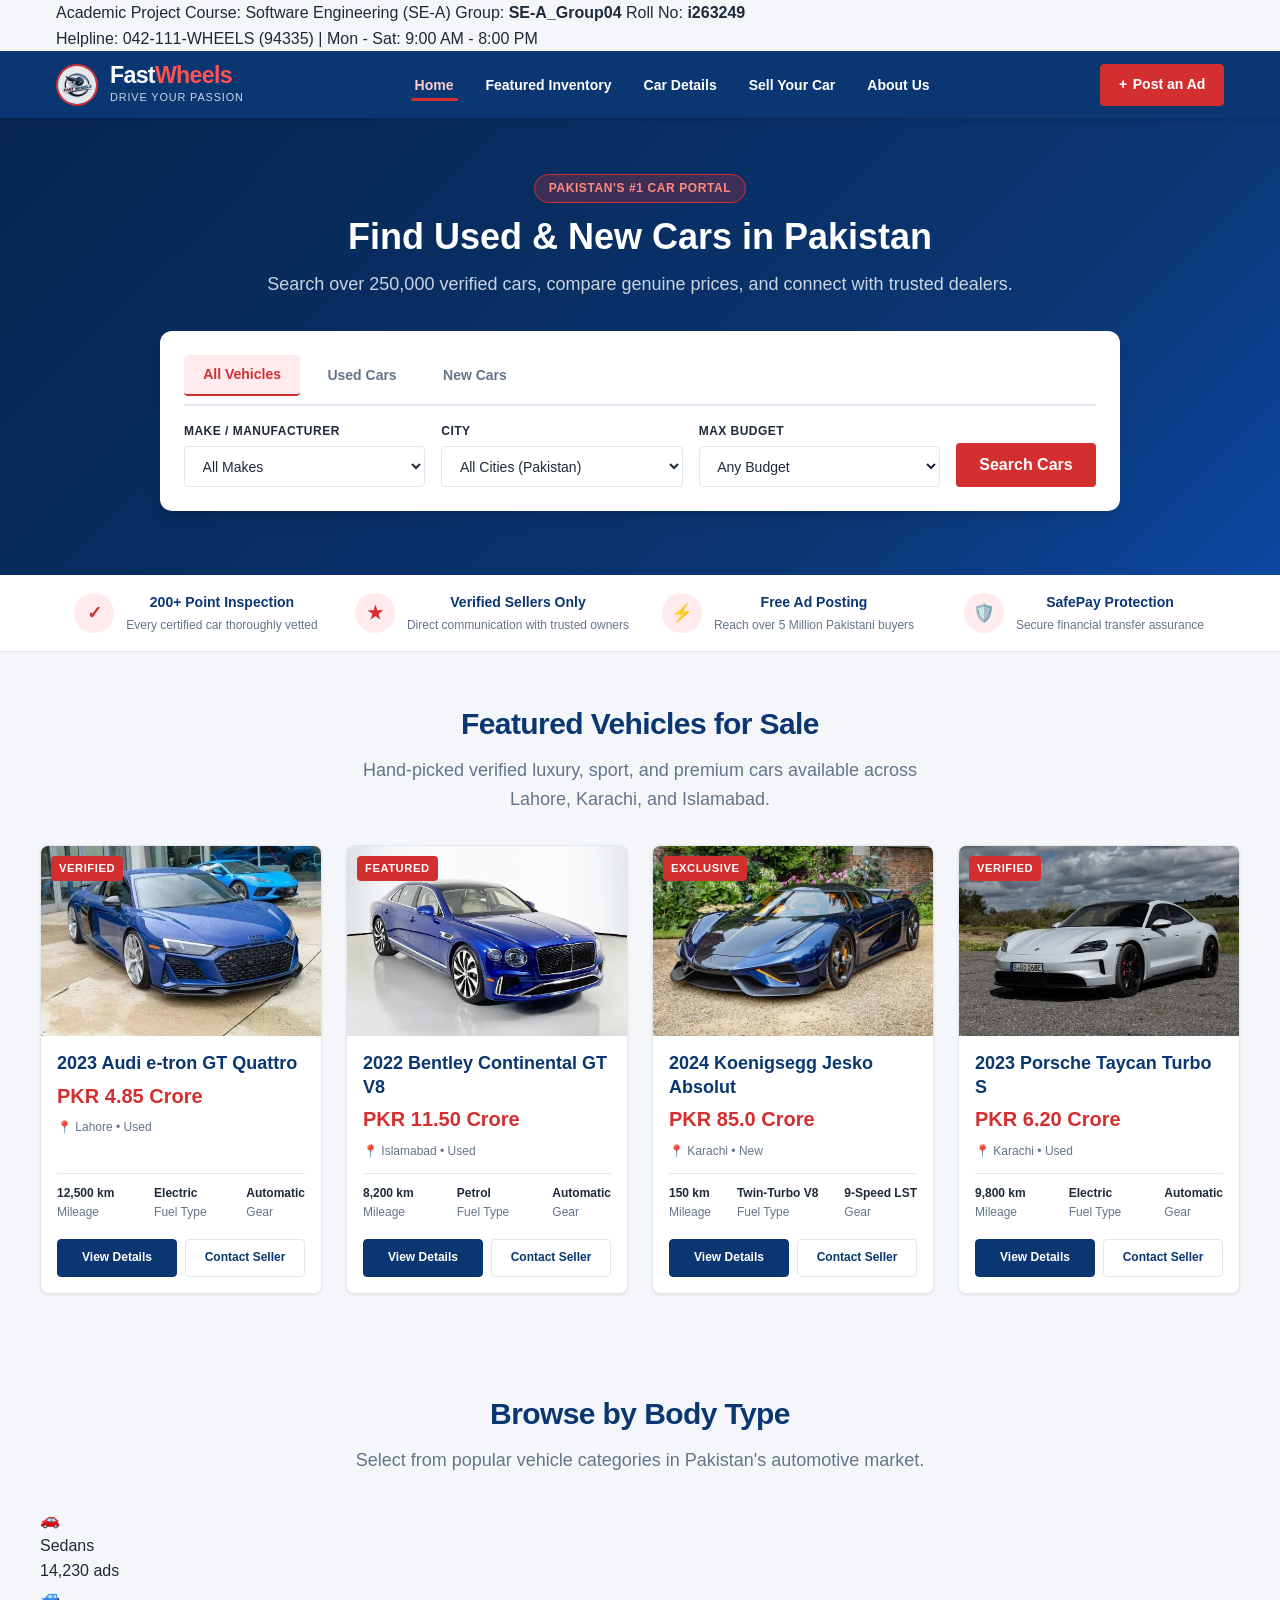
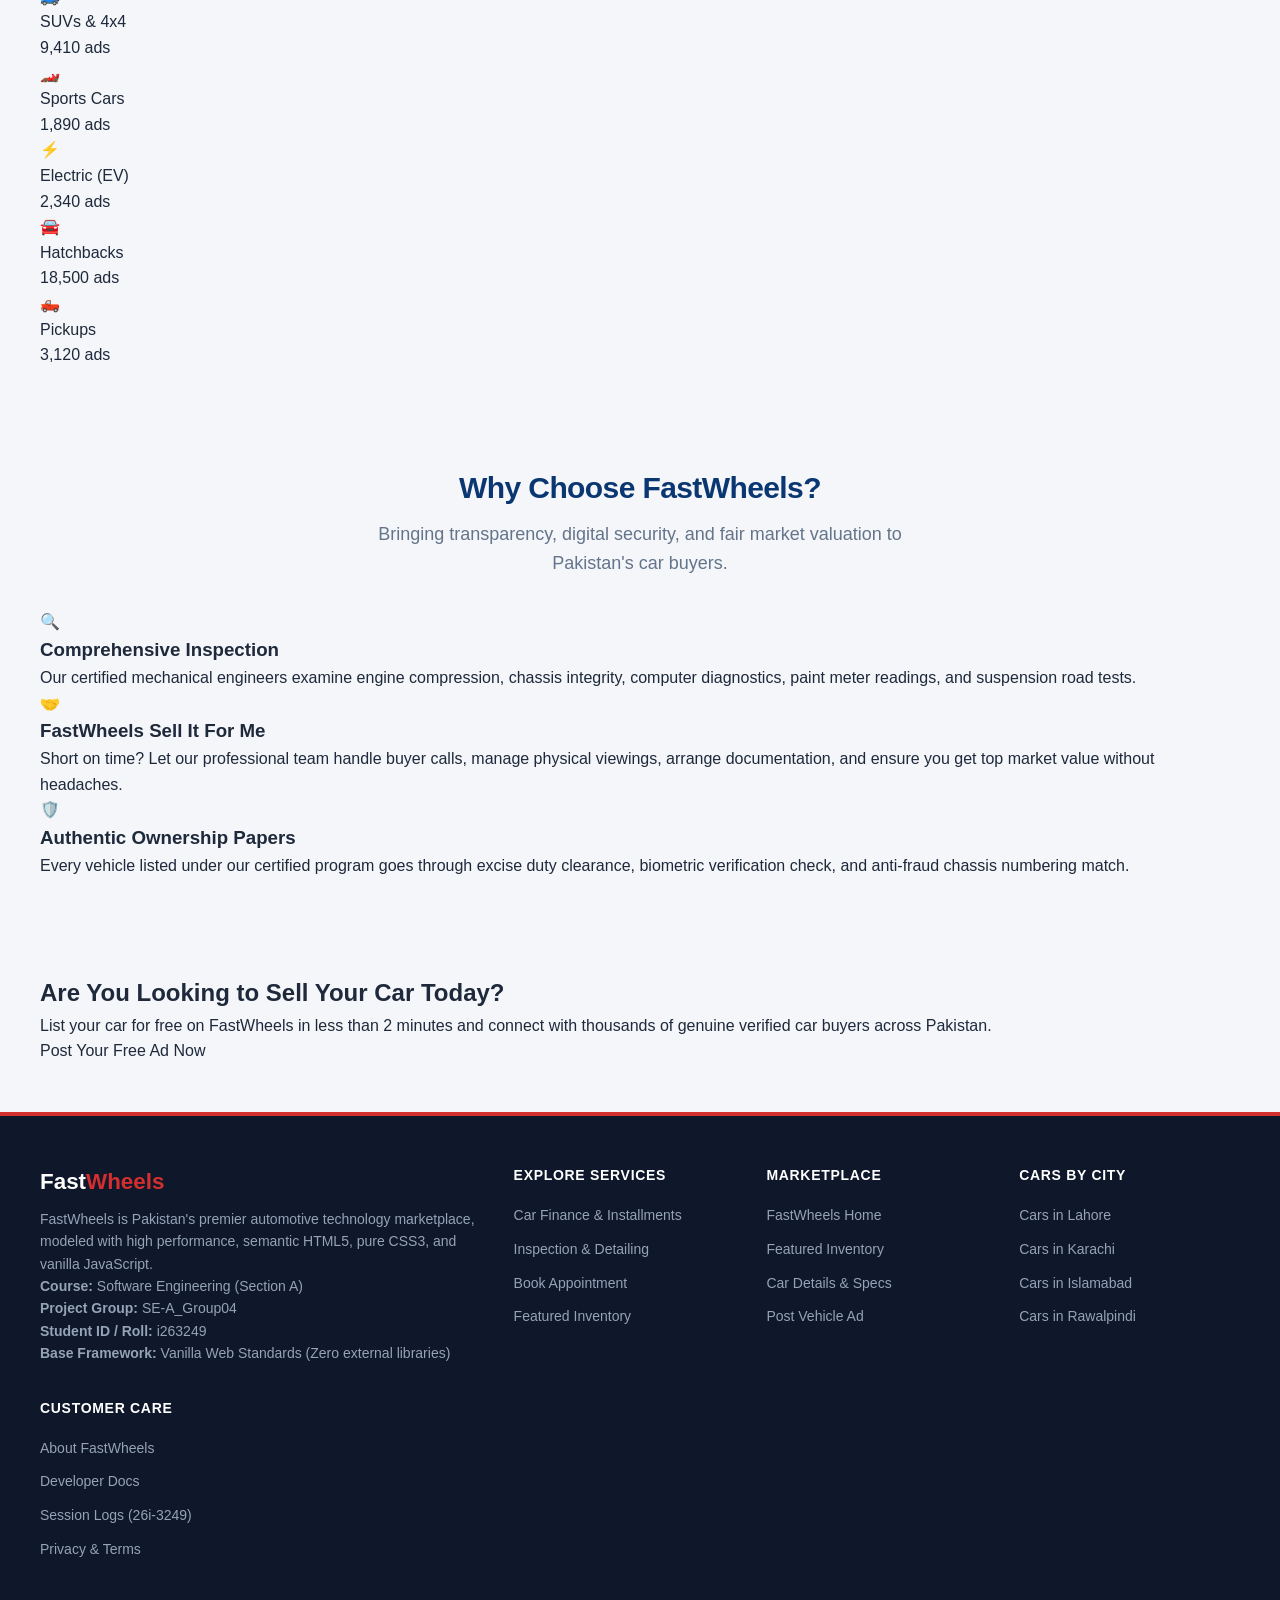
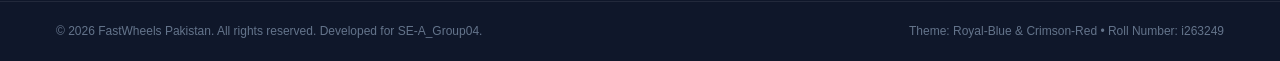
<file: index.html>
<!DOCTYPE html>
<html lang="en">
<head>
  <meta charset="UTF-8">
  <meta name="viewport" content="width=device-width, initial-scale=1.0">
  <meta name="description" content="FastWheels - Pakistan's leading automotive portal for buying and selling new and used cars. Group SE-A_Group04, Roll i263249.">
  <meta name="keywords" content="FastWheels, PakWheels, used cars Pakistan, buy cars Lahore Karachi Islamabad, electric cars Pakistan">
  <meta name="author" content="Group SE-A_Group04 (Roll No. i263249)">
  <title>FastWheels | Pakistan's Premier Automotive Marketplace</title>

  <!-- Shared CSS Stylesheet -->
  <link rel="stylesheet" href="css/styles.css">
  <link rel="icon" type="image/jpeg" href="images/logo.jpeg">
</head>
<body>

  <!-- Accessible Skip Link -->
  <a href="#main-content" class="skip-link">Skip to main content</a>

  <!-- Top Metadata Bar -->
  <aside class="top-bar" aria-label="Course and Academic Information">
    <div class="container top-bar-inner">
      <div class="top-bar-meta">
        <span class="top-bar-badge">Academic Project</span>
        <span>Course: Software Engineering (SE-A)</span>
        <span>Group: <strong>SE-A_Group04</strong></span>
        <span>Roll No: <strong>i263249</strong></span>
      </div>
      <div>
        <span>Helpline: 042-111-WHEELS (94335) | Mon - Sat: 9:00 AM - 8:00 PM</span>
      </div>
    </div>
  </aside>

  <!-- Semantic Header -->
  <header class="site-header" role="banner">
    <div class="container header-inner">
      <!-- Brand Logo & Identity -->
      <a href="index.html" class="brand" aria-label="FastWheels Home">
        <img src="images/logo.jpeg" alt="FastWheels Official Logo" class="brand-logo-img">
        <div class="brand-text">
          <span class="brand-name">Fast<span>Wheels</span></span>
          <span class="brand-tagline">Drive Your Passion</span>
        </div>
      </a>

      <!-- Mobile Navigation Hamburger Button -->
      <button class="mobile-nav-toggle" aria-label="Toggle navigation menu" aria-expanded="false" aria-controls="primary-navigation">
        <svg fill="currentColor" viewBox="0 0 20 20" aria-hidden="true">
          <path fill-rule="evenodd" d="M3 5a1 1 0 011-1h12a1 1 0 110 2H4a1 1 0 01-1-1zM3 10a1 1 0 011-1h12a1 1 0 110 2H4a1 1 0 01-1-1zM3 15a1 1 0 011-1h12a1 1 0 110 2H4a1 1 0 01-1-1z" clip-rule="evenodd"></path>
        </svg>
      </button>

      <!-- Main Semantic Navigation -->
      <nav id="primary-navigation" class="main-nav" role="navigation" aria-label="Main Navigation">
        <ul class="nav-list">
          <li><a href="index.html" class="nav-link active" aria-current="page">Home</a></li>
          <li><a href="pages/used-cars.html" class="nav-link">Featured Inventory</a></li>
          <li><a href="pages/car-details.html" class="nav-link">Car Details</a></li>
          <li><a href="pages/post-ad.html" class="nav-link">Sell Your Car</a></li>
          <li><a href="#about-section" class="nav-link">About Us</a></li>
        </ul>
      </nav>

      <!-- Call to Action Button in Header -->
      <div class="header-cta-group">
        <a href="pages/post-ad.html" class="btn-post-ad">
          <span>+</span> Post an Ad
        </a>
      </div>
    </div>
  </header>

  <!-- Semantic Main Content -->
  <main id="main-content">

    <!-- Hero & Search Section -->
    <section class="hero-section" aria-labelledby="hero-heading">
      <div class="container">
        <div class="hero-content">
          <span class="hero-badge">Pakistan's #1 Car Portal</span>
          <h1 id="hero-heading" class="hero-title">Find Used &amp; New Cars in Pakistan</h1>
          <p class="hero-subtitle">Search over 250,000 verified cars, compare genuine prices, and connect with trusted dealers.</p>
        </div>

        <!-- Quick Search Form Widget -->
        <div class="search-widget" role="search" aria-label="Car Search Widget">
          <div class="search-tabs" role="tablist" aria-label="Vehicle Condition Tabs">
            <button type="button" class="search-tab-btn active" role="tab" aria-selected="true" data-tab="All">All Vehicles</button>
            <button type="button" class="search-tab-btn" role="tab" aria-selected="false" data-tab="Used">Used Cars</button>
            <button type="button" class="search-tab-btn" role="tab" aria-selected="false" data-tab="New">New Cars</button>
          </div>

          <form id="fastwheels-search-form" class="search-form-grid">
            <div class="form-group">
              <label for="search-make">Make / Manufacturer</label>
              <select id="search-make" class="form-control" name="make">
                <option value="All">All Makes</option>
                <option value="Audi">Audi</option>
                <option value="Bentley">Bentley</option>
                <option value="Koenigsegg">Koenigsegg</option>
                <option value="Mazda">Mazda</option>
                <option value="Peugeot">Peugeot</option>
                <option value="Porsche">Porsche</option>
                <option value="Tesla">Tesla</option>
              </select>
            </div>

            <div class="form-group">
              <label for="search-city">City</label>
              <select id="search-city" class="form-control" name="city">
                <option value="All">All Cities (Pakistan)</option>
                <option value="Lahore">Lahore</option>
                <option value="Karachi">Karachi</option>
                <option value="Islamabad">Islamabad</option>
              </select>
            </div>

            <div class="form-group">
              <label for="search-budget">Max Budget</label>
              <select id="search-budget" class="form-control" name="budget">
                <option value="">Any Budget</option>
                <option value="25000000">Under PKR 2.5 Crore</option>
                <option value="50000000">Under PKR 5.0 Crore</option>
                <option value="100000000">Under PKR 10.0 Crore</option>
                <option value="900000000">Luxury / Hypercars (All)</option>
              </select>
            </div>

            <input type="hidden" id="search-condition" value="All">

            <div class="form-group">
              <button type="submit" class="btn-search">Search Cars</button>
            </div>
          </form>
        </div>
      </div>
    </section>

    <!-- Value Highlights Strip -->
    <section class="highlights-bar" aria-label="FastWheels Service Highlights">
      <div class="container highlights-grid">
        <div class="highlight-item">
          <div class="highlight-icon" aria-hidden="true">✓</div>
          <div class="highlight-text">
            <h4>200+ Point Inspection</h4>
            <p>Every certified car thoroughly vetted</p>
          </div>
        </div>
        <div class="highlight-item">
          <div class="highlight-icon" aria-hidden="true">★</div>
          <div class="highlight-text">
            <h4>Verified Sellers Only</h4>
            <p>Direct communication with trusted owners</p>
          </div>
        </div>
        <div class="highlight-item">
          <div class="highlight-icon" aria-hidden="true">⚡</div>
          <div class="highlight-text">
            <h4>Free Ad Posting</h4>
            <p>Reach over 5 Million Pakistani buyers</p>
          </div>
        </div>
        <div class="highlight-item">
          <div class="highlight-icon" aria-hidden="true">🛡️</div>
          <div class="highlight-text">
            <h4>SafePay Protection</h4>
            <p>Secure financial transfer assurance</p>
          </div>
        </div>
      </div>
    </section>

    <!-- Featured Vehicle Listings Section -->
    <section id="featured-vehicles" class="section container" aria-labelledby="featured-heading">
      <div class="section-title-wrap">
        <h2 id="featured-heading" class="section-title">Featured Vehicles for Sale</h2>
        <p class="section-subtitle">Hand-picked verified luxury, sport, and premium cars available across Lahore, Karachi, and Islamabad.</p>
      </div>

      <!-- Populated dynamically via js/main.js and fallback markup -->
      <div id="featured-cars-container" class="cars-grid">
        <!-- Initial semantic fallback rendered for standard search engines & non-JS clients -->
        <article class="car-card" data-id="fw-001">
          <div class="car-card-media">
            <img src="images/audi.webp" alt="Audi e-tron GT Quattro in Metallic Blue" class="car-card-img" loading="lazy">
            <span class="car-card-tag">Verified</span>
          </div>
          <div class="car-card-body">
            <h3 class="car-card-title">2023 Audi e-tron GT Quattro</h3>
            <div class="car-card-price">PKR 4.85 Crore</div>
            <div class="car-card-location">📍 Lahore &bull; Used</div>
            <div class="car-card-specs">
              <div class="car-card-spec-item">
                <span>12,500 km</span>
                <span>Mileage</span>
              </div>
              <div class="car-card-spec-item">
                <span>Electric</span>
                <span>Fuel Type</span>
              </div>
              <div class="car-card-spec-item">
                <span>Automatic</span>
                <span>Gear</span>
              </div>
            </div>
          </div>
          <div class="car-card-actions">
            <button type="button" class="btn-card btn-card-primary" onclick="window.FastWheels.viewCarDetails('fw-001')">View Details</button>
            <button type="button" class="btn-card btn-card-outline" onclick="window.FastWheels.contactSeller('fw-001')">Contact Seller</button>
          </div>
        </article>

        <article class="car-card" data-id="fw-002">
          <div class="car-card-media">
            <img src="images/bentley.webp" alt="Bentley Continental GT V8 Luxury Coupe" class="car-card-img" loading="lazy">
            <span class="car-card-tag">Featured</span>
          </div>
          <div class="car-card-body">
            <h3 class="car-card-title">2022 Bentley Continental GT V8</h3>
            <div class="car-card-price">PKR 11.50 Crore</div>
            <div class="car-card-location">📍 Islamabad &bull; Used</div>
            <div class="car-card-specs">
              <div class="car-card-spec-item">
                <span>8,200 km</span>
                <span>Mileage</span>
              </div>
              <div class="car-card-spec-item">
                <span>Petrol</span>
                <span>Fuel Type</span>
              </div>
              <div class="car-card-spec-item">
                <span>Automatic</span>
                <span>Gear</span>
              </div>
            </div>
          </div>
          <div class="car-card-actions">
            <button type="button" class="btn-card btn-card-primary" onclick="window.FastWheels.viewCarDetails('fw-002')">View Details</button>
            <button type="button" class="btn-card btn-card-outline" onclick="window.FastWheels.contactSeller('fw-002')">Contact Seller</button>
          </div>
        </article>

        <article class="car-card" data-id="fw-003">
          <div class="car-card-media">
            <img src="images/konisegg.webp" alt="Koenigsegg Jesko Absolut Hypercar" class="car-card-img" loading="lazy">
            <span class="car-card-tag">Exclusive</span>
          </div>
          <div class="car-card-body">
            <h3 class="car-card-title">2024 Koenigsegg Jesko Absolut</h3>
            <div class="car-card-price">PKR 85.0 Crore</div>
            <div class="car-card-location">📍 Karachi &bull; New</div>
            <div class="car-card-specs">
              <div class="car-card-spec-item">
                <span>150 km</span>
                <span>Mileage</span>
              </div>
              <div class="car-card-spec-item">
                <span>Twin-Turbo V8</span>
                <span>Fuel Type</span>
              </div>
              <div class="car-card-spec-item">
                <span>9-Speed LST</span>
                <span>Gear</span>
              </div>
            </div>
          </div>
          <div class="car-card-actions">
            <button type="button" class="btn-card btn-card-primary" onclick="window.FastWheels.viewCarDetails('fw-003')">View Details</button>
            <button type="button" class="btn-card btn-card-outline" onclick="window.FastWheels.contactSeller('fw-003')">Contact Seller</button>
          </div>
        </article>

        <article class="car-card" data-id="fw-006">
          <div class="car-card-media">
            <img src="images/taycan.webp" alt="Porsche Taycan Turbo S Sports Sedan" class="car-card-img" loading="lazy">
            <span class="car-card-tag">Verified</span>
          </div>
          <div class="car-card-body">
            <h3 class="car-card-title">2023 Porsche Taycan Turbo S</h3>
            <div class="car-card-price">PKR 6.20 Crore</div>
            <div class="car-card-location">📍 Karachi &bull; Used</div>
            <div class="car-card-specs">
              <div class="car-card-spec-item">
                <span>9,800 km</span>
                <span>Mileage</span>
              </div>
              <div class="car-card-spec-item">
                <span>Electric</span>
                <span>Fuel Type</span>
              </div>
              <div class="car-card-spec-item">
                <span>Automatic</span>
                <span>Gear</span>
              </div>
            </div>
          </div>
          <div class="car-card-actions">
            <button type="button" class="btn-card btn-card-primary" onclick="window.FastWheels.viewCarDetails('fw-006')">View Details</button>
            <button type="button" class="btn-card btn-card-outline" onclick="window.FastWheels.contactSeller('fw-006')">Contact Seller</button>
          </div>
        </article>
      </div>
    </section>

    <!-- Browse by Category Section -->
    <section class="section container" aria-labelledby="categories-heading">
      <div class="section-title-wrap">
        <h2 id="categories-heading" class="section-title">Browse by Body Type</h2>
        <p class="section-subtitle">Select from popular vehicle categories in Pakistan's automotive market.</p>
      </div>

      <div class="categories-grid">
        <div class="category-card" tabindex="0" role="button" aria-label="Browse Sedans">
          <div class="category-icon">🚗</div>
          <div class="category-name">Sedans</div>
          <div class="category-count">14,230 ads</div>
        </div>
        <div class="category-card" tabindex="0" role="button" aria-label="Browse SUVs and Crossovers">
          <div class="category-icon">🚙</div>
          <div class="category-name">SUVs &amp; 4x4</div>
          <div class="category-count">9,410 ads</div>
        </div>
        <div class="category-card" tabindex="0" role="button" aria-label="Browse Sports Cars and Hypercars">
          <div class="category-icon">🏎️</div>
          <div class="category-name">Sports Cars</div>
          <div class="category-count">1,890 ads</div>
        </div>
        <div class="category-card" tabindex="0" role="button" aria-label="Browse Electric Vehicles">
          <div class="category-icon">⚡</div>
          <div class="category-name">Electric (EV)</div>
          <div class="category-count">2,340 ads</div>
        </div>
        <div class="category-card" tabindex="0" role="button" aria-label="Browse Hatchbacks">
          <div class="category-icon">🚘</div>
          <div class="category-name">Hatchbacks</div>
          <div class="category-count">18,500 ads</div>
        </div>
        <div class="category-card" tabindex="0" role="button" aria-label="Browse Commercial and Pickups">
          <div class="category-icon">🛻</div>
          <div class="category-name">Pickups</div>
          <div class="category-count">3,120 ads</div>
        </div>
      </div>
    </section>

    <!-- Value Proposition Section -->
    <section id="about-section" class="section container" aria-labelledby="why-heading">
      <div class="section-title-wrap">
        <h2 id="why-heading" class="section-title">Why Choose FastWheels?</h2>
        <p class="section-subtitle">Bringing transparency, digital security, and fair market valuation to Pakistan's car buyers.</p>
      </div>

      <div class="value-props-grid">
        <article class="prop-card">
          <div class="prop-card-icon">🔍</div>
          <h3 class="prop-card-title">Comprehensive Inspection</h3>
          <p class="prop-card-text">Our certified mechanical engineers examine engine compression, chassis integrity, computer diagnostics, paint meter readings, and suspension road tests.</p>
        </article>

        <article class="prop-card">
          <div class="prop-card-icon">🤝</div>
          <h3 class="prop-card-title">FastWheels Sell It For Me</h3>
          <p class="prop-card-text">Short on time? Let our professional team handle buyer calls, manage physical viewings, arrange documentation, and ensure you get top market value without headaches.</p>
        </article>

        <article class="prop-card">
          <div class="prop-card-icon">🛡️</div>
          <h3 class="prop-card-title">Authentic Ownership Papers</h3>
          <p class="prop-card-text">Every vehicle listed under our certified program goes through excise duty clearance, biometric verification check, and anti-fraud chassis numbering match.</p>
        </article>
      </div>
    </section>

    <!-- Call to Action Banner -->
    <section class="section container" aria-label="Sell Car Call to Action">
      <div class="cta-banner">
        <h2 class="cta-banner-title">Are You Looking to Sell Your Car Today?</h2>
        <p class="cta-banner-text">List your car for free on FastWheels in less than 2 minutes and connect with thousands of genuine verified car buyers across Pakistan.</p>
        <a href="pages/post-ad.html" class="btn-cta">Post Your Free Ad Now</a>
      </div>
    </section>

  </main>

  <!-- Semantic Footer -->
  <footer class="site-footer" role="contentinfo">
    <div class="container footer-top">
      <div class="footer-grid">
        <!-- Brand & Assignment Info -->
        <div class="footer-brand">
          <h3>Fast<span>Wheels</span></h3>
          <p>FastWheels is Pakistan's premier automotive technology marketplace, modeled with high performance, semantic HTML5, pure CSS3, and vanilla JavaScript.</p>
          <div class="footer-meta-box">
            <p><strong>Course:</strong> Software Engineering (Section A)</p>
            <p><strong>Project Group:</strong> SE-A_Group04</p>
            <p><strong>Student ID / Roll:</strong> i263249</p>
            <p><strong>Base Framework:</strong> Vanilla Web Standards (Zero external libraries)</p>
          </div>
        </div>

        <!-- Services Links -->
        <div class="footer-col">
          <h4>Explore Services</h4>
          <ul class="footer-links">
            <li><a href="pages/car-finance.html">Car Finance &amp; Installments</a></li>
            <li><a href="pages/inspection-detailing.html">Inspection &amp; Detailing</a></li>
            <li><a href="pages/book-appointment.html">Book Appointment</a></li>
            <li><a href="pages/used-cars.html">Featured Inventory</a></li>
          </ul>
        </div>

        <!-- Quick Links -->
        <div class="footer-col">
          <h4>Marketplace</h4>
          <ul class="footer-links">
            <li><a href="index.html">FastWheels Home</a></li>
            <li><a href="pages/used-cars.html">Featured Inventory</a></li>
            <li><a href="pages/car-details.html">Car Details &amp; Specs</a></li>
            <li><a href="pages/post-ad.html">Post Vehicle Ad</a></li>
          </ul>
        </div>

        <!-- Major Cities -->
        <div class="footer-col">
          <h4>Cars by City</h4>
          <ul class="footer-links">
            <li><a href="pages/used-cars.html?city=Lahore">Cars in Lahore</a></li>
            <li><a href="pages/used-cars.html?city=Karachi">Cars in Karachi</a></li>
            <li><a href="pages/used-cars.html?city=Islamabad">Cars in Islamabad</a></li>
            <li><a href="pages/used-cars.html?city=Rawalpindi">Cars in Rawalpindi</a></li>
          </ul>
        </div>

        <!-- Support & Policies -->
        <div class="footer-col">
          <h4>Customer Care</h4>
          <ul class="footer-links">
            <li><a href="#about-section">About FastWheels</a></li>
            <li><a href="docs/README.md">Developer Docs</a></li>
            <li><a href="docs/ai-logs/26i-3249/session-01-base-setup.md">Session Logs (26i-3249)</a></li>
            <li><a href="#primary-navigation">Privacy &amp; Terms</a></li>
          </ul>
        </div>
      </div>
    </div>

    <!-- Bottom Copyright -->
    <div class="footer-bottom">
      <div class="container footer-bottom-inner">
        <div>
          &copy; 2026 FastWheels Pakistan. All rights reserved. Developed for SE-A_Group04.
        </div>
        <div>
          Theme: Royal-Blue &amp; Crimson-Red &bull; Roll Number: i263249
        </div>
      </div>
    </div>
  </footer>

  <!-- Vanilla JavaScript -->
  <script src="js/main.js"></script>
</body>
</html>
</file>
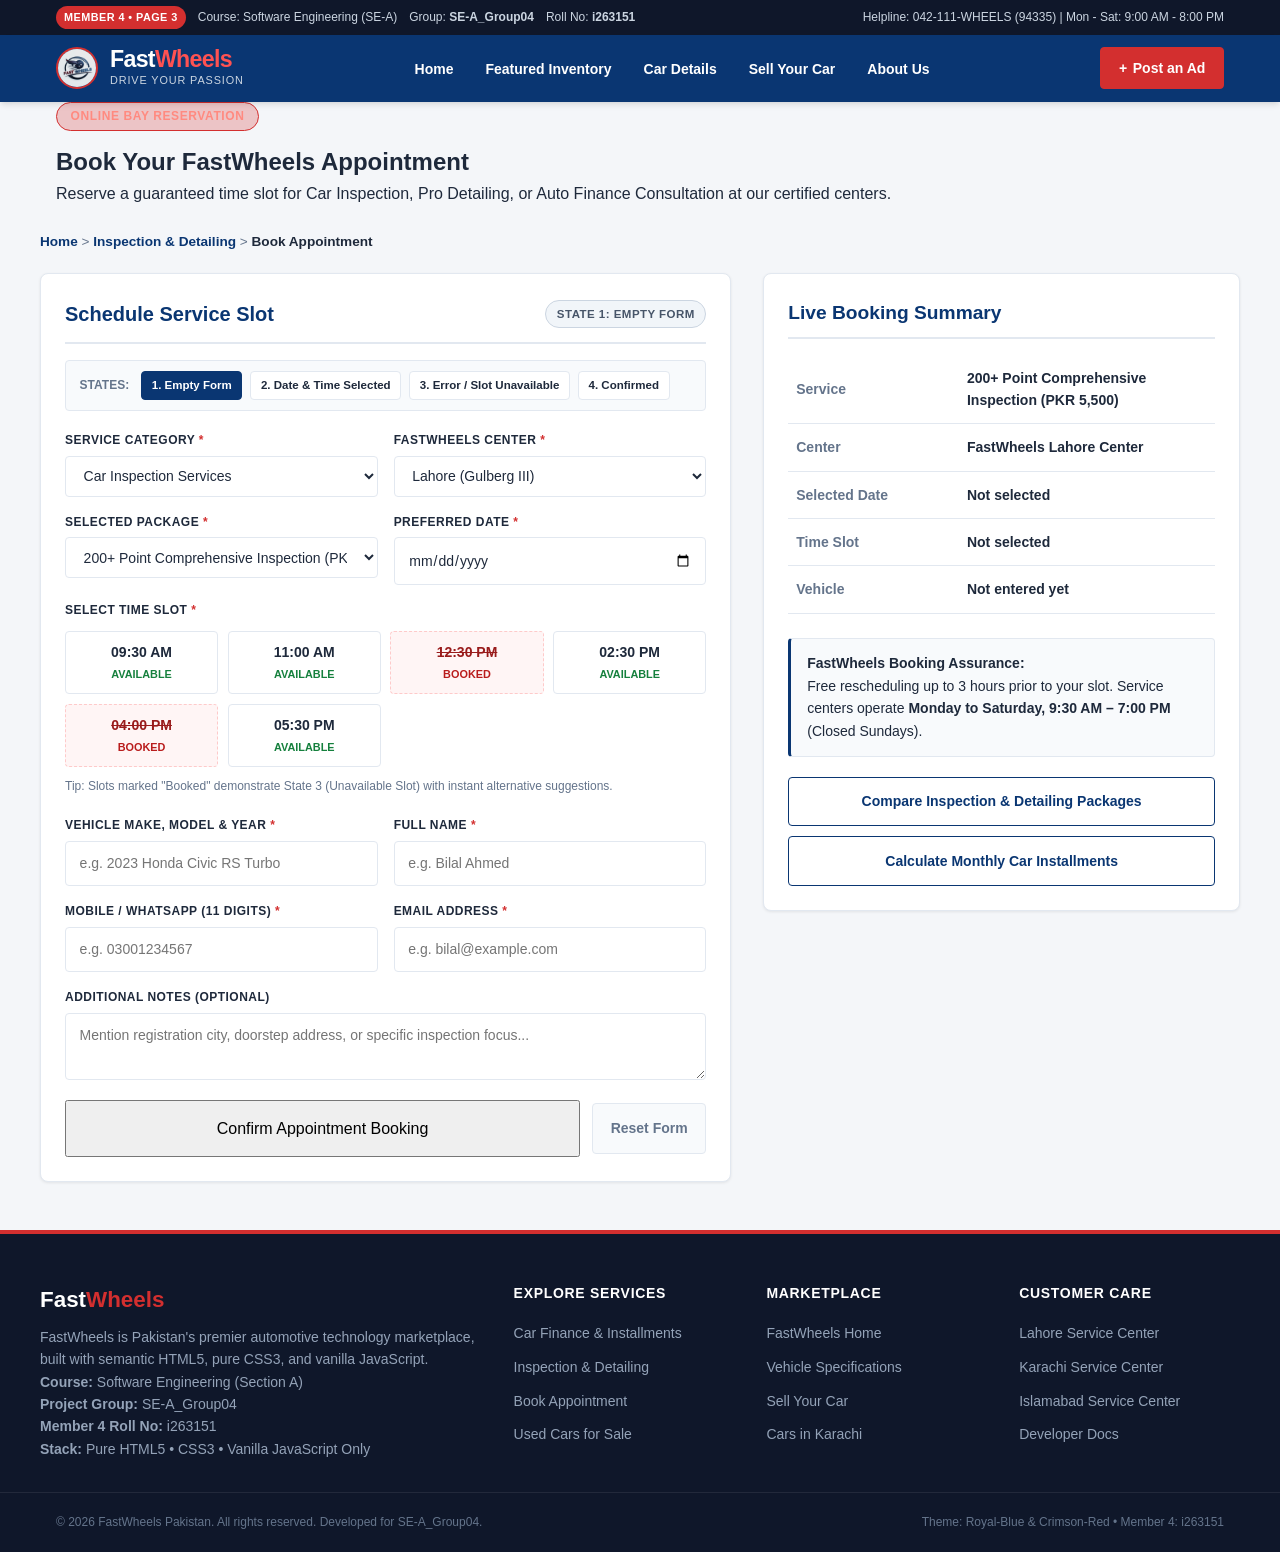
<file: pages/book-appointment.html>
<!DOCTYPE html>
<html lang="en">
<head>
  <meta charset="UTF-8">
  <meta name="viewport" content="width=device-width, initial-scale=1.0">
  <meta name="description" content="Book your FastWheels Car Inspection, Detailing, or Auto Finance consultation appointment online across Lahore, Karachi, Islamabad, and Rawalpindi.">
  <title>Book Appointment | FastWheels Pakistan</title>

  <!-- Shared & Services Stylesheets -->
  <link rel="stylesheet" href="../css/styles.css">
  <link rel="stylesheet" href="../css/services.css">
  <link rel="icon" type="image/jpeg" href="../images/logo.jpeg">
</head>
<body>

  <!-- Accessible Skip Link -->
  <a href="#main-content" class="skip-link">Skip to main content</a>

  <!-- Top Academic Metadata Bar -->
  <aside class="top-bar" aria-label="Course and Academic Information">
    <div class="container top-bar-inner">
      <div class="top-bar-meta">
        <span class="top-bar-badge">Member 4 &bull; Page 3</span>
        <span>Course: Software Engineering (SE-A)</span>
        <span>Group: <strong>SE-A_Group04</strong></span>
        <span>Roll No: <strong>i263151</strong></span>
      </div>
      <div>
        <span>Helpline: 042-111-WHEELS (94335) | Mon - Sat: 9:00 AM - 8:00 PM</span>
      </div>
    </div>
  </aside>

  <!-- Semantic Header -->
  <header class="site-header" role="banner">
    <div class="container header-inner">

      <button class="mobile-nav-toggle" aria-label="Toggle navigation menu" aria-expanded="false" aria-controls="primary-navigation">
        <svg fill="currentColor" viewBox="0 0 20 20" aria-hidden="true" width="24" height="24">
          <path fill-rule="evenodd" d="M3 5a1 1 0 011-1h12a1 1 0 110 2H4a1 1 0 01-1-1zM3 10a1 1 0 011-1h12a1 1 0 110 2H4a1 1 0 01-1-1zM3 15a1 1 0 011-1h12a1 1 0 110 2H4a1 1 0 01-1-1z" clip-rule="evenodd"></path>
        </svg>
      </button>

      <a href="../index.html" class="brand" aria-label="FastWheels Home">
        <img src="../images/logo.jpeg" alt="FastWheels Official Logo" class="brand-logo-img">
        <div class="brand-text">
          <span class="brand-name">Fast<span>Wheels</span></span>
          <span class="brand-tagline">Drive Your Passion</span>
        </div>
      </a>

      <nav id="primary-navigation" class="main-nav" role="navigation" aria-label="Main Navigation">
        <ul class="nav-list">
          <li><a href="../index.html" class="nav-link">Home</a></li>
          <li><a href="used-cars.html" class="nav-link">Featured Inventory</a></li>
          <li><a href="car-details.html" class="nav-link">Car Details</a></li>
          <li><a href="post-ad.html" class="nav-link">Sell Your Car</a></li>
          <li><a href="../index.html#about-section" class="nav-link">About Us</a></li>
        </ul>
      </nav>

      <div class="header-cta-group">
        <a href="post-ad.html" class="btn-post-ad">
          <span>+</span> <span class="desktop-text">Post an Ad</span>
        </a>
      </div>
    </div>
  </header>

  <!-- Royal Blue Hero Banner -->
  <section class="search-banner" aria-labelledby="appointment-hero-title">
    <div class="container">
      <span class="hero-badge">Online Bay Reservation</span>
      <h1 id="appointment-hero-title" class="search-banner-title">Book Your FastWheels Appointment</h1>
      <p class="search-banner-subtitle">Reserve a guaranteed time slot for Car Inspection, Pro Detailing, or Auto Finance Consultation at our certified centers.</p>
    </div>
  </section>

  <!-- Semantic Main Content -->
  <main id="main-content" class="container section" style="padding-top: 1.5rem;">

    <!-- Breadcrumb -->
    <nav class="breadcrumb-nav" aria-label="Breadcrumbs">
      <a href="../index.html">Home</a> &gt;
      <a href="inspection-detailing.html">Inspection &amp; Detailing</a> &gt;
      <span class="breadcrumb-current">Book Appointment</span>
    </nav>

    <!-- Two-Column Layout: Left Booking Form (4 States) | Right Live Summary -->
    <div class="services-two-col">

      <!-- ===================================================================
           LEFT COLUMN: 4-STATE APPOINTMENT BOOKING CARD
           State 1: Empty Form
           State 2: Date & Time Selected
           State 3: Error / Time Slot Unavailable
           State 4: Successful Booking / Confirmation
           =================================================================== -->
      <section class="inquiry-card" style="margin-top: 0;" aria-labelledby="booking-form-heading">

        <!-- Header with Live State Indicator Badge -->
        <div class="inquiry-header-status">
          <h2 id="booking-form-heading" style="font-size: 1.25rem; font-weight: 700; color: var(--color-primary); margin: 0;">
            Schedule Service Slot
          </h2>
          <span class="inquiry-state-badge badge-state-empty" id="appointment-state-badge">
            State 1: Empty Form
          </span>
        </div>

        <!-- Quick State Preview Controls (Allows easy testing of all 4 states) -->
        <div class="state-preview-bar" role="group" aria-label="Appointment Interface States">
          <span class="state-preview-label">States:</span>
          <button type="button" class="state-pill-btn active" data-state="1" onclick="previewAppointmentState(1)">1. Empty Form</button>
          <button type="button" class="state-pill-btn" data-state="2" onclick="previewAppointmentState(2)">2. Date &amp; Time Selected</button>
          <button type="button" class="state-pill-btn" data-state="3" onclick="previewAppointmentState(3)">3. Error / Slot Unavailable</button>
          <button type="button" class="state-pill-btn" data-state="4" onclick="previewAppointmentState(4)">4. Confirmed</button>
        </div>

        <!-- State 3 Alert Banner: Time Slot Unavailable -->
        <div id="slot-unavailable-banner" class="slot-alert-banner" role="alert" aria-live="polite">
          <strong>Time Slot Unavailable</strong>
          <span id="slot-unavailable-text">The selected time slot is already booked. Please choose an available slot below.</span>
          <div id="slot-suggestions-row" class="slot-suggestions-row"></div>
        </div>

        <!-- Interactive Booking Form (States 1, 2, 3) -->
        <form id="appointment-booking-form" novalidate onsubmit="handleAppointmentSubmit(event)">

          <!-- Step 1: Service & Location -->
          <div class="form-grid-2">
            <div class="form-group">
              <label for="appt-category">Service Category <span class="required-mark">*</span></label>
              <select id="appt-category" class="form-control">
                <option value="inspection">Car Inspection Services</option>
                <option value="detailing">Car Detailing &amp; Ceramic</option>
                <option value="finance">Car Finance Consultation</option>
              </select>
            </div>

            <div class="form-group">
              <label for="appt-city">FastWheels Center <span class="required-mark">*</span></label>
              <select id="appt-city" class="form-control">
                <option value="Lahore">Lahore (Gulberg III)</option>
                <option value="Karachi">Karachi (DHA Phase 6)</option>
                <option value="Islamabad">Islamabad (Blue Area)</option>
                <option value="Rawalpindi">Rawalpindi (Saddar)</option>
              </select>
            </div>
          </div>

          <div class="form-grid-2">
            <div class="form-group">
              <label for="appt-service">Selected Package <span class="required-mark">*</span></label>
              <select id="appt-service" class="form-control">
                <!-- Populated dynamically by js/services.js -->
              </select>
            </div>

            <div class="form-group">
              <label for="appt-date">Preferred Date <span class="required-mark">*</span></label>
              <input type="date" id="appt-date" class="form-control">
              <span class="field-error-msg" id="error-appt-date">Please select an open date (Mon - Sat).</span>
            </div>
          </div>

          <!-- Step 2: Time Slot Picker -->
          <div class="form-group" style="margin-bottom: 1.25rem;">
            <label>Select Time Slot <span class="required-mark">*</span></label>
            <div id="time-slots-container" class="time-slots-grid" role="group" aria-label="Available Appointment Time Slots">
              <!-- Populated dynamically by js/services.js -->
            </div>
            <span class="helper-note">Tip: Slots marked "Booked" demonstrate State 3 (Unavailable Slot) with instant alternative suggestions.</span>
            <span class="field-error-msg" id="error-appt-slot">Please select an available time slot to continue.</span>
          </div>

          <!-- Step 3: Vehicle & Contact Details -->
          <div class="form-grid-2">
            <div class="form-group">
              <label for="appt-vehicle">Vehicle Make, Model &amp; Year <span class="required-mark">*</span></label>
              <input type="text" id="appt-vehicle" class="form-control" placeholder="e.g. 2023 Honda Civic RS Turbo">
              <span class="field-error-msg" id="error-appt-vehicle">Please enter your vehicle make and model.</span>
            </div>

            <div class="form-group">
              <label for="appt-name">Full Name <span class="required-mark">*</span></label>
              <input type="text" id="appt-name" class="form-control" placeholder="e.g. Bilal Ahmed">
              <span class="field-error-msg" id="error-appt-name">Please enter your full name.</span>
            </div>
          </div>

          <div class="form-grid-2">
            <div class="form-group">
              <label for="appt-phone">Mobile / WhatsApp (11 Digits) <span class="required-mark">*</span></label>
              <input type="tel" id="appt-phone" class="form-control" placeholder="e.g. 03001234567">
              <span class="field-error-msg" id="error-appt-phone">Enter a valid 11-digit Pakistani mobile number.</span>
            </div>

            <div class="form-group">
              <label for="appt-email">Email Address <span class="required-mark">*</span></label>
              <input type="email" id="appt-email" class="form-control" placeholder="e.g. bilal@example.com">
              <span class="field-error-msg" id="error-appt-email">Please provide a valid email address.</span>
            </div>
          </div>

          <div class="form-group" style="margin-bottom: 1.25rem;">
            <label for="appt-notes">Additional Notes (Optional)</label>
            <textarea id="appt-notes" rows="2" class="form-control" placeholder="Mention registration city, doorstep address, or specific inspection focus..."></textarea>
          </div>

          <!-- Submit & Reset Actions -->
          <div style="display: flex; gap: 0.75rem; align-items: center; flex-wrap: wrap;">
            <button type="submit" class="btn-search-action" style="flex: 1; padding: 0.85rem 1.5rem;">
              Confirm Appointment Booking
            </button>
            <button type="button" class="btn-small-reset" style="padding: 0.85rem 1.1rem;" onclick="resetAppointmentForm()">
              Reset Form
            </button>
          </div>
        </form>

        <!-- State 4 View: Successful Booking / Confirmation -->
        <div class="inquiry-success-view" id="booking-success-container">
          <div class="inquiry-success-icon" aria-hidden="true">✓</div>
          <h3 class="inquiry-success-title">Appointment Confirmed!</h3>
          <span id="confirm-ref-code" class="confirmation-ref-badge">Booking Ref: #FW-APT-48219</span>
          <p class="inquiry-success-text">
            Thank you, <strong id="confirm-customer-name">Customer</strong>! Your FastWheels service bay has been reserved. Our center coordinator will reach out on your mobile number before your slot.
          </p>

          <div class="confirmation-details-box">
            <table class="specs-grid-table" aria-label="Confirmed Booking Details">
              <tbody>
                <tr>
                  <th scope="row">Service</th>
                  <td id="confirm-service">200+ Point Comprehensive Inspection</td>
                </tr>
                <tr>
                  <th scope="row">Center</th>
                  <td id="confirm-center">FastWheels Lahore Center</td>
                </tr>
                <tr>
                  <th scope="row">Date &amp; Time</th>
                  <td id="confirm-datetime">Tomorrow at 11:00 AM</td>
                </tr>
                <tr>
                  <th scope="row">Vehicle</th>
                  <td id="confirm-vehicle">2023 Honda Civic RS Turbo</td>
                </tr>
                <tr>
                  <th scope="row">Contact</th>
                  <td id="confirm-phone">03001234567</td>
                </tr>
              </tbody>
            </table>
          </div>

          <div style="display: flex; gap: 0.75rem; justify-content: center; flex-wrap: wrap;">
            <button type="button" class="btn-search-action" onclick="resetAppointmentForm()">
              Book Another Appointment
            </button>
            <a href="inspection-detailing.html" class="btn-full-link btn-outline-primary" style="width: auto; padding: 0.75rem 1.25rem;">
              Back to Services
            </a>
          </div>
        </div>

      </section>

      <!-- ===================================================================
           RIGHT COLUMN: LIVE BOOKING SUMMARY & CENTER ASSURANCE
           =================================================================== -->
      <aside class="service-card-panel finance-summary-sticky" aria-labelledby="booking-summary-heading">
        <h2 id="booking-summary-heading" class="panel-heading">Live Booking Summary</h2>

        <table class="specs-grid-table" aria-label="Live Appointment Selection">
          <tbody>
            <tr>
              <th scope="row">Service</th>
              <td id="summary-appt-service">200+ Point Comprehensive Inspection</td>
            </tr>
            <tr>
              <th scope="row">Center</th>
              <td id="summary-appt-city">FastWheels Lahore Center</td>
            </tr>
            <tr>
              <th scope="row">Selected Date</th>
              <td id="summary-appt-date">Not selected</td>
            </tr>
            <tr>
              <th scope="row">Time Slot</th>
              <td id="summary-appt-time">Not selected</td>
            </tr>
            <tr>
              <th scope="row">Vehicle</th>
              <td id="summary-appt-vehicle">Not entered yet</td>
            </tr>
          </tbody>
        </table>

        <div class="seller-comments-box">
          <strong>FastWheels Booking Assurance:</strong><br>
          Free rescheduling up to 3 hours prior to your slot. Service centers operate <strong>Monday to Saturday, 9:30 AM &ndash; 7:00 PM</strong> (Closed Sundays).
        </div>

        <div class="finance-actions-stack">
          <a href="inspection-detailing.html" class="btn-full-link btn-outline-primary">
            Compare Inspection &amp; Detailing Packages
          </a>
          <a href="car-finance.html" class="btn-full-link btn-outline-primary">
            Calculate Monthly Car Installments
          </a>
        </div>
      </aside>

    </div>

  </main>

  <!-- Semantic Footer -->
  <footer class="site-footer" role="contentinfo">
    <div class="container footer-top">
      <div class="footer-grid">
        <div class="footer-brand">
          <h3>Fast<span>Wheels</span></h3>
          <p>FastWheels is Pakistan's premier automotive technology marketplace, built with semantic HTML5, pure CSS3, and vanilla JavaScript.</p>
          <div class="footer-meta-box">
            <p><strong>Course:</strong> Software Engineering (Section A)</p>
            <p><strong>Project Group:</strong> SE-A_Group04</p>
            <p><strong>Member 4 Roll No:</strong> i263151</p>
            <p><strong>Stack:</strong> Pure HTML5 &bull; CSS3 &bull; Vanilla JavaScript Only</p>
          </div>
        </div>

        <div class="footer-col">
          <h4>Explore Services</h4>
          <ul class="footer-links">
            <li><a href="car-finance.html">Car Finance &amp; Installments</a></li>
            <li><a href="inspection-detailing.html">Inspection &amp; Detailing</a></li>
            <li><a href="book-appointment.html">Book Appointment</a></li>
            <li><a href="used-cars.html">Used Cars for Sale</a></li>
          </ul>
        </div>

        <div class="footer-col">
          <h4>Marketplace</h4>
          <ul class="footer-links">
            <li><a href="../index.html">FastWheels Home</a></li>
            <li><a href="car-details.html">Vehicle Specifications</a></li>
            <li><a href="post-ad.html">Sell Your Car</a></li>
            <li><a href="used-cars.html?city=Karachi">Cars in Karachi</a></li>
          </ul>
        </div>

        <div class="footer-col">
          <h4>Customer Care</h4>
          <ul class="footer-links">
            <li><a href="book-appointment.html?city=Lahore">Lahore Service Center</a></li>
            <li><a href="book-appointment.html?city=Karachi">Karachi Service Center</a></li>
            <li><a href="book-appointment.html?city=Islamabad">Islamabad Service Center</a></li>
            <li><a href="../docs/README.md">Developer Docs</a></li>
          </ul>
        </div>
      </div>
    </div>

    <div class="footer-bottom">
      <div class="container footer-bottom-inner">
        <div>&copy; 2026 FastWheels Pakistan. All rights reserved. Developed for SE-A_Group04.</div>
        <div>Theme: Royal-Blue &amp; Crimson-Red &bull; Member 4: i263151</div>
      </div>
    </div>
  </footer>

  <!-- Shared & Member 4 Vanilla JavaScript -->
  <script src="../js/main.js"></script>
  <script src="../js/services.js"></script>
</body>
</html>
</file>
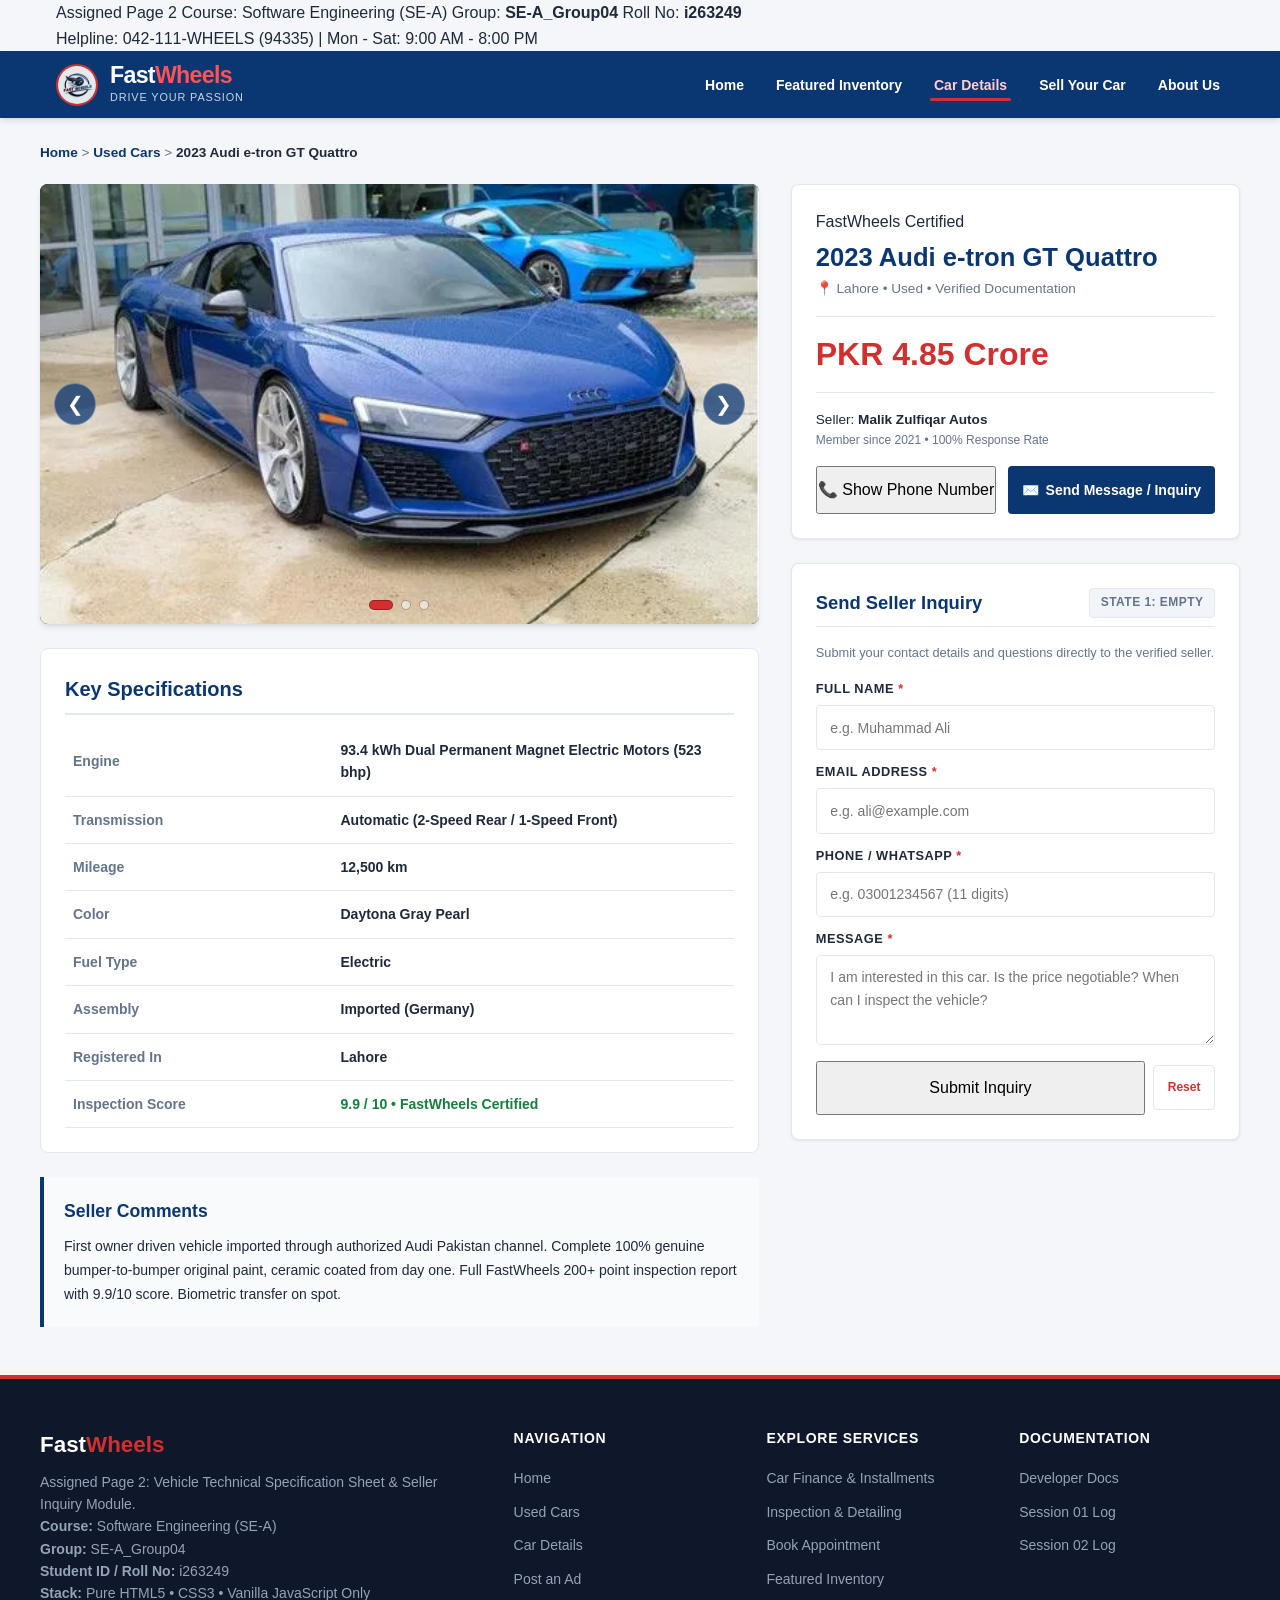
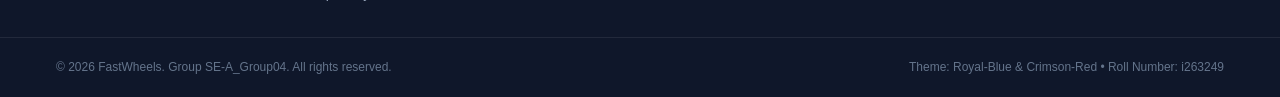
<file: pages/car-details.html>
<!DOCTYPE html>
<html lang="en">
<head>
  <meta charset="UTF-8">
  <meta name="viewport" content="width=device-width, initial-scale=1.0">
  <meta name="description" content="Vehicle details, technical specifications, and seller inquiry on FastWheels. Pure HTML5, CSS3, and vanilla JS. Group SE-A_Group04, Roll No. i263249.">
  <title>Vehicle Details &amp; Specifications | FastWheels</title>

  <!-- Shared Stylesheet -->
  <link rel="stylesheet" href="../css/styles.css">
  <link rel="icon" type="image/jpeg" href="../images/logo.jpeg">
</head>
<body>

  <!-- Accessible Skip Link -->
  <a href="#main-content" class="skip-link">Skip to main content</a>

  <!-- Academic Top Metadata Bar -->
  <aside class="top-bar" aria-label="Course and Academic Information">
    <div class="container top-bar-inner">
      <div class="top-bar-meta">
        <span class="top-bar-badge">Assigned Page 2</span>
        <span>Course: Software Engineering (SE-A)</span>
        <span>Group: <strong>SE-A_Group04</strong></span>
        <span>Roll No: <strong>i263249</strong></span>
      </div>
      <div>
        <span>Helpline: 042-111-WHEELS (94335) | Mon - Sat: 9:00 AM - 8:00 PM</span>
      </div>
    </div>
  </aside>

  <!-- Semantic Header (Clean navigation links without teammate's sell car feature logic) -->
  <header class="site-header" role="banner">
    <div class="container header-inner">

      <!-- Mobile Hamburger Toggle (<768px: Left via CSS order: 1) -->
      <button class="mobile-nav-toggle" aria-label="Toggle navigation menu" aria-expanded="false" aria-controls="primary-navigation">
        <svg fill="currentColor" viewBox="0 0 20 20" aria-hidden="true" width="24" height="24">
          <path fill-rule="evenodd" d="M3 5a1 1 0 011-1h12a1 1 0 110 2H4a1 1 0 01-1-1zM3 10a1 1 0 011-1h12a1 1 0 110 2H4a1 1 0 01-1-1zM3 15a1 1 0 011-1h12a1 1 0 110 2H4a1 1 0 01-1-1z" clip-rule="evenodd"></path>
        </svg>
      </button>

      <!-- FastWheels Brand Identity (Left on Desktop, Center on Mobile) -->
      <a href="../index.html" class="brand" aria-label="FastWheels Home">
        <img src="../images/logo.jpeg" alt="FastWheels Official Logo" class="brand-logo-img">
        <div class="brand-text">
          <span class="brand-name">Fast<span>Wheels</span></span>
          <span class="brand-tagline">Drive Your Passion</span>
        </div>
      </a>

      <!-- Clean Semantic Navigation Links -->
      <nav id="primary-navigation" class="main-nav" role="navigation" aria-label="Main Navigation">
        <ul class="nav-list">
          <li><a href="../index.html" class="nav-link">Home</a></li>
          <li><a href="used-cars.html" class="nav-link">Featured Inventory</a></li>
          <li><a href="car-details.html" class="nav-link active" aria-current="page">Car Details</a></li>
          <li><a href="post-ad.html" class="nav-link">Sell Your Car</a></li>
          <li><a href="../index.html#about-section" class="nav-link">About Us</a></li>
        </ul>
      </nav>

    </div>
  </header>

  <!-- Semantic Main Content -->
  <main id="main-content" class="container section" style="padding-top: 1.5rem;">

    <!-- Breadcrumb -->
    <nav aria-label="Breadcrumbs" style="font-size: 0.85rem; margin-bottom: 1.25rem; color: var(--color-text-muted);">
      <a href="../index.html" style="color: var(--color-primary); font-weight: 600;">Home</a> &gt; 
      <a href="used-cars.html" style="color: var(--color-primary); font-weight: 600;">Used Cars</a> &gt; 
      <span id="breadcrumb-car-title" style="color: var(--color-text-main); font-weight: 600;">2023 Audi e-tron GT Quattro</span>
    </nav>

    <!-- Two-Column Grid: Left Media & Specs | Right Price, Contact & Inquiry -->
    <div style="display: grid; grid-template-columns: 1.6fr 1fr; gap: var(--spacing-xl); align-items: flex-start;">

      <!-- ===================================================================
           LEFT COLUMN: IMAGE SLIDER, SPECS TABLE & SELLER COMMENTS
           =================================================================== -->
      <section aria-labelledby="car-title-heading">

        <!-- 1. Image Slider (<, >, and dots) -->
        <div class="car-slider-container" role="region" aria-label="Vehicle Photo Gallery Slider">
          <!-- Slide Image Element -->
          <img id="slider-current-img" src="../images/audi.webp" alt="Audi e-tron GT Quattro" class="slider-slide-img">

          <!-- Previous Button (<) -->
          <button type="button" class="slider-btn slider-btn-prev" onclick="handleSliderNav(-1)" aria-label="Previous photo">
            &#10094;
          </button>

          <!-- Next Button (>) -->
          <button type="button" class="slider-btn slider-btn-next" onclick="handleSliderNav(1)" aria-label="Next photo">
            &#10095;
          </button>

          <!-- Indicator Dots (• • •) -->
          <div class="slider-dots" id="slider-dots-container" role="tablist" aria-label="Slide indicators">
            <!-- Populated dynamically via JS -->
          </div>
        </div>

        <!-- 2. Key Specifications Table -->
        <article class="specs-card-box">
          <h2 style="font-size: 1.25rem; font-weight: 700; color: var(--color-primary); margin-bottom: 0.75rem; border-bottom: 2px solid var(--color-border); padding-bottom: 0.5rem;">
            Key Specifications
          </h2>

          <table class="specs-grid-table" aria-label="Vehicle Technical Specifications">
            <tbody>
              <tr>
                <th scope="row">Engine</th>
                <td id="spec-engine">93.4 kWh Dual Permanent Magnet Electric Motors (523 bhp)</td>
              </tr>
              <tr>
                <th scope="row">Transmission</th>
                <td id="spec-transmission">Automatic (2-Speed Rear / 1-Speed Front)</td>
              </tr>
              <tr>
                <th scope="row">Mileage</th>
                <td id="spec-mileage">12,500 km</td>
              </tr>
              <tr>
                <th scope="row">Color</th>
                <td id="spec-color">Daytona Gray Pearl</td>
              </tr>
              <tr>
                <th scope="row">Fuel Type</th>
                <td id="spec-fuel">Electric</td>
              </tr>
              <tr>
                <th scope="row">Assembly</th>
                <td id="spec-assembly">Imported (Germany)</td>
              </tr>
              <tr>
                <th scope="row">Registered In</th>
                <td id="spec-registered">Lahore</td>
              </tr>
              <tr>
                <th scope="row">Inspection Score</th>
                <td style="color: var(--color-success); font-weight: 800;">9.9 / 10 &bull; FastWheels Certified</td>
              </tr>
            </tbody>
          </table>
        </article>

        <!-- 3. Seller Comments -->
        <article class="seller-comments-box">
          <h3 style="font-size: 1.1rem; font-weight: 700; color: var(--color-primary); margin-bottom: 0.5rem;">
            Seller Comments
          </h3>
          <p id="seller-comments-text">
            First owner driven vehicle imported through authorized Audi Pakistan channel. Complete 100% genuine bumper-to-bumper original paint, ceramic coated from day one. Full FastWheels 200+ point inspection report with 9.9/10 score. Biometric transfer on spot.
          </p>
        </article>

      </section>

      <!-- ===================================================================
           RIGHT COLUMN: CAR TITLE, PKR PRICE, CONTACT BUTTONS & 4-STATE INQUIRY FORM
           =================================================================== -->
      <aside aria-label="Pricing and Seller Inquiry Form">

        <!-- Price & Title Card -->
        <div style="background-color: var(--color-surface); border: 1px solid var(--color-border); border-radius: var(--border-radius-md); padding: 1.5rem; box-shadow: var(--shadow-sm);">
          <span class="top-bar-badge" style="margin-bottom: 0.5rem; display: inline-block;">FastWheels Certified</span>
          
          <!-- Car Title -->
          <h1 id="car-title-heading" style="font-size: 1.6rem; font-weight: 800; color: var(--color-primary); margin-bottom: 0.25rem; line-height: 1.25;">
            2023 Audi e-tron GT Quattro
          </h1>

          <!-- Location & Condition -->
          <div style="font-size: 0.85rem; color: var(--color-text-muted); margin-bottom: 1rem;">
            📍 <span id="car-city-text">Lahore</span> &bull; <span id="car-condition-text">Used</span> &bull; Verified Documentation
          </div>

          <!-- PKR Price (NO "$" anywhere) -->
          <div id="car-price-display" style="font-size: 2rem; font-weight: 900; color: var(--color-accent); border-top: 1px solid var(--color-border); border-bottom: 1px solid var(--color-border); padding: 0.75rem 0; margin-bottom: 1rem;">
            PKR 4.85 Crore
          </div>

          <!-- Seller Info Summary -->
          <div style="font-size: 0.85rem; color: var(--color-text-main); margin-bottom: 1rem;">
            <div>Seller: <strong id="seller-name-text">Malik Zulfiqar Autos</strong></div>
            <div style="font-size: 0.75rem; color: var(--color-text-muted);">Member since 2021 &bull; 100% Response Rate</div>
          </div>

          <!-- Seller Action Buttons ("Show Phone Number" and "Send Message") -->
          <div class="seller-action-group">
            
            <!-- Button 1: Show Phone Number (Toggles hidden phone in vanilla JS) -->
            <button type="button" class="btn-show-phone" id="btn-reveal-phone" onclick="revealSellerPhone()" aria-expanded="false">
              <span>📞</span> <span id="phone-button-text">Show Phone Number</span>
            </button>

            <!-- Button 2: Send Message (Smooth scrolls to Inquiry Form) -->
            <button type="button" class="btn-send-message" onclick="focusInquiryForm()">
              <span>✉️</span> <span>Send Message / Inquiry</span>
            </button>
          </div>
        </div>

        <!-- ===================================================================
             INQUIRY FORM (4 STATES HANDLED VIA VANILLA JS)
             State 1: Empty (Ready)
             State 2: Filling (In Progress)
             State 3: Error (Validation Failed)
             State 4: Inquiry Sent Successfully!
             =================================================================== -->
        <section class="inquiry-card" id="inquiry-section" aria-labelledby="inquiry-form-title">
          
          <!-- State Indicator Header -->
          <div class="inquiry-header-status">
            <h2 id="inquiry-form-title" style="font-size: 1.15rem; font-weight: 700; color: var(--color-primary); margin: 0;">
              Send Seller Inquiry
            </h2>
            
            <!-- State Badge Visual Indicator -->
            <span class="inquiry-state-badge badge-state-empty" id="inquiry-state-badge">
              State 1: Empty
            </span>
          </div>

          <!-- Helper Note -->
          <p style="font-size: 0.8rem; color: var(--color-text-muted); margin-bottom: 1rem;">
            Submit your contact details and questions directly to the verified seller.
          </p>

          <!-- The Interactive Form (States 1, 2, 3) -->
          <form id="vehicle-inquiry-form" novalidate onsubmit="handleInquirySubmit(event)">
            
            <!-- Full Name Field -->
            <div class="form-group" style="margin-bottom: 0.75rem;">
              <label for="inquiry-name" style="font-size: 0.8rem; font-weight: 700;">Full Name <span style="color: var(--color-accent);">*</span></label>
              <input type="text" id="inquiry-name" class="form-control" placeholder="e.g. Muhammad Ali" oninput="handleInquiryInput()">
              <span class="field-error-msg" id="error-name">Please enter your full name.</span>
            </div>

            <!-- Email Field -->
            <div class="form-group" style="margin-bottom: 0.75rem;">
              <label for="inquiry-email" style="font-size: 0.8rem; font-weight: 700;">Email Address <span style="color: var(--color-accent);">*</span></label>
              <input type="email" id="inquiry-email" class="form-control" placeholder="e.g. ali@example.com" oninput="handleInquiryInput()">
              <span class="field-error-msg" id="error-email">Please provide a valid email address.</span>
            </div>

            <!-- Mobile Phone Field -->
            <div class="form-group" style="margin-bottom: 0.75rem;">
              <label for="inquiry-phone" style="font-size: 0.8rem; font-weight: 700;">Phone / WhatsApp <span style="color: var(--color-accent);">*</span></label>
              <input type="tel" id="inquiry-phone" class="form-control" placeholder="e.g. 03001234567 (11 digits)" oninput="handleInquiryInput()">
              <span class="field-error-msg" id="error-phone">Please enter an 11-digit Pakistani phone number.</span>
            </div>

            <!-- Message Field -->
            <div class="form-group" style="margin-bottom: 1rem;">
              <label for="inquiry-message" style="font-size: 0.8rem; font-weight: 700;">Message <span style="color: var(--color-accent);">*</span></label>
              <textarea id="inquiry-message" rows="3" class="form-control" placeholder="I am interested in this car. Is the price negotiable? When can I inspect the vehicle?" oninput="handleInquiryInput()"></textarea>
              <span class="field-error-msg" id="error-message">Please type your inquiry message.</span>
            </div>

            <!-- Form Actions (Submit & Small Reset) -->
            <div style="display: flex; gap: 0.5rem; align-items: center;">
              <button type="submit" class="btn-search-action" style="flex: 1; padding: 0.75rem;" id="btn-submit-inquiry">
                Submit Inquiry
              </button>

              <button type="button" class="btn-small-reset" style="padding: 0.75rem 0.85rem;" onclick="resetInquiryForm()" title="Reset form fields">
                Reset
              </button>
            </div>

          </form>

          <!-- State 4 View: "Inquiry Sent Successfully!" (Rendered on valid submit) -->
          <div class="inquiry-success-view" id="inquiry-success-container">
            <div class="inquiry-success-icon" aria-hidden="true">✓</div>
            <h3 class="inquiry-success-title">Inquiry Sent Successfully!</h3>
            <p class="inquiry-success-text">
              Your inquiry has been delivered to <strong id="success-seller-name">Malik Zulfiqar Autos</strong>. The seller will contact you via Phone/WhatsApp shortly.
              <br><br>
              <strong>Inquiry Reference:</strong> <span id="success-ref-id" style="color: var(--color-primary); font-family: monospace;">#FW-78421</span>
            </p>
            <button type="button" class="btn-search-action" onclick="resetInquiryForm()" style="padding: 0.6rem 1.5rem;">
              Send Another Inquiry
            </button>
          </div>

        </section>

      </aside>

    </div>

  </main>

  <!-- Semantic Footer -->
  <footer class="site-footer" role="contentinfo">
    <div class="container footer-top">
      <div class="footer-grid">
        <div class="footer-brand">
          <h3>Fast<span>Wheels</span></h3>
          <p>Assigned Page 2: Vehicle Technical Specification Sheet &amp; Seller Inquiry Module.</p>
          <div class="footer-meta-box">
            <p><strong>Course:</strong> Software Engineering (SE-A)</p>
            <p><strong>Group:</strong> SE-A_Group04</p>
            <p><strong>Student ID / Roll No:</strong> i263249</p>
            <p><strong>Stack:</strong> Pure HTML5 &bull; CSS3 &bull; Vanilla JavaScript Only</p>
          </div>
        </div>

        <div class="footer-col">
          <h4>Navigation</h4>
          <ul class="footer-links">
            <li><a href="../index.html">Home</a></li>
            <li><a href="used-cars.html">Used Cars</a></li>
            <li><a href="car-details.html">Car Details</a></li>
            <li><a href="post-ad.html">Post an Ad</a></li>
          </ul>
        </div>

        <div class="footer-col">
          <h4>Explore Services</h4>
          <ul class="footer-links">
            <li><a href="car-finance.html">Car Finance &amp; Installments</a></li>
            <li><a href="inspection-detailing.html">Inspection &amp; Detailing</a></li>
            <li><a href="book-appointment.html">Book Appointment</a></li>
            <li><a href="used-cars.html">Featured Inventory</a></li>
          </ul>
        </div>

        <div class="footer-col">
          <h4>Documentation</h4>
          <ul class="footer-links">
            <li><a href="../docs/README.md">Developer Docs</a></li>
            <li><a href="../docs/ai-logs/26i-3249/session-01-base-setup.md">Session 01 Log</a></li>
            <li><a href="../docs/ai-logs/26i-3249/session-02-used-cars.md">Session 02 Log</a></li>
          </ul>
        </div>
      </div>
    </div>

    <div class="footer-bottom">
      <div class="container footer-bottom-inner">
        <div>&copy; 2026 FastWheels. Group SE-A_Group04. All rights reserved.</div>
        <div>Theme: Royal-Blue &amp; Crimson-Red &bull; Roll Number: i263249</div>
      </div>
    </div>
  </footer>

  <!-- Shared Vanilla JavaScript -->
  <script src="../js/main.js"></script>

  <!-- Car Details Page Controller (Image Slider, Phone Reveal & 4-State Inquiry Form) -->
  <script>
    /**
     * FASTWHEELS CAR DETAILS CONTROLLER
     * Group: SE-A_Group04 | Student ID: i263249
     * Implements Slider, Phone Reveal, and 4-State Inquiry Form via clean Vanilla JS.
     */
    'use strict';

    // Active car data object
    let currentCar = null;

    // Slider state
    let activeSlideIndex = 0;
    let slideImages = [];

    // Phone reveal state
    let isPhoneRevealed = false;

    // Inquiry Form State: 1 = Empty, 2 = Filling, 3 = Error, 4 = Success
    let currentInquiryState = 1;

    /**
     * Initialize on DOM Ready
     */
    document.addEventListener('DOMContentLoaded', () => {
      // 1. Identify which car to load from query param ?id=
      const urlParams = new URLSearchParams(window.location.search);
      const requestedId = urlParams.get('id') || 'fw-001';

      if (window.FastWheels && window.FastWheels.inventory) {
        currentCar = window.FastWheels.inventory.find(c => c.id === requestedId) || window.FastWheels.inventory[0];
      }

      if (currentCar) {
        loadCarData(currentCar);
      }
    });

    /**
     * Populate vehicle specifications into DOM
     */
    function loadCarData(car) {
      // Titles and breadcrumbs
      const fullTitle = `${car.year} ${car.make} ${car.model}`;
      document.title = `${fullTitle} | FastWheels Pakistan`;
      document.getElementById('breadcrumb-car-title').textContent = fullTitle;
      document.getElementById('car-title-heading').textContent = fullTitle;

      // Price and location (Strictly PKR Lakh / PKR Crore, NO "$")
      document.getElementById('car-price-display').textContent = car.priceDisplay;
      document.getElementById('car-city-text').textContent = car.city;
      document.getElementById('car-condition-text').textContent = car.condition;

      // Key specifications table
      document.getElementById('spec-engine').textContent = car.engine || 'High Performance Engine';
      document.getElementById('spec-transmission').textContent = car.transmission || 'Automatic';
      document.getElementById('spec-mileage').textContent = car.mileage || 'Low Mileage';
      document.getElementById('spec-color').textContent = car.color || 'Original Paint';
      document.getElementById('spec-fuel').textContent = car.fuel || 'Petrol';
      document.getElementById('spec-assembly').textContent = car.assembly || 'Imported';
      document.getElementById('spec-registered').textContent = car.registeredIn || car.city;

      // Seller information
      document.getElementById('seller-name-text').textContent = car.sellerName || 'Verified FastWheels Dealer';
      document.getElementById('seller-comments-text').textContent = car.sellerComments || 'Verified vehicle in immaculate condition with genuine mileage.';

      // Image slider initialization
      slideImages = car.sliderImages && car.sliderImages.length ? car.sliderImages : [car.image];
      activeSlideIndex = 0;
      initSliderUI();
    }

    /* ==========================================================================
       IMAGE SLIDER LOGIC (<, >, DOTS)
       ========================================================================== */
    function initSliderUI() {
      const imgEl = document.getElementById('slider-current-img');
      const dotsContainer = document.getElementById('slider-dots-container');

      if (imgEl && slideImages.length) {
        imgEl.src = `../${slideImages[activeSlideIndex]}`;
        imgEl.alt = `${currentCar.make} ${currentCar.model} - View ${activeSlideIndex + 1}`;
      }

      // Render dots
      if (dotsContainer) {
        dotsContainer.innerHTML = slideImages.map((_, idx) => `
          <button type="button" class="slider-dot ${idx === activeSlideIndex ? 'active' : ''}" 
                  onclick="goToSlide(${idx})" 
                  aria-label="View photo slide ${idx + 1}" 
                  aria-selected="${idx === activeSlideIndex}">
          </button>
        `).join('');
      }
    }

    function handleSliderNav(direction) {
      if (!slideImages.length) return;
      activeSlideIndex += direction;
      if (activeSlideIndex < 0) {
        activeSlideIndex = slideImages.length - 1;
      } else if (activeSlideIndex >= slideImages.length) {
        activeSlideIndex = 0;
      }
      updateSlideDisplay();
    }

    function goToSlide(index) {
      if (index >= 0 && index < slideImages.length) {
        activeSlideIndex = index;
        updateSlideDisplay();
      }
    }

    function updateSlideDisplay() {
      const imgEl = document.getElementById('slider-current-img');
      if (imgEl) {
        imgEl.style.opacity = '0.4';
        setTimeout(() => {
          imgEl.src = `../${slideImages[activeSlideIndex]}`;
          imgEl.style.opacity = '1';
        }, 120);
      }

      // Update dots UI
      const dots = document.querySelectorAll('.slider-dot');
      dots.forEach((dot, idx) => {
        dot.classList.toggle('active', idx === activeSlideIndex);
        dot.setAttribute('aria-selected', String(idx === activeSlideIndex));
      });
    }

    /* ==========================================================================
       SELLER ACTIONS (PHONE REVEAL & SEND MESSAGE SCROLL)
       ========================================================================== */
    function revealSellerPhone() {
      const textSpan = document.getElementById('phone-button-text');
      const btn = document.getElementById('btn-reveal-phone');

      if (!isPhoneRevealed && currentCar) {
        isPhoneRevealed = true;
        textSpan.textContent = `Call: ${currentCar.sellerPhone}`;
        btn.setAttribute('aria-expanded', 'true');
        btn.style.backgroundColor = '#166534';
      } else if (currentCar) {
        // Toggle phone dialer
        window.location.href = `tel:${currentCar.sellerPhone}`;
      }
    }

    function focusInquiryForm() {
      const formSection = document.getElementById('inquiry-section');
      const firstInput = document.getElementById('inquiry-name');
      if (formSection) {
        formSection.scrollIntoView({ behavior: 'smooth' });
      }
      if (firstInput) {
        setTimeout(() => firstInput.focus(), 300);
      }
    }

    /* ==========================================================================
       INQUIRY FORM 4-STATE ENGINE
       State 1: Empty
       State 2: Filling
       State 3: Error
       State 4: Inquiry Sent Successfully!
       ========================================================================== */
    function setInquiryState(stateNum) {
      currentInquiryState = stateNum;
      const badge = document.getElementById('inquiry-state-badge');
      const formEl = document.getElementById('vehicle-inquiry-form');
      const successEl = document.getElementById('inquiry-success-container');

      if (!badge) return;

      // Remove existing badge styles
      badge.className = 'inquiry-state-badge';

      if (stateNum === 1) {
        // State 1: Empty
        badge.classList.add('badge-state-empty');
        badge.textContent = 'State 1: Empty';
        formEl.style.display = 'block';
        successEl.style.display = 'none';
        clearAllFormErrors();
      } else if (stateNum === 2) {
        // State 2: Filling
        badge.classList.add('badge-state-filling');
        badge.textContent = 'State 2: Filling';
        formEl.style.display = 'block';
        successEl.style.display = 'none';
      } else if (stateNum === 3) {
        // State 3: Error
        badge.classList.add('badge-state-error');
        badge.textContent = 'State 3: Error';
        formEl.style.display = 'block';
        successEl.style.display = 'none';
      } else if (stateNum === 4) {
        // State 4: Sent / Success
        badge.classList.add('badge-state-success');
        badge.textContent = 'State 4: Sent';
        formEl.style.display = 'none';
        successEl.style.display = 'block';

        // Set reference ID and seller name
        const refId = `#FW-${Math.floor(10000 + Math.random() * 90000)}`;
        document.getElementById('success-ref-id').textContent = refId;
        if (currentCar) {
          document.getElementById('success-seller-name').textContent = currentCar.sellerName;
        }
      }
    }

    /**
     * State 2 Trigger: User typing into any form field
     */
    function handleInquiryInput() {
      // Only switch to State 2 if not currently showing State 4
      if (currentInquiryState !== 4) {
        const nameVal = document.getElementById('inquiry-name').value.trim();
        const emailVal = document.getElementById('inquiry-email').value.trim();
        const phoneVal = document.getElementById('inquiry-phone').value.trim();
        const msgVal = document.getElementById('inquiry-message').value.trim();

        if (nameVal || emailVal || phoneVal || msgVal) {
          setInquiryState(2); // State 2: Filling
        } else {
          setInquiryState(1); // State 1: Empty
        }
      }
    }

    /**
     * Submit Handler: Validates and transitions to State 3 (Error) or State 4 (Sent)
     */
    function handleInquirySubmit(event) {
      if (event) event.preventDefault();

      clearAllFormErrors();

      const nameInput = document.getElementById('inquiry-name');
      const emailInput = document.getElementById('inquiry-email');
      const phoneInput = document.getElementById('inquiry-phone');
      const msgInput = document.getElementById('inquiry-message');

      let hasError = false;

      // Validate Name
      if (!nameInput.value.trim() || nameInput.value.trim().length < 2) {
        showFieldError('inquiry-name', 'error-name');
        hasError = true;
      }

      // Validate Email (standard email regex pattern)
      const emailPattern = /^[^\s@]+@[^\s@]+\.[^\s@]+$/;
      if (!emailPattern.test(emailInput.value.trim())) {
        showFieldError('inquiry-email', 'error-email');
        hasError = true;
      }

      // Validate Pakistani Phone (e.g. 03001234567 or at least 11 digits)
      const digitsOnly = phoneInput.value.replace(/\D/g, '');
      if (digitsOnly.length < 11) {
        showFieldError('inquiry-phone', 'error-phone');
        hasError = true;
      }

      // Validate Message
      if (!msgInput.value.trim() || msgInput.value.trim().length < 5) {
        showFieldError('inquiry-message', 'error-message');
        hasError = true;
      }

      if (hasError) {
        // Transition to State 3: Error
        setInquiryState(3);
      } else {
        // Transition to State 4: "Inquiry Sent Successfully!"
        setInquiryState(4);
      }
    }

    function showFieldError(inputId, errorMsgId) {
      const input = document.getElementById(inputId);
      const msg = document.getElementById(errorMsgId);
      if (input) input.classList.add('form-input-error');
      if (msg) msg.classList.add('visible');
    }

    function clearAllFormErrors() {
      const inputs = ['inquiry-name', 'inquiry-email', 'inquiry-phone', 'inquiry-message'];
      inputs.forEach(id => {
        const el = document.getElementById(id);
        if (el) el.classList.remove('form-input-error');
      });
      const msgs = ['error-name', 'error-email', 'error-phone', 'error-message'];
      msgs.forEach(id => {
        const el = document.getElementById(id);
        if (el) el.classList.remove('visible');
      });
    }

    /**
     * Small Reset Button Action (Clears fields & returns to State 1)
     */
    function resetInquiryForm() {
      const form = document.getElementById('vehicle-inquiry-form');
      if (form) form.reset();
      clearAllFormErrors();
      setInquiryState(1); // Return to State 1: Empty
    }
  </script>
</body>
</html>
</file>
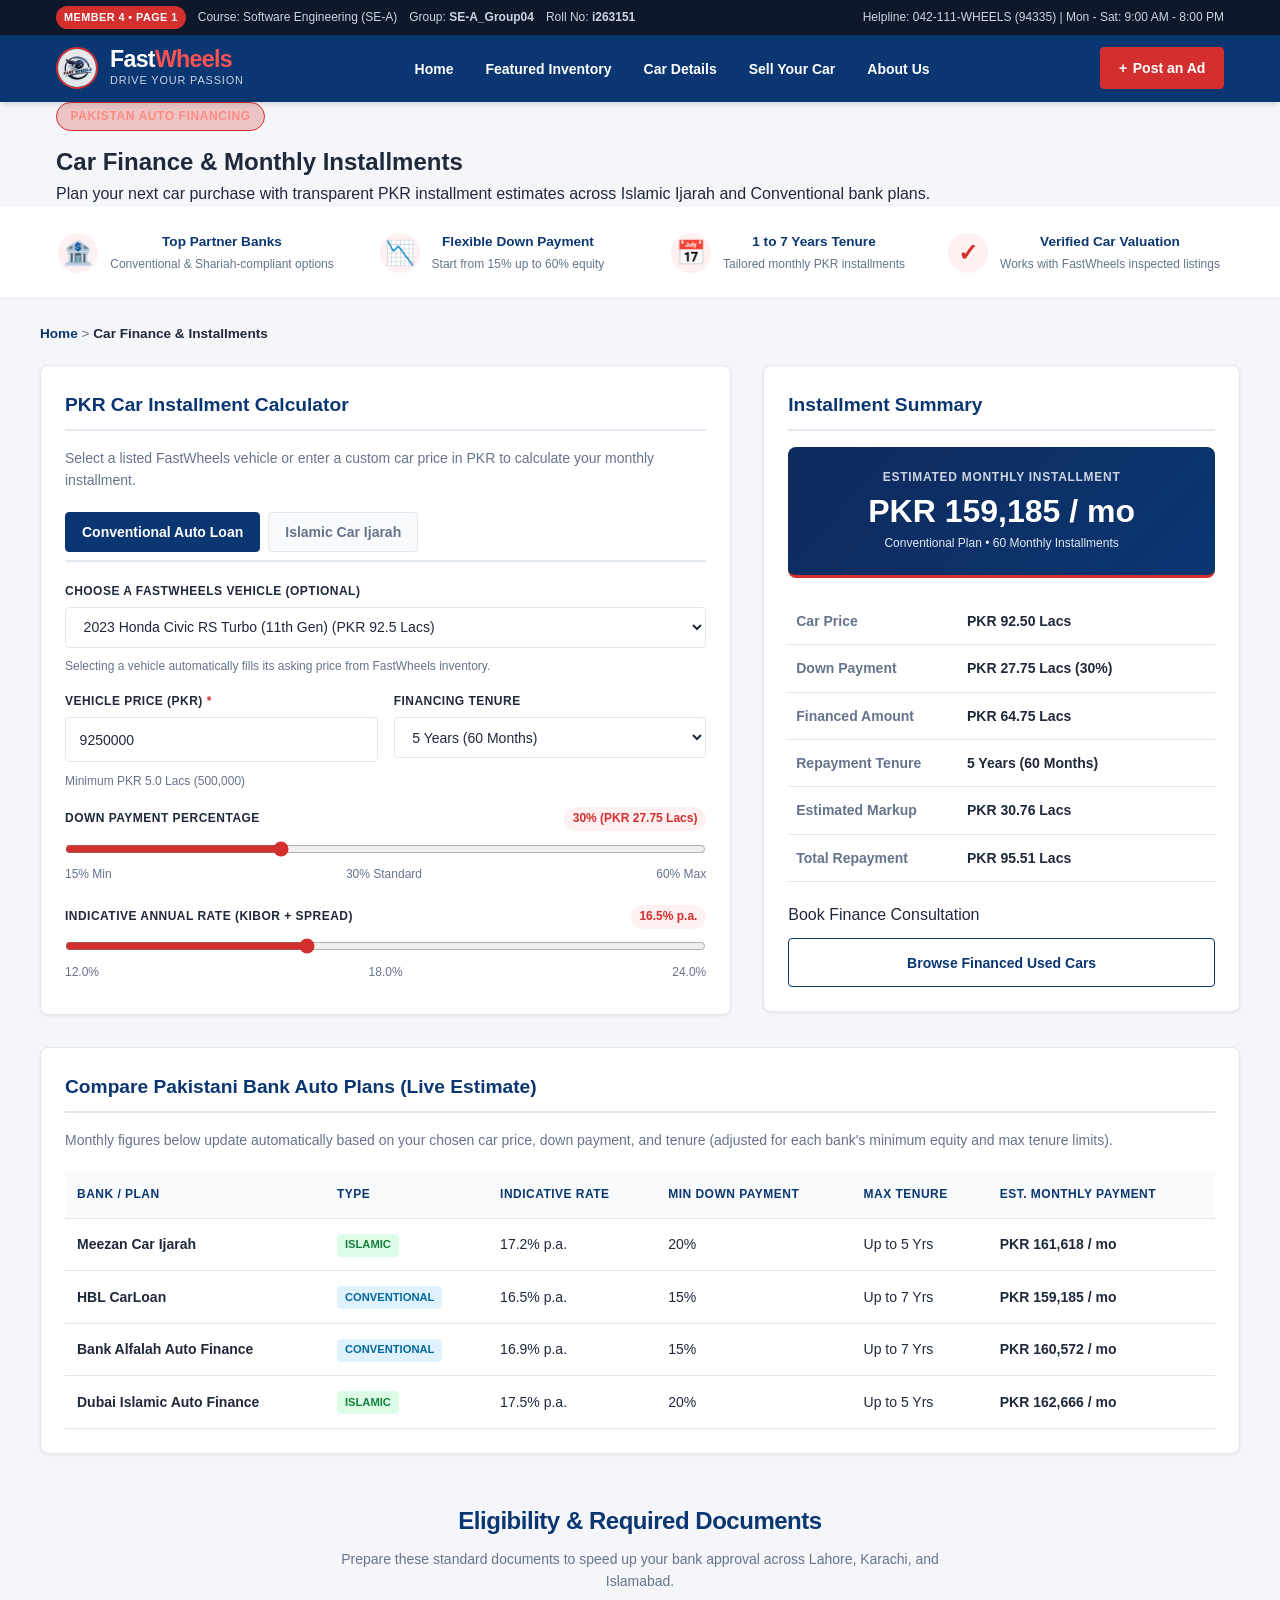
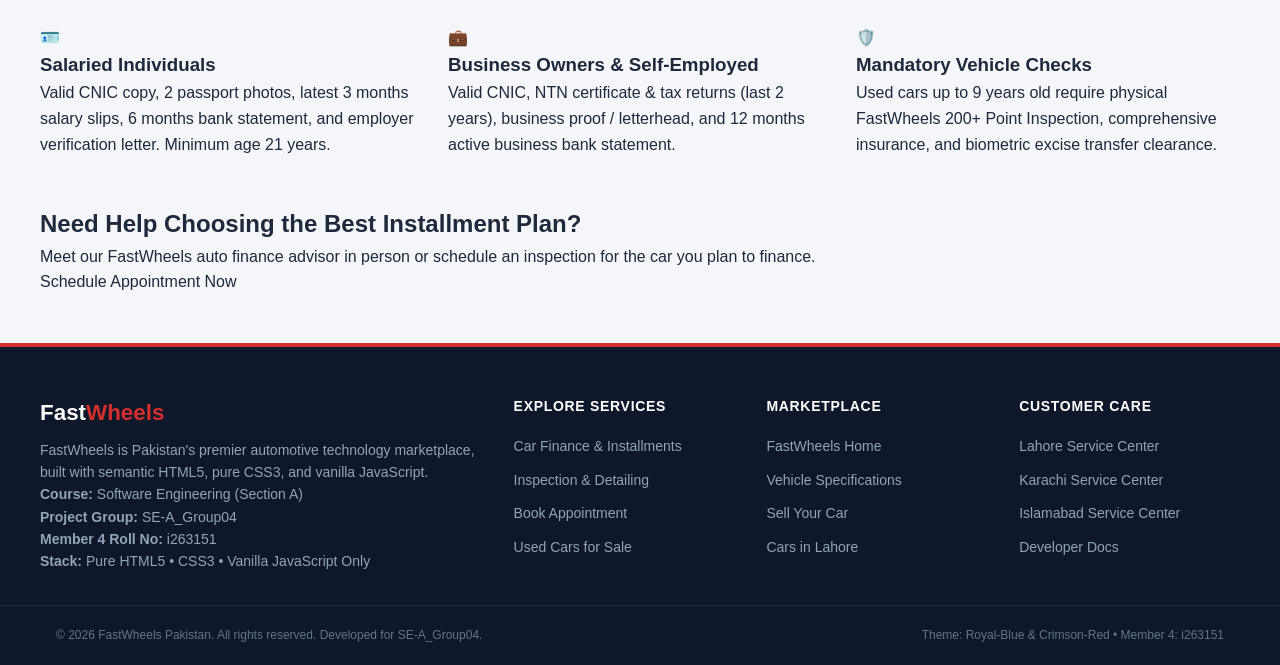
<file: pages/car-finance.html>
<!DOCTYPE html>
<html lang="en">
<head>
  <meta charset="UTF-8">
  <meta name="viewport" content="width=device-width, initial-scale=1.0">
  <meta name="description" content="Calculate monthly car installments in PKR and compare conventional and Islamic auto finance plans in Pakistan on FastWheels.">
  <title>Car Finance &amp; Installments | FastWheels Pakistan</title>

  <!-- Shared & Services Stylesheets -->
  <link rel="stylesheet" href="../css/styles.css">
  <link rel="stylesheet" href="../css/services.css">
  <link rel="icon" type="image/jpeg" href="../images/logo.jpeg">
</head>
<body>

  <!-- Accessible Skip Link -->
  <a href="#main-content" class="skip-link">Skip to main content</a>

  <!-- Top Academic Metadata Bar -->
  <aside class="top-bar" aria-label="Course and Academic Information">
    <div class="container top-bar-inner">
      <div class="top-bar-meta">
        <span class="top-bar-badge">Member 4 &bull; Page 1</span>
        <span>Course: Software Engineering (SE-A)</span>
        <span>Group: <strong>SE-A_Group04</strong></span>
        <span>Roll No: <strong>i263151</strong></span>
      </div>
      <div>
        <span>Helpline: 042-111-WHEELS (94335) | Mon - Sat: 9:00 AM - 8:00 PM</span>
      </div>
    </div>
  </aside>

  <!-- Semantic Header -->
  <header class="site-header" role="banner">
    <div class="container header-inner">

      <button class="mobile-nav-toggle" aria-label="Toggle navigation menu" aria-expanded="false" aria-controls="primary-navigation">
        <svg fill="currentColor" viewBox="0 0 20 20" aria-hidden="true" width="24" height="24">
          <path fill-rule="evenodd" d="M3 5a1 1 0 011-1h12a1 1 0 110 2H4a1 1 0 01-1-1zM3 10a1 1 0 011-1h12a1 1 0 110 2H4a1 1 0 01-1-1zM3 15a1 1 0 011-1h12a1 1 0 110 2H4a1 1 0 01-1-1z" clip-rule="evenodd"></path>
        </svg>
      </button>

      <a href="../index.html" class="brand" aria-label="FastWheels Home">
        <img src="../images/logo.jpeg" alt="FastWheels Official Logo" class="brand-logo-img">
        <div class="brand-text">
          <span class="brand-name">Fast<span>Wheels</span></span>
          <span class="brand-tagline">Drive Your Passion</span>
        </div>
      </a>

      <nav id="primary-navigation" class="main-nav" role="navigation" aria-label="Main Navigation">
        <ul class="nav-list">
          <li><a href="../index.html" class="nav-link">Home</a></li>
          <li><a href="used-cars.html" class="nav-link">Featured Inventory</a></li>
          <li><a href="car-details.html" class="nav-link">Car Details</a></li>
          <li><a href="post-ad.html" class="nav-link">Sell Your Car</a></li>
          <li><a href="../index.html#about-section" class="nav-link">About Us</a></li>
        </ul>
      </nav>

      <div class="header-cta-group">
        <a href="post-ad.html" class="btn-post-ad">
          <span>+</span> <span class="desktop-text">Post an Ad</span>
        </a>
      </div>
    </div>
  </header>

  <!-- Royal Blue Hero Banner -->
  <section class="search-banner" aria-labelledby="finance-hero-title">
    <div class="container">
      <span class="hero-badge">Pakistan Auto Financing</span>
      <h1 id="finance-hero-title" class="search-banner-title">Car Finance &amp; Monthly Installments</h1>
      <p class="search-banner-subtitle">Plan your next car purchase with transparent PKR installment estimates across Islamic Ijarah and Conventional bank plans.</p>
    </div>
  </section>

  <!-- Feature Highlights Strip -->
  <section class="highlights-bar" aria-label="Auto Finance Highlights">
    <div class="container highlights-grid">
      <div class="highlight-item">
        <div class="highlight-icon" aria-hidden="true">🏦</div>
        <div class="highlight-text">
          <h4>Top Partner Banks</h4>
          <p>Conventional &amp; Shariah-compliant options</p>
        </div>
      </div>
      <div class="highlight-item">
        <div class="highlight-icon" aria-hidden="true">📉</div>
        <div class="highlight-text">
          <h4>Flexible Down Payment</h4>
          <p>Start from 15% up to 60% equity</p>
        </div>
      </div>
      <div class="highlight-item">
        <div class="highlight-icon" aria-hidden="true">📅</div>
        <div class="highlight-text">
          <h4>1 to 7 Years Tenure</h4>
          <p>Tailored monthly PKR installments</p>
        </div>
      </div>
      <div class="highlight-item">
        <div class="highlight-icon" aria-hidden="true">✓</div>
        <div class="highlight-text">
          <h4>Verified Car Valuation</h4>
          <p>Works with FastWheels inspected listings</p>
        </div>
      </div>
    </div>
  </section>

  <!-- Semantic Main Content -->
  <main id="main-content" class="container section" style="padding-top: 1.5rem;">

    <!-- Breadcrumb -->
    <nav class="breadcrumb-nav" aria-label="Breadcrumbs">
      <a href="../index.html">Home</a> &gt;
      <span class="breadcrumb-current">Car Finance &amp; Installments</span>
    </nav>

    <!-- Calculator Two-Column Layout -->
    <div class="services-two-col">

      <!-- Left Column: Interactive Calculator Inputs -->
      <section class="service-card-panel" aria-labelledby="calculator-heading">
        <h2 id="calculator-heading" class="panel-heading">PKR Car Installment Calculator</h2>
        <p class="panel-subheading">Select a listed FastWheels vehicle or enter a custom car price in PKR to calculate your monthly installment.</p>

        <!-- Financing Type Tabs -->
        <div class="mode-tabs" role="group" aria-label="Financing Mode">
          <button type="button" class="mode-tab-btn finance-mode-btn active" data-mode="Conventional" aria-pressed="true">
            Conventional Auto Loan
          </button>
          <button type="button" class="mode-tab-btn finance-mode-btn" data-mode="Islamic" aria-pressed="false">
            Islamic Car Ijarah
          </button>
        </div>

        <form id="finance-calculator-form" onsubmit="event.preventDefault();">
          <div class="form-group" style="margin-bottom: 1rem;">
            <label for="finance-car-select">Choose a FastWheels Vehicle (Optional)</label>
            <select id="finance-car-select" class="form-control">
              <option value="custom">Custom Vehicle Price (Enter Below)</option>
            </select>
            <span class="helper-note">Selecting a vehicle automatically fills its asking price from FastWheels inventory.</span>
          </div>

          <div class="form-grid-2">
            <div class="form-group">
              <label for="finance-car-price">Vehicle Price (PKR) <span class="required-mark">*</span></label>
              <input type="number" id="finance-car-price" class="form-control" min="500000" max="900000000" step="50000" value="9250000">
              <span class="helper-note">Minimum PKR 5.0 Lacs (500,000)</span>
            </div>

            <div class="form-group">
              <label for="finance-tenure">Financing Tenure</label>
              <select id="finance-tenure" class="form-control">
                <option value="1">1 Year (12 Months)</option>
                <option value="2">2 Years (24 Months)</option>
                <option value="3">3 Years (36 Months)</option>
                <option value="4">4 Years (48 Months)</option>
                <option value="5" selected>5 Years (60 Months)</option>
                <option value="6">6 Years (72 Months)</option>
                <option value="7">7 Years (84 Months)</option>
              </select>
            </div>
          </div>

          <!-- Down Payment Slider -->
          <div class="form-group" style="margin-bottom: 1.25rem;">
            <div class="range-field-header">
              <label for="finance-down-slider">Down Payment Percentage</label>
              <span id="down-payment-pill" class="range-value-pill">30%</span>
            </div>
            <input type="range" id="finance-down-slider" class="range-input" min="15" max="60" step="5" value="30" aria-label="Down payment percentage" aria-valuemin="15" aria-valuemax="60">
            <div class="range-scale-labels">
              <span>15% Min</span>
              <span>30% Standard</span>
              <span>60% Max</span>
            </div>
          </div>

          <!-- Markup / Rental Rate Slider -->
          <div class="form-group" style="margin-bottom: 0.5rem;">
            <div class="range-field-header">
              <label for="finance-rate-slider">Indicative Annual Rate (KIBOR + Spread)</label>
              <span id="interest-rate-pill" class="range-value-pill">16.5% p.a.</span>
            </div>
            <input type="range" id="finance-rate-slider" class="range-input" min="12" max="24" step="0.5" value="16.5" aria-label="Indicative annual interest rate" aria-valuemin="12" aria-valuemax="24">
            <div class="range-scale-labels">
              <span>12.0%</span>
              <span>18.0%</span>
              <span>24.0%</span>
            </div>
          </div>
        </form>
      </section>

      <!-- Right Column: Live Summary Box -->
      <aside class="service-card-panel finance-summary-sticky" aria-labelledby="summary-heading">
        <h2 id="summary-heading" class="panel-heading">Installment Summary</h2>

        <div class="emi-highlight-box">
          <div class="emi-highlight-label">Estimated Monthly Installment</div>
          <div id="emi-monthly-display" class="emi-highlight-amount">PKR 160,729 / mo</div>
          <div id="emi-mode-note" class="emi-highlight-note">Conventional Plan &bull; 60 Monthly Installments</div>
        </div>

        <table class="specs-grid-table" aria-label="Loan Breakdown Summary">
          <tbody>
            <tr>
              <th scope="row">Car Price</th>
              <td id="summary-car-price">PKR 92.50 Lacs</td>
            </tr>
            <tr>
              <th scope="row">Down Payment</th>
              <td id="summary-down-payment">PKR 27.75 Lacs (30%)</td>
            </tr>
            <tr>
              <th scope="row">Financed Amount</th>
              <td id="summary-loan-amount">PKR 64.75 Lacs</td>
            </tr>
            <tr>
              <th scope="row">Repayment Tenure</th>
              <td id="summary-tenure">5 Years (60 Months)</td>
            </tr>
            <tr>
              <th scope="row">Estimated Markup</th>
              <td id="summary-total-markup">PKR 31.69 Lacs</td>
            </tr>
            <tr>
              <th scope="row">Total Repayment</th>
              <td id="summary-total-payable">PKR 96.44 Lacs</td>
            </tr>
          </tbody>
        </table>

        <div class="finance-actions-stack">
          <a id="btn-book-finance" href="book-appointment.html?category=finance&amp;service=Auto+Finance+Consultation" class="btn-search-action" style="width: 100%;">
            Book Finance Consultation
          </a>
          <a href="used-cars.html" class="btn-full-link btn-outline-primary">
            Browse Financed Used Cars
          </a>
        </div>
      </aside>

    </div>

    <!-- Partner Bank Comparison Table -->
    <section class="service-card-panel" style="margin-top: 2rem;" aria-labelledby="banks-heading">
      <h2 id="banks-heading" class="panel-heading">Compare Pakistani Bank Auto Plans (Live Estimate)</h2>
      <p class="panel-subheading">Monthly figures below update automatically based on your chosen car price, down payment, and tenure (adjusted for each bank's minimum equity and max tenure limits).</p>

      <div class="table-scroll-wrap">
        <table class="comparison-table">
          <thead>
            <tr>
              <th>Bank / Plan</th>
              <th>Type</th>
              <th>Indicative Rate</th>
              <th>Min Down Payment</th>
              <th>Max Tenure</th>
              <th>Est. Monthly Payment</th>
            </tr>
          </thead>
          <tbody id="partner-plans-body">
            <!-- Populated by js/services.js -->
          </tbody>
        </table>
      </div>
    </section>

    <!-- Eligibility & Required Documents -->
    <section class="section" style="padding-bottom: 0;" aria-labelledby="eligibility-heading">
      <div class="section-title-wrap">
        <h2 id="eligibility-heading" class="section-title">Eligibility &amp; Required Documents</h2>
        <p class="section-subtitle">Prepare these standard documents to speed up your bank approval across Lahore, Karachi, and Islamabad.</p>
      </div>

      <div class="value-props-grid">
        <article class="prop-card">
          <div class="prop-card-icon" aria-hidden="true">🪪</div>
          <h3 class="prop-card-title">Salaried Individuals</h3>
          <p class="prop-card-text">Valid CNIC copy, 2 passport photos, latest 3 months salary slips, 6 months bank statement, and employer verification letter. Minimum age 21 years.</p>
        </article>

        <article class="prop-card">
          <div class="prop-card-icon" aria-hidden="true">💼</div>
          <h3 class="prop-card-title">Business Owners &amp; Self-Employed</h3>
          <p class="prop-card-text">Valid CNIC, NTN certificate &amp; tax returns (last 2 years), business proof / letterhead, and 12 months active business bank statement.</p>
        </article>

        <article class="prop-card">
          <div class="prop-card-icon" aria-hidden="true">🛡️</div>
          <h3 class="prop-card-title">Mandatory Vehicle Checks</h3>
          <p class="prop-card-text">Used cars up to 9 years old require physical FastWheels 200+ Point Inspection, comprehensive insurance, and biometric excise transfer clearance.</p>
        </article>
      </div>
    </section>

    <!-- Call to Action Banner -->
    <section class="section" style="padding-bottom: 0;" aria-label="Schedule Finance Consultation">
      <div class="cta-banner">
        <h2 class="cta-banner-title">Need Help Choosing the Best Installment Plan?</h2>
        <p class="cta-banner-text">Meet our FastWheels auto finance advisor in person or schedule an inspection for the car you plan to finance.</p>
        <a href="book-appointment.html?category=finance&amp;service=Auto+Finance+Consultation" class="btn-cta">Schedule Appointment Now</a>
      </div>
    </section>

  </main>

  <!-- Semantic Footer -->
  <footer class="site-footer" role="contentinfo">
    <div class="container footer-top">
      <div class="footer-grid">
        <div class="footer-brand">
          <h3>Fast<span>Wheels</span></h3>
          <p>FastWheels is Pakistan's premier automotive technology marketplace, built with semantic HTML5, pure CSS3, and vanilla JavaScript.</p>
          <div class="footer-meta-box">
            <p><strong>Course:</strong> Software Engineering (Section A)</p>
            <p><strong>Project Group:</strong> SE-A_Group04</p>
            <p><strong>Member 4 Roll No:</strong> i263151</p>
            <p><strong>Stack:</strong> Pure HTML5 &bull; CSS3 &bull; Vanilla JavaScript Only</p>
          </div>
        </div>

        <div class="footer-col">
          <h4>Explore Services</h4>
          <ul class="footer-links">
            <li><a href="car-finance.html">Car Finance &amp; Installments</a></li>
            <li><a href="inspection-detailing.html">Inspection &amp; Detailing</a></li>
            <li><a href="book-appointment.html">Book Appointment</a></li>
            <li><a href="used-cars.html">Used Cars for Sale</a></li>
          </ul>
        </div>

        <div class="footer-col">
          <h4>Marketplace</h4>
          <ul class="footer-links">
            <li><a href="../index.html">FastWheels Home</a></li>
            <li><a href="car-details.html">Vehicle Specifications</a></li>
            <li><a href="post-ad.html">Sell Your Car</a></li>
            <li><a href="used-cars.html?city=Lahore">Cars in Lahore</a></li>
          </ul>
        </div>

        <div class="footer-col">
          <h4>Customer Care</h4>
          <ul class="footer-links">
            <li><a href="book-appointment.html?city=Lahore">Lahore Service Center</a></li>
            <li><a href="book-appointment.html?city=Karachi">Karachi Service Center</a></li>
            <li><a href="book-appointment.html?city=Islamabad">Islamabad Service Center</a></li>
            <li><a href="../docs/README.md">Developer Docs</a></li>
          </ul>
        </div>
      </div>
    </div>

    <div class="footer-bottom">
      <div class="container footer-bottom-inner">
        <div>&copy; 2026 FastWheels Pakistan. All rights reserved. Developed for SE-A_Group04.</div>
        <div>Theme: Royal-Blue &amp; Crimson-Red &bull; Member 4: i263151</div>
      </div>
    </div>
  </footer>

  <!-- Shared & Member 4 Vanilla JavaScript -->
  <script src="../js/main.js"></script>
  <script src="../js/services.js"></script>
</body>
</html>
</file>
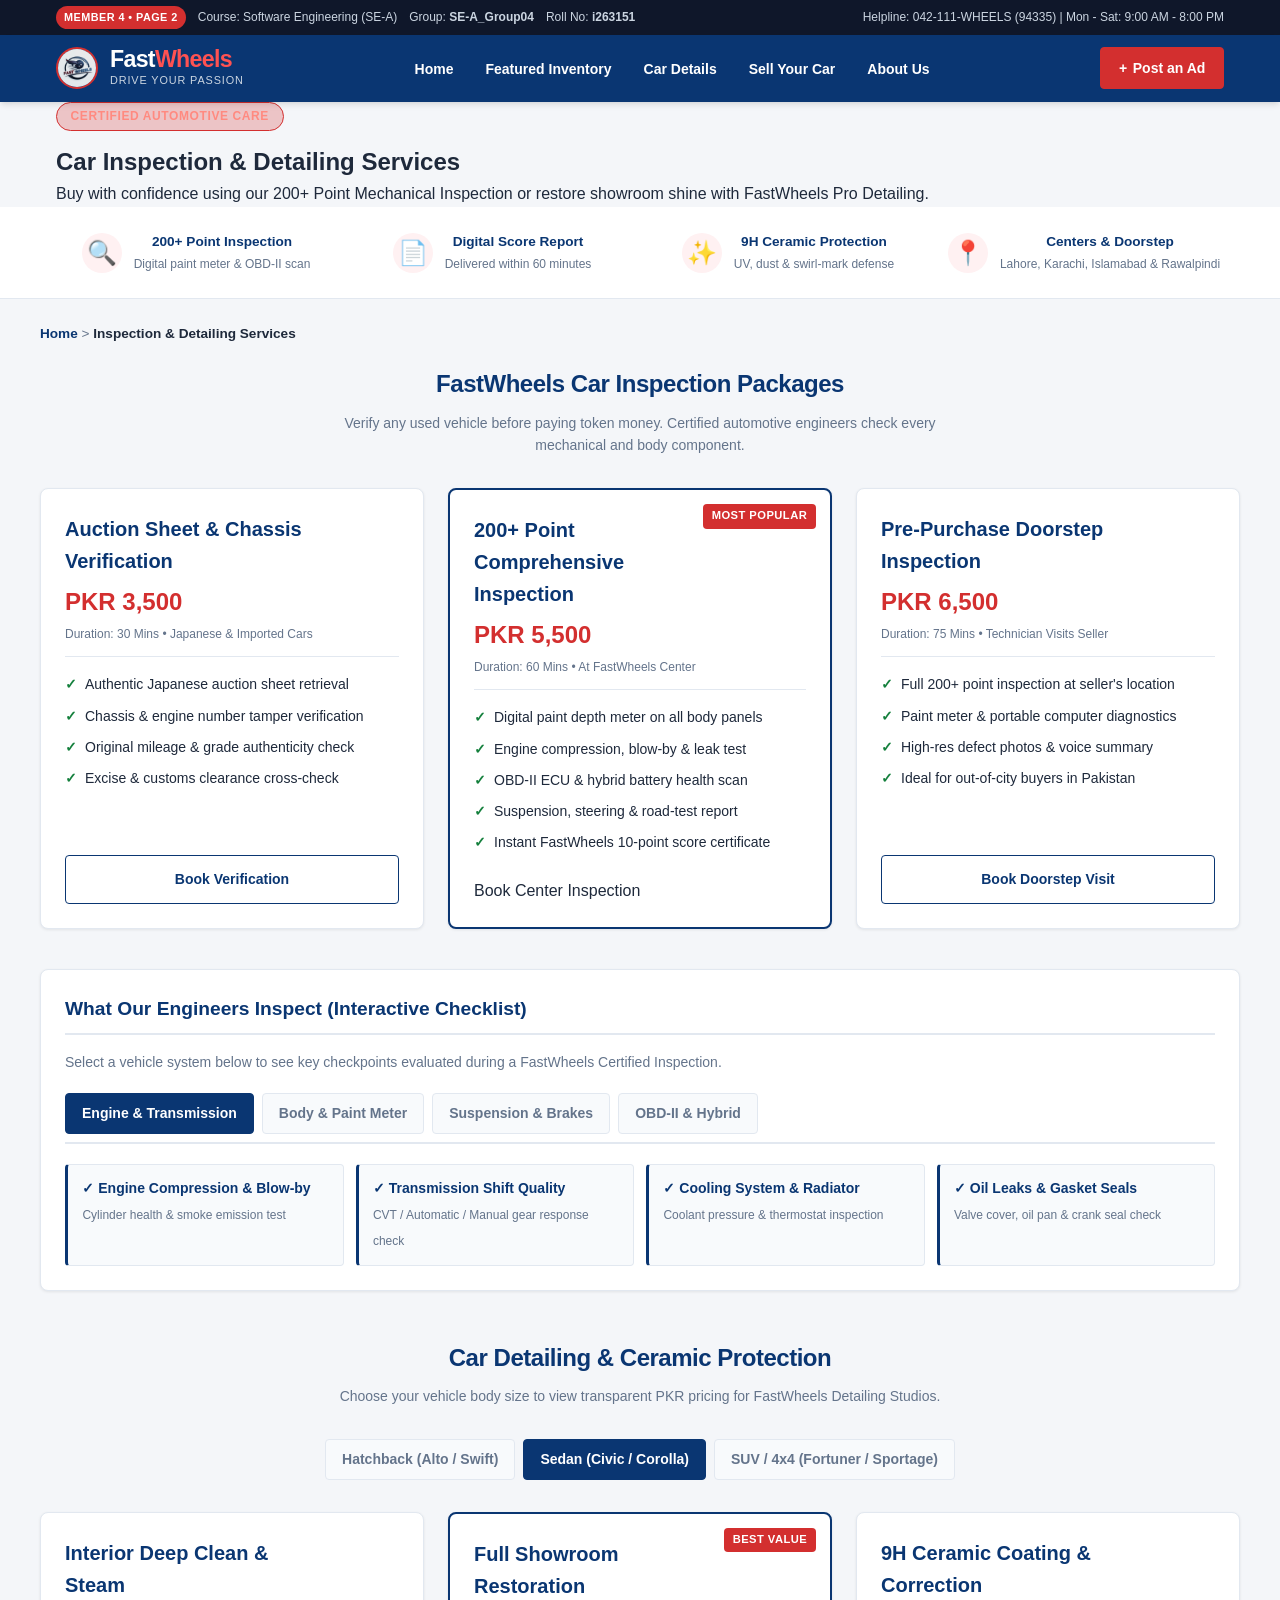
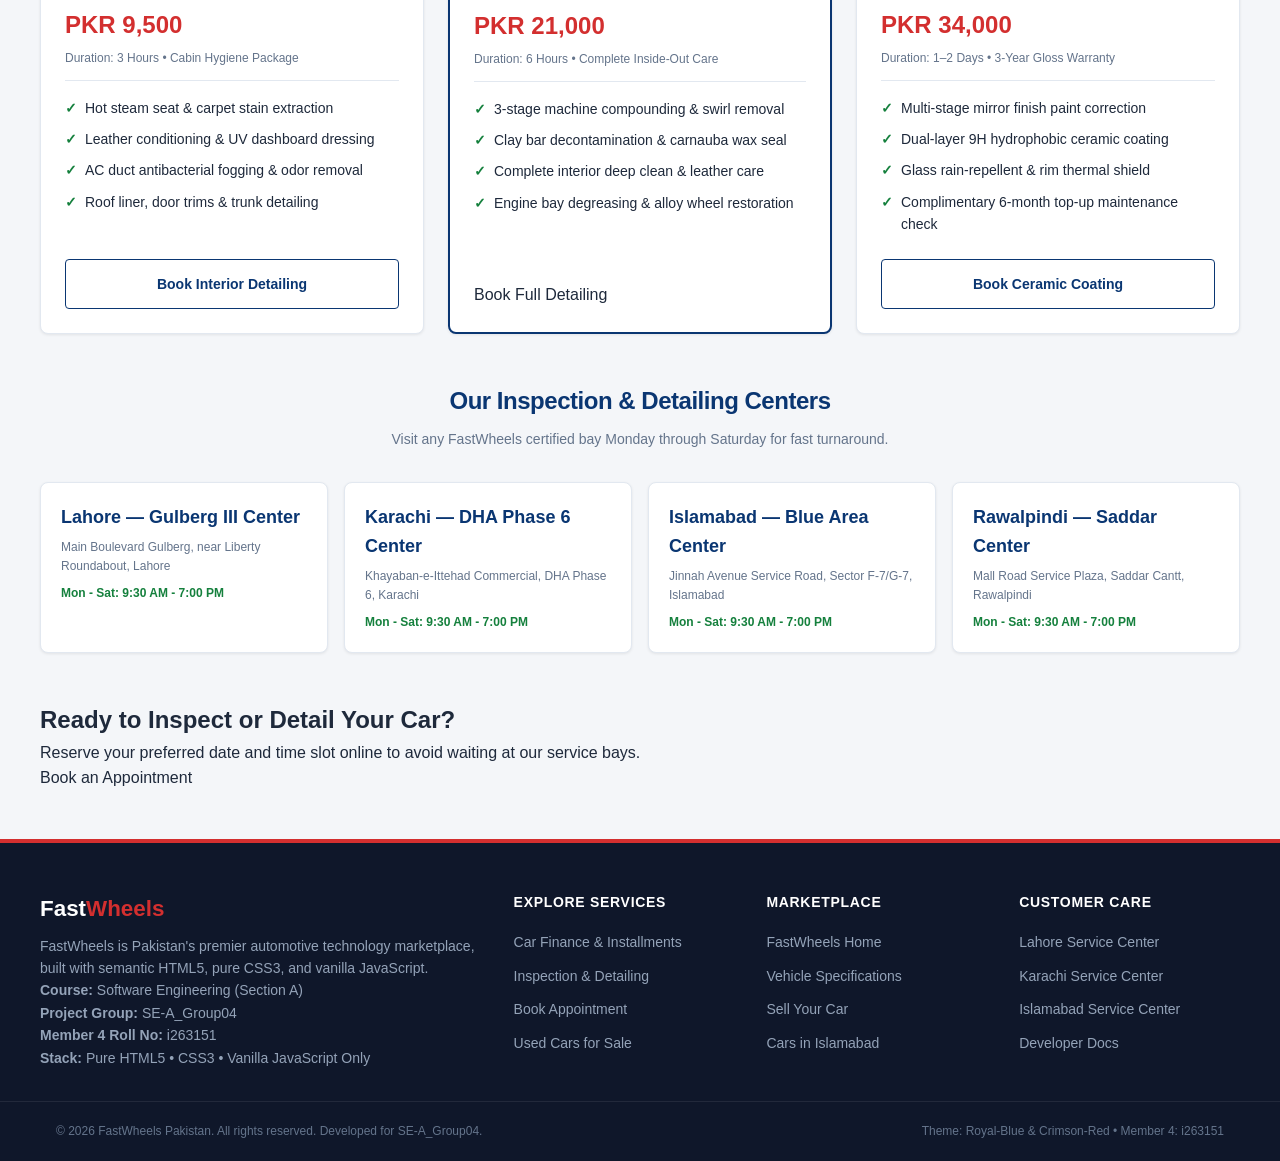
<file: pages/inspection-detailing.html>
<!DOCTYPE html>
<html lang="en">
<head>
  <meta charset="UTF-8">
  <meta name="viewport" content="width=device-width, initial-scale=1.0">
  <meta name="description" content="Book FastWheels 200+ Point Car Inspection, Auction Sheet Verification, Ceramic Coating, and Interior Detailing Services across Pakistan.">
  <title>Inspection &amp; Detailing Services | FastWheels Pakistan</title>

  <!-- Shared & Services Stylesheets -->
  <link rel="stylesheet" href="../css/styles.css">
  <link rel="stylesheet" href="../css/services.css">
  <link rel="icon" type="image/jpeg" href="../images/logo.jpeg">
</head>
<body>

  <!-- Accessible Skip Link -->
  <a href="#main-content" class="skip-link">Skip to main content</a>

  <!-- Top Academic Metadata Bar -->
  <aside class="top-bar" aria-label="Course and Academic Information">
    <div class="container top-bar-inner">
      <div class="top-bar-meta">
        <span class="top-bar-badge">Member 4 &bull; Page 2</span>
        <span>Course: Software Engineering (SE-A)</span>
        <span>Group: <strong>SE-A_Group04</strong></span>
        <span>Roll No: <strong>i263151</strong></span>
      </div>
      <div>
        <span>Helpline: 042-111-WHEELS (94335) | Mon - Sat: 9:00 AM - 8:00 PM</span>
      </div>
    </div>
  </aside>

  <!-- Semantic Header -->
  <header class="site-header" role="banner">
    <div class="container header-inner">

      <button class="mobile-nav-toggle" aria-label="Toggle navigation menu" aria-expanded="false" aria-controls="primary-navigation">
        <svg fill="currentColor" viewBox="0 0 20 20" aria-hidden="true" width="24" height="24">
          <path fill-rule="evenodd" d="M3 5a1 1 0 011-1h12a1 1 0 110 2H4a1 1 0 01-1-1zM3 10a1 1 0 011-1h12a1 1 0 110 2H4a1 1 0 01-1-1zM3 15a1 1 0 011-1h12a1 1 0 110 2H4a1 1 0 01-1-1z" clip-rule="evenodd"></path>
        </svg>
      </button>

      <a href="../index.html" class="brand" aria-label="FastWheels Home">
        <img src="../images/logo.jpeg" alt="FastWheels Official Logo" class="brand-logo-img">
        <div class="brand-text">
          <span class="brand-name">Fast<span>Wheels</span></span>
          <span class="brand-tagline">Drive Your Passion</span>
        </div>
      </a>

      <nav id="primary-navigation" class="main-nav" role="navigation" aria-label="Main Navigation">
        <ul class="nav-list">
          <li><a href="../index.html" class="nav-link">Home</a></li>
          <li><a href="used-cars.html" class="nav-link">Featured Inventory</a></li>
          <li><a href="car-details.html" class="nav-link">Car Details</a></li>
          <li><a href="post-ad.html" class="nav-link">Sell Your Car</a></li>
          <li><a href="../index.html#about-section" class="nav-link">About Us</a></li>
        </ul>
      </nav>

      <div class="header-cta-group">
        <a href="post-ad.html" class="btn-post-ad">
          <span>+</span> <span class="desktop-text">Post an Ad</span>
        </a>
      </div>
    </div>
  </header>

  <!-- Royal Blue Hero Banner -->
  <section class="search-banner" aria-labelledby="services-hero-title">
    <div class="container">
      <span class="hero-badge">Certified Automotive Care</span>
      <h1 id="services-hero-title" class="search-banner-title">Car Inspection &amp; Detailing Services</h1>
      <p class="search-banner-subtitle">Buy with confidence using our 200+ Point Mechanical Inspection or restore showroom shine with FastWheels Pro Detailing.</p>
    </div>
  </section>

  <!-- Feature Highlights Strip -->
  <section class="highlights-bar" aria-label="Inspection and Detailing Highlights">
    <div class="container highlights-grid">
      <div class="highlight-item">
        <div class="highlight-icon" aria-hidden="true">🔍</div>
        <div class="highlight-text">
          <h4>200+ Point Inspection</h4>
          <p>Digital paint meter &amp; OBD-II scan</p>
        </div>
      </div>
      <div class="highlight-item">
        <div class="highlight-icon" aria-hidden="true">📄</div>
        <div class="highlight-text">
          <h4>Digital Score Report</h4>
          <p>Delivered within 60 minutes</p>
        </div>
      </div>
      <div class="highlight-item">
        <div class="highlight-icon" aria-hidden="true">✨</div>
        <div class="highlight-text">
          <h4>9H Ceramic Protection</h4>
          <p>UV, dust &amp; swirl-mark defense</p>
        </div>
      </div>
      <div class="highlight-item">
        <div class="highlight-icon" aria-hidden="true">📍</div>
        <div class="highlight-text">
          <h4>Centers &amp; Doorstep</h4>
          <p>Lahore, Karachi, Islamabad &amp; Rawalpindi</p>
        </div>
      </div>
    </div>
  </section>

  <!-- Semantic Main Content -->
  <main id="main-content" class="container section" style="padding-top: 1.5rem;">

    <!-- Breadcrumb -->
    <nav class="breadcrumb-nav" aria-label="Breadcrumbs">
      <a href="../index.html">Home</a> &gt;
      <span class="breadcrumb-current">Inspection &amp; Detailing Services</span>
    </nav>

    <!-- Section 1: Car Inspection Packages -->
    <section aria-labelledby="inspection-packages-heading">
      <div class="section-title-wrap">
        <h2 id="inspection-packages-heading" class="section-title">FastWheels Car Inspection Packages</h2>
        <p class="section-subtitle">Verify any used vehicle before paying token money. Certified automotive engineers check every mechanical and body component.</p>
      </div>

      <div class="packages-grid">
        <article class="package-card">
          <h3 class="package-title">Auction Sheet &amp; Chassis Verification</h3>
          <div class="package-price">PKR 3,500</div>
          <div class="package-duration">Duration: 30 Mins &bull; Japanese &amp; Imported Cars</div>
          <ul class="package-features">
            <li><span class="feature-check">✓</span><span>Authentic Japanese auction sheet retrieval</span></li>
            <li><span class="feature-check">✓</span><span>Chassis &amp; engine number tamper verification</span></li>
            <li><span class="feature-check">✓</span><span>Original mileage &amp; grade authenticity check</span></li>
            <li><span class="feature-check">✓</span><span>Excise &amp; customs clearance cross-check</span></li>
          </ul>
          <a href="book-appointment.html?category=inspection&amp;service=Auction+Sheet" class="btn-full-link btn-outline-primary">
            Book Verification
          </a>
        </article>

        <article class="package-card featured">
          <span class="package-badge">Most Popular</span>
          <h3 class="package-title">200+ Point Comprehensive Inspection</h3>
          <div class="package-price">PKR 5,500</div>
          <div class="package-duration">Duration: 60 Mins &bull; At FastWheels Center</div>
          <ul class="package-features">
            <li><span class="feature-check">✓</span><span>Digital paint depth meter on all body panels</span></li>
            <li><span class="feature-check">✓</span><span>Engine compression, blow-by &amp; leak test</span></li>
            <li><span class="feature-check">✓</span><span>OBD-II ECU &amp; hybrid battery health scan</span></li>
            <li><span class="feature-check">✓</span><span>Suspension, steering &amp; road-test report</span></li>
            <li><span class="feature-check">✓</span><span>Instant FastWheels 10-point score certificate</span></li>
          </ul>
          <a href="book-appointment.html?category=inspection&amp;service=200%2B+Point+Comprehensive" class="btn-search-action" style="width: 100%;">
            Book Center Inspection
          </a>
        </article>

        <article class="package-card">
          <h3 class="package-title">Pre-Purchase Doorstep Inspection</h3>
          <div class="package-price">PKR 6,500</div>
          <div class="package-duration">Duration: 75 Mins &bull; Technician Visits Seller</div>
          <ul class="package-features">
            <li><span class="feature-check">✓</span><span>Full 200+ point inspection at seller's location</span></li>
            <li><span class="feature-check">✓</span><span>Paint meter &amp; portable computer diagnostics</span></li>
            <li><span class="feature-check">✓</span><span>High-res defect photos &amp; voice summary</span></li>
            <li><span class="feature-check">✓</span><span>Ideal for out-of-city buyers in Pakistan</span></li>
          </ul>
          <a href="book-appointment.html?category=inspection&amp;service=Doorstep+Inspection" class="btn-full-link btn-outline-primary">
            Book Doorstep Visit
          </a>
        </article>
      </div>
    </section>

    <!-- Section 2: Interactive 200+ Point Checklist Breakdown -->
    <section class="service-card-panel" style="margin-top: 2.5rem;" aria-labelledby="checklist-heading">
      <h2 id="checklist-heading" class="panel-heading">What Our Engineers Inspect (Interactive Checklist)</h2>
      <p class="panel-subheading">Select a vehicle system below to see key checkpoints evaluated during a FastWheels Certified Inspection.</p>

      <div id="inspection-tabs" class="mode-tabs" role="tablist" aria-label="Inspection Categories">
        <button type="button" class="mode-tab-btn checklist-tab-btn active" role="tab" aria-selected="true" data-category="engine">
          Engine &amp; Transmission
        </button>
        <button type="button" class="mode-tab-btn checklist-tab-btn" role="tab" aria-selected="false" data-category="body">
          Body &amp; Paint Meter
        </button>
        <button type="button" class="mode-tab-btn checklist-tab-btn" role="tab" aria-selected="false" data-category="suspension">
          Suspension &amp; Brakes
        </button>
        <button type="button" class="mode-tab-btn checklist-tab-btn" role="tab" aria-selected="false" data-category="electrical">
          OBD-II &amp; Hybrid
        </button>
      </div>

      <div id="checklist-grid-container" class="checklist-grid">
        <!-- Populated dynamically via js/services.js -->
      </div>
    </section>

    <!-- Section 3: Car Detailing & Ceramic Coating Packages -->
    <section class="section" style="padding-bottom: 0;" aria-labelledby="detailing-heading">
      <div class="section-title-wrap">
        <h2 id="detailing-heading" class="section-title">Car Detailing &amp; Ceramic Protection</h2>
        <p class="section-subtitle">Choose your vehicle body size to view transparent PKR pricing for FastWheels Detailing Studios.</p>
      </div>

      <!-- Vehicle Size Pricing Switcher -->
      <div class="mode-tabs" style="justify-content: center; border-bottom: none; margin-bottom: 1.5rem;" role="group" aria-label="Select Vehicle Size">
        <button type="button" class="mode-tab-btn vehicle-size-btn" data-size="hatchback" aria-pressed="false">
          Hatchback (Alto / Swift)
        </button>
        <button type="button" class="mode-tab-btn vehicle-size-btn active" data-size="sedan" aria-pressed="true">
          Sedan (Civic / Corolla)
        </button>
        <button type="button" class="mode-tab-btn vehicle-size-btn" data-size="suv" aria-pressed="false">
          SUV / 4x4 (Fortuner / Sportage)
        </button>
      </div>

      <div class="packages-grid">
        <article class="package-card">
          <h3 class="package-title">Interior Deep Clean &amp; Steam</h3>
          <div id="price-detailing-interior" class="package-price">PKR 9,500</div>
          <div class="package-duration">Duration: 3 Hours &bull; Cabin Hygiene Package</div>
          <ul class="package-features">
            <li><span class="feature-check">✓</span><span>Hot steam seat &amp; carpet stain extraction</span></li>
            <li><span class="feature-check">✓</span><span>Leather conditioning &amp; UV dashboard dressing</span></li>
            <li><span class="feature-check">✓</span><span>AC duct antibacterial fogging &amp; odor removal</span></li>
            <li><span class="feature-check">✓</span><span>Roof liner, door trims &amp; trunk detailing</span></li>
          </ul>
          <a href="book-appointment.html?category=detailing&amp;service=Interior+Deep+Clean" class="btn-full-link btn-outline-primary detailing-book-link" data-service="Interior Deep Clean & Steam Sanitization">
            Book Interior Detailing
          </a>
        </article>

        <article class="package-card featured">
          <span class="package-badge">Best Value</span>
          <h3 class="package-title">Full Showroom Restoration</h3>
          <div id="price-detailing-showroom" class="package-price">PKR 21,000</div>
          <div class="package-duration">Duration: 6 Hours &bull; Complete Inside-Out Care</div>
          <ul class="package-features">
            <li><span class="feature-check">✓</span><span>3-stage machine compounding &amp; swirl removal</span></li>
            <li><span class="feature-check">✓</span><span>Clay bar decontamination &amp; carnauba wax seal</span></li>
            <li><span class="feature-check">✓</span><span>Complete interior deep clean &amp; leather care</span></li>
            <li><span class="feature-check">✓</span><span>Engine bay degreasing &amp; alloy wheel restoration</span></li>
          </ul>
          <a href="book-appointment.html?category=detailing&amp;service=Full+Showroom" class="btn-search-action detailing-book-link" style="width: 100%;" data-service="Full Showroom Paint & Interior Restoration">
            Book Full Detailing
          </a>
        </article>

        <article class="package-card">
          <h3 class="package-title">9H Ceramic Coating &amp; Correction</h3>
          <div id="price-detailing-ceramic" class="package-price">PKR 34,000</div>
          <div class="package-duration">Duration: 1–2 Days &bull; 3-Year Gloss Warranty</div>
          <ul class="package-features">
            <li><span class="feature-check">✓</span><span>Multi-stage mirror finish paint correction</span></li>
            <li><span class="feature-check">✓</span><span>Dual-layer 9H hydrophobic ceramic coating</span></li>
            <li><span class="feature-check">✓</span><span>Glass rain-repellent &amp; rim thermal shield</span></li>
            <li><span class="feature-check">✓</span><span>Complimentary 6-month top-up maintenance check</span></li>
          </ul>
          <a href="book-appointment.html?category=detailing&amp;service=9H+Ceramic+Coating" class="btn-full-link btn-outline-primary detailing-book-link" data-service="9H Ceramic Coating & Paint Correction">
            Book Ceramic Coating
          </a>
        </article>
      </div>
    </section>

    <!-- Section 4: FastWheels Service Centers -->
    <section class="section" aria-labelledby="centers-heading">
      <div class="section-title-wrap">
        <h2 id="centers-heading" class="section-title">Our Inspection &amp; Detailing Centers</h2>
        <p class="section-subtitle">Visit any FastWheels certified bay Monday through Saturday for fast turnaround.</p>
      </div>

      <div class="centers-grid">
        <article class="center-card">
          <h3>Lahore &mdash; Gulberg III Center</h3>
          <p>Main Boulevard Gulberg, near Liberty Roundabout, Lahore</p>
          <div class="center-hours">Mon - Sat: 9:30 AM - 7:00 PM</div>
        </article>
        <article class="center-card">
          <h3>Karachi &mdash; DHA Phase 6 Center</h3>
          <p>Khayaban-e-Ittehad Commercial, DHA Phase 6, Karachi</p>
          <div class="center-hours">Mon - Sat: 9:30 AM - 7:00 PM</div>
        </article>
        <article class="center-card">
          <h3>Islamabad &mdash; Blue Area Center</h3>
          <p>Jinnah Avenue Service Road, Sector F-7/G-7, Islamabad</p>
          <div class="center-hours">Mon - Sat: 9:30 AM - 7:00 PM</div>
        </article>
        <article class="center-card">
          <h3>Rawalpindi &mdash; Saddar Center</h3>
          <p>Mall Road Service Plaza, Saddar Cantt, Rawalpindi</p>
          <div class="center-hours">Mon - Sat: 9:30 AM - 7:00 PM</div>
        </article>
      </div>
    </section>

    <!-- Call to Action Banner -->
    <section class="section" style="padding-top: 0; padding-bottom: 0;" aria-label="Book Inspection or Detailing">
      <div class="cta-banner">
        <h2 class="cta-banner-title">Ready to Inspect or Detail Your Car?</h2>
        <p class="cta-banner-text">Reserve your preferred date and time slot online to avoid waiting at our service bays.</p>
        <a href="book-appointment.html" class="btn-cta">Book an Appointment</a>
      </div>
    </section>

  </main>

  <!-- Semantic Footer -->
  <footer class="site-footer" role="contentinfo">
    <div class="container footer-top">
      <div class="footer-grid">
        <div class="footer-brand">
          <h3>Fast<span>Wheels</span></h3>
          <p>FastWheels is Pakistan's premier automotive technology marketplace, built with semantic HTML5, pure CSS3, and vanilla JavaScript.</p>
          <div class="footer-meta-box">
            <p><strong>Course:</strong> Software Engineering (Section A)</p>
            <p><strong>Project Group:</strong> SE-A_Group04</p>
            <p><strong>Member 4 Roll No:</strong> i263151</p>
            <p><strong>Stack:</strong> Pure HTML5 &bull; CSS3 &bull; Vanilla JavaScript Only</p>
          </div>
        </div>

        <div class="footer-col">
          <h4>Explore Services</h4>
          <ul class="footer-links">
            <li><a href="car-finance.html">Car Finance &amp; Installments</a></li>
            <li><a href="inspection-detailing.html">Inspection &amp; Detailing</a></li>
            <li><a href="book-appointment.html">Book Appointment</a></li>
            <li><a href="used-cars.html">Used Cars for Sale</a></li>
          </ul>
        </div>

        <div class="footer-col">
          <h4>Marketplace</h4>
          <ul class="footer-links">
            <li><a href="../index.html">FastWheels Home</a></li>
            <li><a href="car-details.html">Vehicle Specifications</a></li>
            <li><a href="post-ad.html">Sell Your Car</a></li>
            <li><a href="used-cars.html?city=Islamabad">Cars in Islamabad</a></li>
          </ul>
        </div>

        <div class="footer-col">
          <h4>Customer Care</h4>
          <ul class="footer-links">
            <li><a href="book-appointment.html?city=Lahore">Lahore Service Center</a></li>
            <li><a href="book-appointment.html?city=Karachi">Karachi Service Center</a></li>
            <li><a href="book-appointment.html?city=Islamabad">Islamabad Service Center</a></li>
            <li><a href="../docs/README.md">Developer Docs</a></li>
          </ul>
        </div>
      </div>
    </div>

    <div class="footer-bottom">
      <div class="container footer-bottom-inner">
        <div>&copy; 2026 FastWheels Pakistan. All rights reserved. Developed for SE-A_Group04.</div>
        <div>Theme: Royal-Blue &amp; Crimson-Red &bull; Member 4: i263151</div>
      </div>
    </div>
  </footer>

  <!-- Shared & Member 4 Vanilla JavaScript -->
  <script src="../js/main.js"></script>
  <script src="../js/services.js"></script>
</body>
</html>
</file>
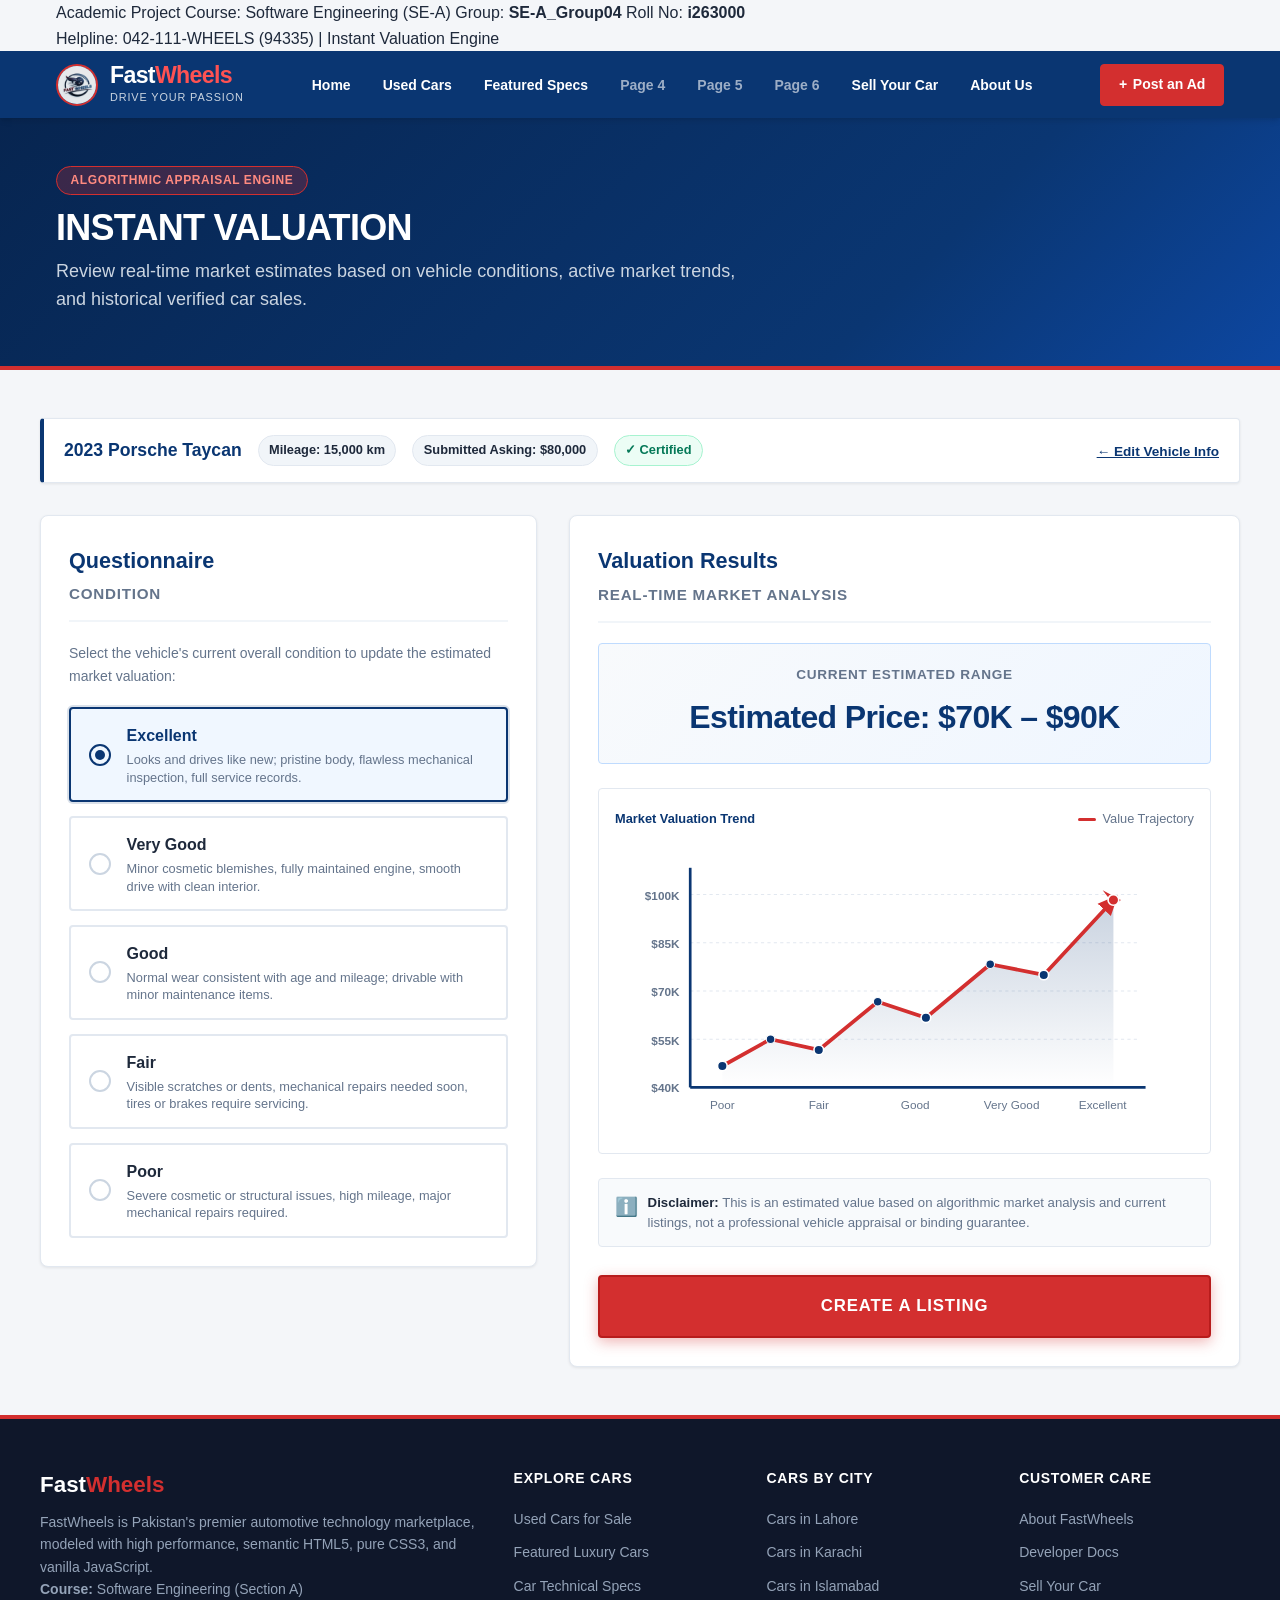
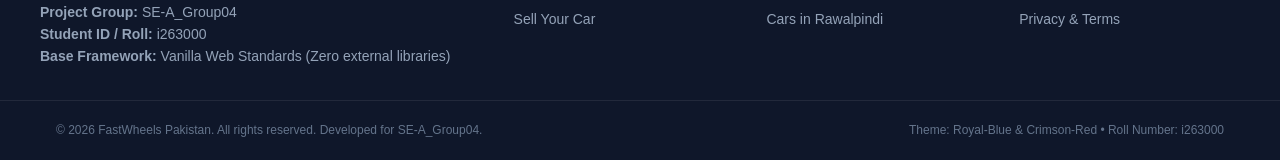
<file: pages/instant-valuation.html>
<!DOCTYPE html>
<html lang="en">
<head>
  <meta charset="UTF-8">
  <meta name="viewport" content="width=device-width, initial-scale=1.0">
  <meta name="description" content="Instant Valuation - Estimate the market value of your vehicle with FastWheels intelligent market analysis. Group SE-A_Group04, Roll No. i263000.">
  <meta name="keywords" content="Instant Valuation, car valuation, car price estimator, FastWheels, used car appraisal">
  <meta name="author" content="Group SE-A_Group04 (Roll No. i263000)">
  <title>INSTANT VALUATION | FastWheels</title>

  <!-- Shared CSS Stylesheet -->
  <link rel="stylesheet" href="../css/styles.css">
  <link rel="icon" type="image/jpeg" href="../images/logo.jpeg">

  <style>
    /* ==========================================================================
       Instant Valuation Page Styles
       Theme: Royal-Blue (#0a3672) & Crimson-Red (#d32f2f)
       ========================================================================== */

    /* Hero Banner */
    .valuation-hero {
      background: linear-gradient(135deg, var(--color-primary-dark) 0%, var(--color-primary) 70%, #0d47a1 100%);
      color: #ffffff;
      padding: 3rem 0 3.25rem;
      border-bottom: 4px solid var(--color-accent);
    }

    .valuation-hero-badge {
      display: inline-block;
      background-color: rgba(211, 47, 47, 0.25);
      border: 1px solid var(--color-accent);
      color: #ff8a80;
      font-size: var(--font-size-xs);
      font-weight: 700;
      padding: 0.25rem 0.85rem;
      border-radius: 9999px;
      text-transform: uppercase;
      letter-spacing: 0.05em;
      margin-bottom: var(--spacing-sm);
    }

    .valuation-hero-title {
      font-size: var(--font-size-3xl);
      font-weight: 900;
      line-height: 1.15;
      margin-bottom: var(--spacing-xs);
      letter-spacing: -0.02em;
    }

    .valuation-hero-subtitle {
      font-size: var(--font-size-md);
      color: #cbd5e1;
      max-width: 680px;
      line-height: 1.6;
    }

    /* Submitted Vehicle Brief Card */
    .vehicle-brief-bar {
      background: var(--color-surface);
      border: 1px solid var(--color-border);
      border-left: 4px solid var(--color-primary);
      border-radius: var(--border-radius-sm);
      padding: 1rem 1.25rem;
      margin-bottom: 2rem;
      display: flex;
      justify-content: space-between;
      align-items: center;
      flex-wrap: wrap;
      gap: 1rem;
      box-shadow: var(--shadow-sm);
    }

    .vehicle-brief-details {
      display: flex;
      align-items: center;
      gap: 1rem;
      flex-wrap: wrap;
    }

    .vehicle-brief-name {
      font-size: 1.1rem;
      font-weight: 800;
      color: var(--color-primary);
    }

    .vehicle-brief-pill {
      background: #f1f5f9;
      color: var(--color-text-main);
      font-size: 0.8rem;
      font-weight: 600;
      padding: 0.25rem 0.65rem;
      border-radius: 9999px;
      border: 1px solid #e2e8f0;
    }

    /* Main Valuation Grid */
    .valuation-layout-grid {
      display: grid;
      grid-template-columns: 1fr 1.35fr;
      gap: 2rem;
      align-items: start;
    }

    @media (max-width: 960px) {
      .valuation-layout-grid {
        grid-template-columns: 1fr;
      }
    }

    /* Section Cards */
    .valuation-card {
      background: var(--color-surface);
      border: 1px solid var(--color-border);
      border-radius: var(--border-radius-md);
      padding: 1.75rem;
      box-shadow: var(--shadow-sm);
    }

    .section-header-box {
      border-bottom: 2px solid #f1f5f9;
      padding-bottom: 0.85rem;
      margin-bottom: 1.25rem;
    }

    .section-main-heading {
      font-size: 1.35rem;
      font-weight: 800;
      color: var(--color-primary);
      margin-bottom: 0.25rem;
    }

    .section-sub-heading {
      font-size: 0.95rem;
      font-weight: 700;
      color: var(--color-text-muted);
      text-transform: uppercase;
      letter-spacing: 0.05em;
    }

    /* Questionnaire: Condition Selection Options */
    .condition-options-list {
      display: flex;
      flex-direction: column;
      gap: 0.85rem;
    }

    .condition-option-card {
      position: relative;
      border: 2px solid var(--color-border);
      border-radius: var(--border-radius-sm);
      padding: 0.9rem 1.1rem;
      display: flex;
      align-items: center;
      gap: 1rem;
      cursor: pointer;
      background-color: #ffffff;
      transition: all var(--transition-fast);
      user-select: none;
    }

    .condition-option-card:hover {
      border-color: var(--color-border-hover);
      background-color: #f8fafc;
    }

    .condition-option-card.selected {
      border-color: var(--color-primary);
      background-color: #f0f7ff;
      box-shadow: 0 0 0 2px rgba(10, 54, 114, 0.15);
    }

    .condition-radio-circle {
      width: 22px;
      height: 22px;
      border-radius: 50%;
      border: 2px solid #cbd5e1;
      display: flex;
      align-items: center;
      justify-content: center;
      flex-shrink: 0;
      transition: border-color var(--transition-fast);
    }

    .condition-option-card.selected .condition-radio-circle {
      border-color: var(--color-primary);
    }

    .condition-radio-dot {
      width: 10px;
      height: 10px;
      border-radius: 50%;
      background-color: var(--color-primary);
      display: none;
    }

    .condition-option-card.selected .condition-radio-dot {
      display: block;
    }

    .condition-option-card input[type="radio"] {
      position: absolute;
      opacity: 0;
      pointer-events: none;
    }

    .condition-text-wrap {
      flex: 1;
    }

    .condition-name {
      font-size: 1rem;
      font-weight: 700;
      color: var(--color-text-main);
      display: block;
      margin-bottom: 0.15rem;
    }

    .condition-option-card.selected .condition-name {
      color: var(--color-primary);
    }

    .condition-desc {
      font-size: 0.8rem;
      color: var(--color-text-muted);
      line-height: 1.35;
      display: block;
    }

    /* Valuation Results Section */
    .results-price-box {
      background: linear-gradient(135deg, #f8fafc 0%, #eff6ff 100%);
      border: 1px solid #bfdbfe;
      border-radius: var(--border-radius-sm);
      padding: 1.25rem 1.5rem;
      margin-bottom: 1.5rem;
      text-align: center;
    }

    .estimated-price-label {
      font-size: 0.85rem;
      text-transform: uppercase;
      letter-spacing: 0.05em;
      color: var(--color-text-muted);
      font-weight: 700;
      margin-bottom: 0.35rem;
    }

    .estimated-price-value {
      font-size: 2rem;
      font-weight: 900;
      color: var(--color-primary);
      letter-spacing: -0.02em;
    }

    /* Graph Container */
    .graph-container {
      background: #ffffff;
      border: 1px solid var(--color-border);
      border-radius: var(--border-radius-sm);
      padding: 1.25rem 1rem 0.75rem;
      margin-bottom: 1.5rem;
      position: relative;
    }

    .graph-header-meta {
      display: flex;
      justify-content: space-between;
      align-items: center;
      margin-bottom: 0.75rem;
      font-size: 0.8rem;
      color: var(--color-text-muted);
    }

    .graph-legend-item {
      display: flex;
      align-items: center;
      gap: 0.4rem;
    }

    .graph-legend-line {
      width: 18px;
      height: 3px;
      background-color: var(--color-accent);
      border-radius: 2px;
      display: inline-block;
    }

    .svg-line-chart {
      width: 100%;
      height: auto;
      max-height: 300px;
      display: block;
    }

    /* Valuation Disclaimer Note */
    .valuation-disclaimer-note {
      background-color: #f8fafc;
      border: 1px solid var(--color-border);
      border-radius: var(--border-radius-sm);
      padding: 0.85rem 1rem;
      font-size: 0.825rem;
      color: var(--color-text-muted);
      line-height: 1.5;
      margin-bottom: 1.75rem;
      display: flex;
      align-items: flex-start;
      gap: 0.6rem;
    }

    .valuation-disclaimer-note strong {
      color: var(--color-text-main);
    }

    /* Create a Listing Button */
    .btn-create-listing {
      background-color: var(--color-accent);
      color: #ffffff;
      font-size: 1.05rem;
      font-weight: 800;
      padding: 1rem 2.2rem;
      border-radius: var(--border-radius-sm);
      display: inline-flex;
      align-items: center;
      justify-content: center;
      gap: 0.6rem;
      border: 2px solid #b71c1c;
      box-shadow: 0 4px 14px rgba(211, 47, 47, 0.35);
      cursor: pointer;
      transition: all var(--transition-fast);
      letter-spacing: 0.05em;
      text-transform: uppercase;
      text-decoration: none;
      width: 100%;
    }

    .btn-create-listing:hover {
      background-color: var(--color-accent-hover);
      transform: translateY(-2px);
      box-shadow: 0 6px 18px rgba(211, 47, 47, 0.45);
    }

    .btn-create-listing:active {
      transform: translateY(0);
    }
  </style>
</head>
<body>

  <!-- Accessible Skip Link -->
  <a href="#main-content" class="skip-link">Skip to main content</a>

  <!-- Top Metadata Bar -->
  <aside class="top-bar" aria-label="Course and Academic Information">
    <div class="container top-bar-inner">
      <div class="top-bar-meta">
        <span class="top-bar-badge">Academic Project</span>
        <span>Course: Software Engineering (SE-A)</span>
        <span>Group: <strong>SE-A_Group04</strong></span>
        <span>Roll No: <strong>i263000</strong></span>
      </div>
      <div>
        <span>Helpline: 042-111-WHEELS (94335) | Instant Valuation Engine</span>
      </div>
    </div>
  </aside>

  <!-- Semantic Header -->
  <header class="site-header" role="banner">
    <div class="container header-inner">
      <!-- Brand Logo & Identity -->
      <a href="../index.html" class="brand" aria-label="FastWheels Home">
        <img src="../images/logo.jpeg" alt="FastWheels Official Logo" class="brand-logo-img">
        <div class="brand-text">
          <span class="brand-name">Fast<span>Wheels</span></span>
          <span class="brand-tagline">Drive Your Passion</span>
        </div>
      </a>

      <!-- Mobile Navigation Hamburger Button -->
      <button class="mobile-nav-toggle" aria-label="Toggle navigation menu" aria-expanded="false" aria-controls="primary-navigation">
        <svg fill="currentColor" viewBox="0 0 20 20" aria-hidden="true">
          <path fill-rule="evenodd" d="M3 5a1 1 0 011-1h12a1 1 0 110 2H4a1 1 0 01-1-1zM3 10a1 1 0 011-1h12a1 1 0 110 2H4a1 1 0 01-1-1zM3 15a1 1 0 011-1h12a1 1 0 110 2H4a1 1 0 01-1-1z" clip-rule="evenodd"></path>
        </svg>
      </button>

      <!-- 7-Page Semantic Navigation (Instant Valuation and My Seller Listings are NOT added) -->
      <nav id="primary-navigation" class="main-nav" role="navigation" aria-label="Main Navigation">
        <ul class="nav-list">
          <li><a href="../index.html" class="nav-link">Home</a></li>
          <li><a href="used-cars.html" class="nav-link">Used Cars</a></li>
          <li><a href="car-details.html" class="nav-link">Featured Specs</a></li>
          <li><a href="#" class="nav-link" style="opacity: 0.6; cursor: default;" title="Page 4 (Reserved for Group Member)">Page 4</a></li>
          <li><a href="#" class="nav-link" style="opacity: 0.6; cursor: default;" title="Page 5 (Reserved for Group Member)">Page 5</a></li>
          <li><a href="#" class="nav-link" style="opacity: 0.6; cursor: default;" title="Page 6 (Reserved for Group Member)">Page 6</a></li>
          <li><a href="post-ad.html" class="nav-link">Sell Your Car</a></li>
          <li><a href="../index.html#about-section" class="nav-link">About Us</a></li>
        </ul>
      </nav>

      <!-- Call to Action Button in Header -->
      <div class="header-cta-group">
        <a href="post-ad.html" class="btn-post-ad">
          <span>+</span> Post an Ad
        </a>
      </div>
    </div>
  </header>

  <!-- Hero Section with Required Heading -->
  <section class="valuation-hero" aria-labelledby="main-valuation-heading">
    <div class="container">
      <span class="valuation-hero-badge">Algorithmic Appraisal Engine</span>
      <h1 id="main-valuation-heading" class="valuation-hero-title">INSTANT VALUATION</h1>
      <p class="valuation-hero-subtitle">
        Review real-time market estimates based on vehicle conditions, active market trends, and historical verified car sales.
      </p>
    </div>
  </section>

  <!-- Main Content Area -->
  <main id="main-content" class="container section">

    <!-- Submitted Vehicle Details Strip -->
    <div class="vehicle-brief-bar" id="vehicle-brief-bar">
      <div class="vehicle-brief-details">
        <span class="vehicle-brief-name" id="brief-vehicle-title">2023 Porsche Taycan</span>
        <span class="vehicle-brief-pill" id="brief-vehicle-mileage">Mileage: 15,000 km</span>
        <span class="vehicle-brief-pill" id="brief-vehicle-price">Submitted Asking: $80,000</span>
        <span class="vehicle-brief-pill" id="brief-vehicle-certified" style="background: #ecfdf5; color: #047857; border-color: #a7f3d0;">✓ Certified</span>
      </div>
      <div>
        <a href="post-ad.html" style="font-size: 0.85rem; color: var(--color-primary); font-weight: 700; text-decoration: underline;">
          ← Edit Vehicle Info
        </a>
      </div>
    </div>

    <!-- Two-Column Layout Grid -->
    <div class="valuation-layout-grid">

      <!-- Left Column: Questionnaire Section -->
      <section class="valuation-card" aria-labelledby="questionnaire-heading">
        <div class="section-header-box">
          <h2 id="questionnaire-heading" class="section-main-heading">Questionnaire</h2>
          <h3 class="section-sub-heading">Condition</h3>
        </div>

        <p style="font-size: 0.875rem; color: var(--color-text-muted); margin-bottom: 1.25rem;">
          Select the vehicle's current overall condition to update the estimated market valuation:
        </p>

        <!-- Exactly FIVE Selectable Condition Options -->
        <div class="condition-options-list" role="radiogroup" aria-label="Vehicle Condition Options">
          
          <!-- 1. Excellent -->
          <label class="condition-option-card selected" id="card-condition-1" data-condition="Excellent">
            <input type="radio" name="vehicleCondition" value="Excellent" checked>
            <div class="condition-radio-circle" aria-hidden="true">
              <div class="condition-radio-dot"></div>
            </div>
            <div class="condition-text-wrap">
              <span class="condition-name">Excellent</span>
              <span class="condition-desc">Looks and drives like new; pristine body, flawless mechanical inspection, full service records.</span>
            </div>
          </label>

          <!-- 2. Very Good -->
          <label class="condition-option-card" id="card-condition-2" data-condition="Very Good">
            <input type="radio" name="vehicleCondition" value="Very Good">
            <div class="condition-radio-circle" aria-hidden="true">
              <div class="condition-radio-dot"></div>
            </div>
            <div class="condition-text-wrap">
              <span class="condition-name">Very Good</span>
              <span class="condition-desc">Minor cosmetic blemishes, fully maintained engine, smooth drive with clean interior.</span>
            </div>
          </label>

          <!-- 3. Good -->
          <label class="condition-option-card" id="card-condition-3" data-condition="Good">
            <input type="radio" name="vehicleCondition" value="Good">
            <div class="condition-radio-circle" aria-hidden="true">
              <div class="condition-radio-dot"></div>
            </div>
            <div class="condition-text-wrap">
              <span class="condition-name">Good</span>
              <span class="condition-desc">Normal wear consistent with age and mileage; drivable with minor maintenance items.</span>
            </div>
          </label>

          <!-- 4. Fair -->
          <label class="condition-option-card" id="card-condition-4" data-condition="Fair">
            <input type="radio" name="vehicleCondition" value="Fair">
            <div class="condition-radio-circle" aria-hidden="true">
              <div class="condition-radio-dot"></div>
            </div>
            <div class="condition-text-wrap">
              <span class="condition-name">Fair</span>
              <span class="condition-desc">Visible scratches or dents, mechanical repairs needed soon, tires or brakes require servicing.</span>
            </div>
          </label>

          <!-- 5. Poor -->
          <label class="condition-option-card" id="card-condition-5" data-condition="Poor">
            <input type="radio" name="vehicleCondition" value="Poor">
            <div class="condition-radio-circle" aria-hidden="true">
              <div class="condition-radio-dot"></div>
            </div>
            <div class="condition-text-wrap">
              <span class="condition-name">Poor</span>
              <span class="condition-desc">Severe cosmetic or structural issues, high mileage, major mechanical repairs required.</span>
            </div>
          </label>

        </div>
      </section>

      <!-- Right Column: Valuation Results Section -->
      <section class="valuation-card" aria-labelledby="valuation-results-heading">
        <div class="section-header-box">
          <h2 id="valuation-results-heading" class="section-main-heading">Valuation Results</h2>
          <span class="section-sub-heading">Real-Time Market Analysis</span>
        </div>

        <!-- Display: Estimated Price: $70K – $90K -->
        <div class="results-price-box">
          <div class="estimated-price-label">Current Estimated Range</div>
          <div class="estimated-price-value" id="estimated-price-display">
            Estimated Price: $70K – $90K
          </div>
        </div>

        <!-- Simple Line Graph with Visible Axes, Upward Fluctuating Line, and Arrow at End -->
        <div class="graph-container">
          <div class="graph-header-meta">
            <span style="font-weight: 700; color: var(--color-primary);">Market Valuation Trend</span>
            <div class="graph-legend-item">
              <span class="graph-legend-line"></span>
              <span>Value Trajectory</span>
            </div>
          </div>

          <svg 
            class="svg-line-chart" 
            viewBox="0 0 520 280" 
            role="img" 
            aria-label="Line graph showing fluctuating upward price valuation across vehicle conditions ending with an arrow"
          >
            <defs>
              <!-- Arrowhead definition for SVG line end -->
              <marker 
                id="graph-arrowhead" 
                viewBox="0 0 10 10" 
                refX="6" 
                refY="5" 
                markerWidth="6" 
                markerHeight="6" 
                orient="auto-start-reverse"
              >
                <path d="M 0 1 L 9 5 L 0 9 z" fill="#d32f2f" />
              </marker>

              <!-- Soft Gradient Fill for Graph Area -->
              <linearGradient id="chartAreaGradient" x1="0" y1="0" x2="0" y2="1">
                <stop offset="0%" stop-color="#0a3672" stop-opacity="0.22" />
                <stop offset="100%" stop-color="#0a3672" stop-opacity="0.0" />
              </linearGradient>
            </defs>

            <!-- Grid lines for visual structure -->
            <line x1="60" y1="50" x2="480" y2="50" stroke="#e2e8f0" stroke-width="1" stroke-dasharray="3,3" />
            <line x1="60" y1="95" x2="480" y2="95" stroke="#e2e8f0" stroke-width="1" stroke-dasharray="3,3" />
            <line x1="60" y1="140" x2="480" y2="140" stroke="#e2e8f0" stroke-width="1" stroke-dasharray="3,3" />
            <line x1="60" y1="185" x2="480" y2="185" stroke="#e2e8f0" stroke-width="1" stroke-dasharray="3,3" />

            <!-- Visible Vertical Axis (Y-Axis) -->
            <line x1="60" y1="25" x2="60" y2="230" stroke="#0a3672" stroke-width="2.5" />
            
            <!-- Visible Horizontal Axis (X-Axis) -->
            <line x1="60" y1="230" x2="485" y2="230" stroke="#0a3672" stroke-width="2.5" />

            <!-- Vertical Axis Labels ($ Price) -->
            <text x="50" y="55" text-anchor="end" font-size="11" fill="#64748b" font-weight="600">$100K</text>
            <text x="50" y="100" text-anchor="end" font-size="11" fill="#64748b" font-weight="600">$85K</text>
            <text x="50" y="145" text-anchor="end" font-size="11" fill="#64748b" font-weight="600">$70K</text>
            <text x="50" y="190" text-anchor="end" font-size="11" fill="#64748b" font-weight="600">$55K</text>
            <text x="50" y="234" text-anchor="end" font-size="11" fill="#64748b" font-weight="600">$40K</text>

            <!-- Horizontal Axis Labels (Condition Spectrum) -->
            <text x="90" y="250" text-anchor="middle" font-size="11" fill="#64748b">Poor</text>
            <text x="180" y="250" text-anchor="middle" font-size="11" fill="#64748b">Fair</text>
            <text x="270" y="250" text-anchor="middle" font-size="11" fill="#64748b">Good</text>
            <text x="360" y="250" text-anchor="middle" font-size="11" fill="#64748b">Very Good</text>
            <text x="445" y="250" text-anchor="middle" font-size="11" fill="#64748b">Excellent</text>

            <!-- Shaded Area Under Curve -->
            <polygon 
              points="90,210 135,185 180,195 235,150 280,165 340,115 390,125 455,55 455,230 90,230" 
              fill="url(#chartAreaGradient)" 
            />

            <!-- Fluctuating line that generally moves upward -->
            <polyline 
              id="trend-polyline"
              points="90,210 135,185 180,195 235,150 280,165 340,115 390,125 455,55" 
              fill="none" 
              stroke="#d32f2f" 
              stroke-width="3.5" 
              stroke-linecap="round" 
              stroke-linejoin="round"
              marker-end="url(#graph-arrowhead)" 
            />

            <!-- Explicit ending arrow polygon for guaranteed visibility across all SVG renderers -->
            <polygon points="445,46 462,55 448,66 452,55" fill="#d32f2f" />

            <!-- Point markers on the fluctuating curve -->
            <circle cx="90" cy="210" r="4.5" fill="#0a3672" stroke="#ffffff" stroke-width="1.5" />
            <circle cx="135" cy="185" r="4" fill="#0a3672" stroke="#ffffff" stroke-width="1" />
            <circle cx="180" cy="195" r="4.5" fill="#0a3672" stroke="#ffffff" stroke-width="1.5" />
            <circle cx="235" cy="150" r="4" fill="#0a3672" stroke="#ffffff" stroke-width="1" />
            <circle cx="280" cy="165" r="4.5" fill="#0a3672" stroke="#ffffff" stroke-width="1.5" />
            <circle cx="340" cy="115" r="4" fill="#0a3672" stroke="#ffffff" stroke-width="1" />
            <circle cx="390" cy="125" r="4.5" fill="#0a3672" stroke="#ffffff" stroke-width="1.5" />
            <circle cx="455" cy="55" r="5" fill="#d32f2f" stroke="#ffffff" stroke-width="1.5" />
          </svg>
        </div>

        <!-- Clearly indicate that this is an estimated value, not a professional appraisal -->
        <div class="valuation-disclaimer-note" role="note">
          <span aria-hidden="true" style="font-size: 1.15rem; color: #f59e0b;">ℹ️</span>
          <div>
            <strong>Disclaimer:</strong> This is an estimated value based on algorithmic market analysis and current listings, not a professional vehicle appraisal or binding guarantee.
          </div>
        </div>

        <!-- Create a Listing button: Safely unconnected because third page route does not exist -->
        <div>
          <button 
            type="button" 
            id="btn-create-listing" 
            class="btn-create-listing"
          >
            CREATE A LISTING
          </button>
        </div>

      </section>

    </div>

  </main>

  <!-- Semantic Footer (Display roll number i263000 only, without name) -->
  <footer class="site-footer" role="contentinfo">
    <div class="container footer-top">
      <div class="footer-grid">
        <!-- Brand & Assignment Info -->
        <div class="footer-brand">
          <h3>Fast<span>Wheels</span></h3>
          <p>FastWheels is Pakistan's premier automotive technology marketplace, modeled with high performance, semantic HTML5, pure CSS3, and vanilla JavaScript.</p>
          <div class="footer-meta-box">
            <p><strong>Course:</strong> Software Engineering (Section A)</p>
            <p><strong>Project Group:</strong> SE-A_Group04</p>
            <p><strong>Student ID / Roll:</strong> i263000</p>
            <p><strong>Base Framework:</strong> Vanilla Web Standards (Zero external libraries)</p>
          </div>
        </div>

        <!-- Quick Links -->
        <div class="footer-col">
          <h4>Explore Cars</h4>
          <ul class="footer-links">
            <li><a href="used-cars.html">Used Cars for Sale</a></li>
            <li><a href="../index.html#featured-vehicles">Featured Luxury Cars</a></li>
            <li><a href="car-details.html">Car Technical Specs</a></li>
            <li><a href="post-ad.html">Sell Your Car</a></li>
          </ul>
        </div>

        <!-- Major Cities -->
        <div class="footer-col">
          <h4>Cars by City</h4>
          <ul class="footer-links">
            <li><a href="used-cars.html?city=Lahore">Cars in Lahore</a></li>
            <li><a href="used-cars.html?city=Karachi">Cars in Karachi</a></li>
            <li><a href="used-cars.html?city=Islamabad">Cars in Islamabad</a></li>
            <li><a href="used-cars.html?city=Rawalpindi">Cars in Rawalpindi</a></li>
          </ul>
        </div>

        <!-- Support & Policies -->
        <div class="footer-col">
          <h4>Customer Care</h4>
          <ul class="footer-links">
            <li><a href="../index.html#about-section">About FastWheels</a></li>
            <li><a href="../docs/README.md">Developer Docs</a></li>
            <li><a href="post-ad.html">Sell Your Car</a></li>
            <li><a href="#primary-navigation">Privacy &amp; Terms</a></li>
          </ul>
        </div>
      </div>
    </div>

    <!-- Bottom Copyright -->
    <div class="footer-bottom">
      <div class="container footer-bottom-inner">
        <div>
          &copy; 2026 FastWheels Pakistan. All rights reserved. Developed for SE-A_Group04.
        </div>
        <div>
          Theme: Royal-Blue &amp; Crimson-Red &bull; Roll Number: i263000
        </div>
      </div>
    </div>
  </footer>

  <!-- Vanilla JavaScript: Shared main.js + Instant Valuation Script -->
  <script src="../js/main.js"></script>
  <script>
    'use strict';

    // Condition options element handling
    const conditionCards = document.querySelectorAll('.condition-option-card');
    const priceDisplay = document.getElementById('estimated-price-display');
    const createListingBtn = document.getElementById('btn-create-listing');

    // Retrieve saved vehicle details from the Sell Your Car page
    function loadSavedVehicleData() {
      try {
        const stored = sessionStorage.getItem('fastwheels_valuation_car') || localStorage.getItem('fastwheels_valuation_car');
        if (stored) {
          const vehicle = JSON.parse(stored);
          const briefTitle = document.getElementById('brief-vehicle-title');
          const briefMileage = document.getElementById('brief-vehicle-mileage');
          const briefPrice = document.getElementById('brief-vehicle-price');
          const briefCert = document.getElementById('brief-vehicle-certified');

          if (briefTitle && (vehicle.make || vehicle.model)) {
            briefTitle.textContent = `${vehicle.year || ''} ${vehicle.make || ''} ${vehicle.model || ''}`.trim();
          }

          if (briefMileage && vehicle.mileage) {
            briefMileage.textContent = `Mileage: ${vehicle.mileage}`;
          }

          if (briefPrice && vehicle.price) {
            briefPrice.textContent = `Asking: $${Number(vehicle.price).toLocaleString('en-US')}`;
          }

          if (briefCert) {
            if (vehicle.certified) {
              briefCert.textContent = '✓ FastWheels Certified';
              briefCert.style.display = 'inline-block';
            } else {
              briefCert.textContent = 'Standard Listing';
              briefCert.style.background = '#f1f5f9';
              briefCert.style.color = '#475569';
              briefCert.style.borderColor = '#cbd5e1';
            }
          }
        }
      } catch (e) {
        console.warn('Error reading vehicle data:', e);
      }
    }

    // Condition radio selection handler (Allow only one condition at a time, clear visual indicator)
    conditionCards.forEach(card => {
      card.addEventListener('click', () => {
        // Deselect all
        conditionCards.forEach(c => {
          c.classList.remove('selected');
          const radio = c.querySelector('input[type="radio"]');
          if (radio) radio.checked = false;
        });

        // Select the clicked one
        card.classList.add('selected');
        const activeRadio = card.querySelector('input[type="radio"]');
        if (activeRadio) {
          activeRadio.checked = true;
        }

        const selectedCondition = card.getAttribute('data-condition');
        handleConditionChange(selectedCondition);
      });
    });

    // Handle condition selection (Displays Estimated Price: $70K – $90K prominently)
    function handleConditionChange(condition) {
      // Keep required base price range "$70K – $90K" displayed
      if (priceDisplay) {
        priceDisplay.textContent = 'Estimated Price: $70K – $90K';
      }
    }

    // Create a Listing button click handler
    // Since no suitable third-page route exists in the project, safely unconnected
    if (createListingBtn) {
      createListingBtn.addEventListener('click', (e) => {
        e.preventDefault();
        alert('Notice: The third page (Create a Listing) route does not currently exist in the project repository. This button is safely unconnected per project specifications.');
      });
    }

    // Initialize on DOM Ready
    document.addEventListener('DOMContentLoaded', () => {
      loadSavedVehicleData();
    });
  </script>
</body>
</html>
</file>
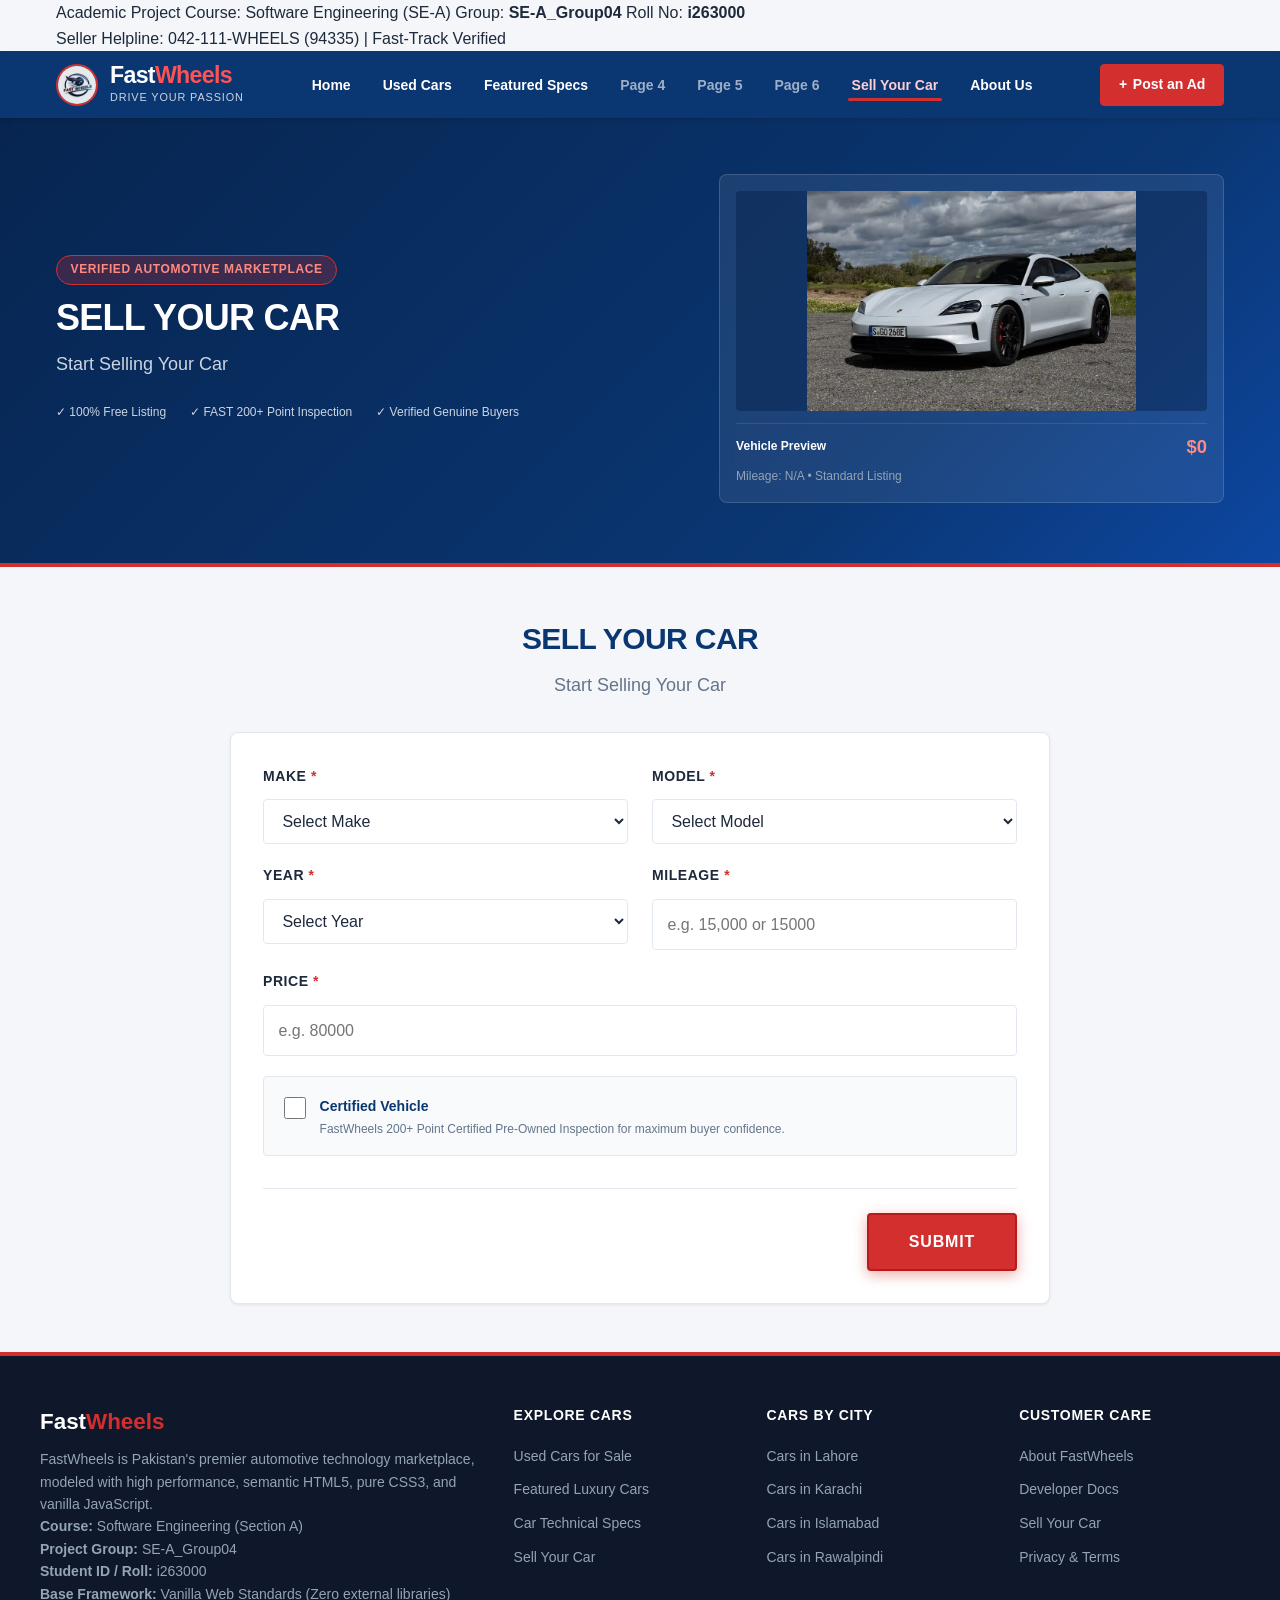
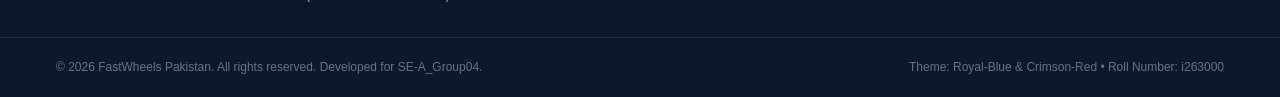
<file: pages/post-ad.html>
<!DOCTYPE html>
<html lang="en">
<head>
  <meta charset="UTF-8">
  <meta name="viewport" content="width=device-width, initial-scale=1.0">
  <meta name="description" content="Sell Your Car on FastWheels Pakistan. Free vehicle ad listing with 200+ point verified inspection. Group SE-A_Group04, Roll No. i263000.">
  <meta name="keywords" content="Sell Your Car, FastWheels, PakWheels, used cars Pakistan, post ad car, instant valuation">
  <meta name="author" content="Group SE-A_Group04 (Roll No. i263000)">
  <title>SELL YOUR CAR | FastWheels</title>

  <!-- Shared CSS Stylesheet -->
  <link rel="stylesheet" href="../css/styles.css">
  <link rel="icon" type="image/jpeg" href="../images/logo.jpeg">

  <style>
    /* ==========================================================================
       Sell Your Car Page Styles
       Theme: Royal-Blue (#0a3672) & Crimson-Red (#d32f2f)
       ========================================================================== */

    /* Thin border styling for cards and sections */
    .thin-border-card {
      background: var(--color-surface);
      border: 1px solid var(--color-border);
      border-radius: var(--border-radius-md);
      padding: var(--spacing-xl);
      box-shadow: var(--shadow-sm);
      transition: border-color var(--transition-fast), box-shadow var(--transition-fast);
    }

    .thin-border-card:hover {
      border-color: var(--color-border-hover);
    }

    /* Hero Banner for Sell Your Car */
    .sell-hero {
      background: linear-gradient(135deg, var(--color-primary-dark) 0%, var(--color-primary) 70%, #0d47a1 100%);
      color: #ffffff;
      padding: 3.5rem 0 3.75rem;
      border-bottom: 4px solid var(--color-accent);
      position: relative;
      overflow: hidden;
    }

    .sell-hero-grid {
      display: grid;
      grid-template-columns: 1.25fr 1fr;
      gap: var(--spacing-xl);
      align-items: center;
    }

    @media (max-width: 900px) {
      .sell-hero-grid {
        grid-template-columns: 1fr;
      }
    }

    .sell-hero-badge {
      display: inline-block;
      background-color: rgba(211, 47, 47, 0.25);
      border: 1px solid var(--color-accent);
      color: #ff8a80;
      font-size: var(--font-size-xs);
      font-weight: 700;
      padding: 0.25rem 0.85rem;
      border-radius: 9999px;
      text-transform: uppercase;
      letter-spacing: 0.05em;
      margin-bottom: var(--spacing-sm);
    }

    .sell-hero-title {
      font-size: var(--font-size-3xl);
      font-weight: 900;
      line-height: 1.15;
      margin-bottom: var(--spacing-sm);
      letter-spacing: -0.02em;
    }

    .sell-hero-title span {
      color: #ff8a80;
    }

    .sell-hero-subtitle {
      font-size: var(--font-size-md);
      color: #cbd5e1;
      margin-bottom: var(--spacing-md);
      line-height: 1.6;
    }

    /* Red Action Button */
    .btn-submit {
      background-color: var(--color-accent);
      color: #ffffff;
      font-size: 1rem;
      font-weight: 800;
      padding: 0.9rem 2.5rem;
      border-radius: var(--border-radius-sm);
      display: inline-flex;
      align-items: center;
      justify-content: center;
      gap: 0.6rem;
      border: 2px solid #b71c1c;
      box-shadow: 0 4px 14px rgba(211, 47, 47, 0.4);
      cursor: pointer;
      transition: all var(--transition-fast);
      letter-spacing: 0.05em;
      text-transform: uppercase;
    }

    .btn-submit:hover {
      background-color: var(--color-accent-hover);
      transform: translateY(-2px);
      box-shadow: 0 6px 18px rgba(211, 47, 47, 0.5);
    }

    .btn-submit:active {
      transform: translateY(0);
    }

    /* Hero Car Preview Card */
    .hero-preview-box {
      background: rgba(255, 255, 255, 0.08);
      border: 1px solid rgba(255, 255, 255, 0.15);
      backdrop-filter: blur(8px);
      border-radius: var(--border-radius-md);
      padding: var(--spacing-md);
      text-align: center;
    }

    .hero-preview-img-wrap {
      height: 220px;
      display: flex;
      align-items: center;
      justify-content: center;
      background: rgba(7, 37, 80, 0.5);
      border-radius: var(--border-radius-sm);
      overflow: hidden;
      margin-bottom: 0.75rem;
    }

    .hero-preview-img {
      max-height: 100%;
      width: auto;
      object-fit: contain;
      transition: transform 0.4s ease;
    }

    .hero-preview-box:hover .hero-preview-img {
      transform: scale(1.05);
    }

    .hero-preview-meta {
      display: flex;
      justify-content: space-between;
      align-items: center;
      font-size: var(--font-size-xs);
      color: #cbd5e1;
      padding-top: 0.5rem;
      border-top: 1px solid rgba(255, 255, 255, 0.1);
    }

    .hero-preview-price {
      font-size: 1.15rem;
      font-weight: 800;
      color: #ff8a80;
    }

    /* Form Layout */
    .form-two-column {
      display: grid;
      grid-template-columns: 1fr 1fr;
      gap: 1.5rem;
    }

    @media (max-width: 768px) {
      .form-two-column {
        grid-template-columns: 1fr;
      }
    }

    .form-group {
      margin-bottom: 1.25rem;
    }

    .form-group label {
      display: block;
      font-size: var(--font-size-sm);
      font-weight: 600;
      color: var(--color-text-main);
      margin-bottom: 0.4rem;
    }

    .required-star {
      color: var(--color-accent);
      font-weight: bold;
    }

    .form-control {
      width: 100%;
      padding: 0.75rem 0.9rem;
      font-size: var(--font-size-base);
      font-family: inherit;
      color: var(--color-text-main);
      background-color: #ffffff;
      border: 1px solid var(--color-border);
      border-radius: var(--border-radius-sm);
      transition: border-color var(--transition-fast), box-shadow var(--transition-fast);
      outline: none;
    }

    .form-control:focus {
      border-color: var(--color-primary);
      box-shadow: 0 0 0 3px rgba(10, 54, 114, 0.15);
    }

    .form-control.is-invalid {
      border-color: var(--color-accent) !important;
      background-color: #fff8f8;
      box-shadow: 0 0 0 3px rgba(211, 47, 47, 0.15);
    }

    .field-error-msg {
      display: none;
      color: var(--color-accent);
      font-size: 0.8rem;
      font-weight: 600;
      margin-top: 0.35rem;
    }

    .field-error-msg.visible {
      display: block;
    }

    /* Validation Alert Box */
    .validation-alert-box {
      display: none;
      background-color: #fef2f2;
      border: 1px solid #f87171;
      border-radius: var(--border-radius-sm);
      color: #991b1b;
      padding: 1rem 1.25rem;
      margin-bottom: 1.5rem;
      font-size: var(--font-size-sm);
      font-weight: 600;
    }

    .validation-alert-box.visible {
      display: flex;
      align-items: center;
      gap: 0.75rem;
    }

    /* Certified Checkbox Card with Thin Border */
    .certified-box {
      border: 1px solid var(--color-border);
      background-color: #f8fafc;
      border-radius: var(--border-radius-sm);
      padding: 1.1rem 1.25rem;
      display: flex;
      align-items: flex-start;
      gap: 0.85rem;
      cursor: pointer;
      transition: border-color var(--transition-fast), background-color var(--transition-fast);
      margin: 1.25rem 0 1.5rem;
    }

    .certified-box:hover,
    .certified-box.active {
      border-color: var(--color-primary);
      background-color: #eff6ff;
    }

    .certified-box input[type="checkbox"] {
      width: 22px;
      height: 22px;
      margin-top: 2px;
      accent-color: var(--color-accent);
      cursor: pointer;
      flex-shrink: 0;
    }

    .certified-title {
      font-size: var(--font-size-sm);
      font-weight: 700;
      color: var(--color-primary);
      display: block;
      margin-bottom: 0.2rem;
    }

    .certified-desc {
      font-size: var(--font-size-xs);
      color: var(--color-text-muted);
      line-height: 1.4;
      display: block;
    }

    /* Form Action Container at Bottom */
    .form-actions-bottom {
      margin-top: 2rem;
      padding-top: 1.5rem;
      border-top: 1px solid var(--color-border);
      display: flex;
      justify-content: flex-end;
      align-items: center;
    }

    @media (max-width: 600px) {
      .form-actions-bottom {
        justify-content: stretch;
      }
      .btn-submit {
        width: 100%;
      }
    }
  </style>
</head>
<body>

  <!-- Accessible Skip Link -->
  <a href="#main-content" class="skip-link">Skip to main content</a>

  <!-- Top Metadata Bar -->
  <aside class="top-bar" aria-label="Course and Academic Information">
    <div class="container top-bar-inner">
      <div class="top-bar-meta">
        <span class="top-bar-badge">Academic Project</span>
        <span>Course: Software Engineering (SE-A)</span>
        <span>Group: <strong>SE-A_Group04</strong></span>
        <span>Roll No: <strong>i263000</strong></span>
      </div>
      <div>
        <span>Seller Helpline: 042-111-WHEELS (94335) | Fast-Track Verified</span>
      </div>
    </div>
  </aside>

  <!-- Semantic Header -->
  <header class="site-header" role="banner">
    <div class="container header-inner">
      <!-- Brand Logo & Identity -->
      <a href="../index.html" class="brand" aria-label="FastWheels Home">
        <img src="../images/logo.jpeg" alt="FastWheels Official Logo" class="brand-logo-img">
        <div class="brand-text">
          <span class="brand-name">Fast<span>Wheels</span></span>
          <span class="brand-tagline">Drive Your Passion</span>
        </div>
      </a>

      <!-- Mobile Navigation Hamburger Button -->
      <button class="mobile-nav-toggle" aria-label="Toggle navigation menu" aria-expanded="false" aria-controls="primary-navigation">
        <svg fill="currentColor" viewBox="0 0 20 20" aria-hidden="true">
          <path fill-rule="evenodd" d="M3 5a1 1 0 011-1h12a1 1 0 110 2H4a1 1 0 01-1-1zM3 10a1 1 0 011-1h12a1 1 0 110 2H4a1 1 0 01-1-1zM3 15a1 1 0 011-1h12a1 1 0 110 2H4a1 1 0 01-1-1z" clip-rule="evenodd"></path>
        </svg>
      </button>

      <!-- 7-Page Semantic Navigation (Position 7 is Sell Your Car) -->
      <nav id="primary-navigation" class="main-nav" role="navigation" aria-label="Main Navigation">
        <ul class="nav-list">
          <li><a href="../index.html" class="nav-link">Home</a></li>
          <li><a href="used-cars.html" class="nav-link">Used Cars</a></li>
          <li><a href="car-details.html" class="nav-link">Featured Specs</a></li>
          <li><a href="#" class="nav-link" style="opacity: 0.6; cursor: default;" title="Page 4 (Reserved for Group Member)">Page 4</a></li>
          <li><a href="#" class="nav-link" style="opacity: 0.6; cursor: default;" title="Page 5 (Reserved for Group Member)">Page 5</a></li>
          <li><a href="#" class="nav-link" style="opacity: 0.6; cursor: default;" title="Page 6 (Reserved for Group Member)">Page 6</a></li>
          <li><a href="post-ad.html" class="nav-link active" aria-current="page">Sell Your Car</a></li>
          <li><a href="../index.html#about-section" class="nav-link">About Us</a></li>
        </ul>
      </nav>

      <!-- Call to Action Button in Header -->
      <div class="header-cta-group">
        <a href="post-ad.html" class="btn-post-ad">
          <span>+</span> Post an Ad
        </a>
      </div>
    </div>
  </header>

  <!-- Hero Section with Required Heading and Subtitle -->
  <section class="sell-hero" aria-labelledby="main-heading">
    <div class="container">
      <div class="sell-hero-grid">
        
        <!-- Left Hero Content -->
        <div>
          <span class="sell-hero-badge">Verified Automotive Marketplace</span>
          <h1 id="main-heading" class="sell-hero-title">SELL YOUR CAR</h1>
          <p class="sell-hero-subtitle">Start Selling Your Car</p>

          <div style="margin-top: 1.5rem; display: flex; gap: 1.5rem; font-size: var(--font-size-xs); color: #cbd5e1; flex-wrap: wrap;">
            <span>✓ 100% Free Listing</span>
            <span>✓ FAST 200+ Point Inspection</span>
            <span>✓ Verified Genuine Buyers</span>
          </div>
        </div>

        <!-- Right Hero Visual: Dynamic Vehicle Preview -->
        <div>
          <div class="hero-preview-box">
            <div class="hero-preview-img-wrap">
              <img id="preview-car-image" src="../images/taycan.webp" alt="Selected Car Preview" class="hero-preview-img">
            </div>
            <div class="hero-preview-meta">
              <span id="preview-car-title" style="font-weight: 700; color: #ffffff;">2023 Porsche Taycan</span>
              <span id="preview-car-price" class="hero-preview-price">$75,000</span>
            </div>
            <div style="font-size: 0.75rem; color: #94a3b8; margin-top: 0.35rem; text-align: left;">
              <span id="preview-car-specs">Mileage: 15,000 km &bull; FastWheels Certified</span>
            </div>
          </div>
        </div>

      </div>
    </div>
  </section>

  <!-- Main Content: Form & Submission -->
  <main id="main-content" class="container section">

    <!-- Section Title -->
    <div class="section-title-wrap">
      <h2 class="section-title">SELL YOUR CAR</h2>
      <p class="section-subtitle">Start Selling Your Car</p>
    </div>

    <!-- Form Container Card with Thin Borders -->
    <div id="sell-form-card" class="thin-border-card" style="max-width: 820px; margin: 0 auto;">
      
      <!-- Top Validation Error Summary Box -->
      <div id="validation-alert" class="validation-alert-box" role="alert" aria-live="polite">
        <span aria-hidden="true" style="font-size: 1.25rem;">⚠️</span>
        <span id="validation-alert-text">Please fill in all required fields properly before submitting.</span>
      </div>

      <form id="sell-car-form" novalidate>

        <div class="form-two-column">
          <!-- 1. Make — dropdown -->
          <div class="form-group">
            <label for="car-make">Make <span class="required-star">*</span></label>
            <select id="car-make" name="make" class="form-control" required>
              <option value="">Select Make</option>
              <option value="Porsche">Porsche</option>
              <option value="Audi">Audi</option>
              <option value="Tesla">Tesla</option>
              <option value="Bentley">Bentley</option>
              <option value="Mazda">Mazda</option>
              <option value="Peugeot">Peugeot</option>
              <option value="Koenigsegg">Koenigsegg</option>
              <option value="Toyota">Toyota</option>
              <option value="Honda">Honda</option>
            </select>
            <div id="error-make" class="field-error-msg">Please select a vehicle make.</div>
          </div>

          <!-- 2. Model — dropdown -->
          <div class="form-group">
            <label for="car-model">Model <span class="required-star">*</span></label>
            <select id="car-model" name="model" class="form-control" required>
              <option value="">Select Model</option>
            </select>
            <div id="error-model" class="field-error-msg">Please select a vehicle model.</div>
          </div>
        </div>

        <div class="form-two-column">
          <!-- 3. Year — dropdown -->
          <div class="form-group">
            <label for="car-year">Year <span class="required-star">*</span></label>
            <select id="car-year" name="year" class="form-control" required>
              <option value="">Select Year</option>
              <option value="2026">2026</option>
              <option value="2025">2025</option>
              <option value="2024">2024</option>
              <option value="2023">2023</option>
              <option value="2022">2022</option>
              <option value="2021">2021</option>
              <option value="2020">2020</option>
              <option value="2019">2019</option>
              <option value="2018">2018</option>
              <option value="2017">2017</option>
              <option value="2016">2016</option>
              <option value="2015">2015</option>
              <option value="2014">2014</option>
              <option value="2013">2013</option>
              <option value="2012">2012</option>
              <option value="2010">2010</option>
            </select>
            <div id="error-year" class="field-error-msg">Please select a valid model year.</div>
          </div>

          <!-- 4. Mileage — input -->
          <div class="form-group">
            <label for="car-mileage">Mileage <span class="required-star">*</span></label>
            <input 
              type="text" 
              id="car-mileage" 
              name="mileage" 
              class="form-control" 
              placeholder="e.g. 15,000 or 15000" 
              required
            >
            <div id="error-mileage" class="field-error-msg">Please enter valid mileage (e.g. 15,000 km).</div>
          </div>
        </div>

        <!-- 5. Price — input -->
        <div class="form-group">
          <label for="car-price">Price <span class="required-star">*</span></label>
          <input 
            type="number" 
            id="car-price" 
            name="price" 
            class="form-control" 
            placeholder="e.g. 80000" 
            min="1" 
            required
          >
          <div id="error-price" class="field-error-msg">Please enter a valid price (greater than 0).</div>
        </div>

        <!-- 6. Certified — checkbox -->
        <label class="certified-box" id="certified-card" for="car-certified">
          <input type="checkbox" id="car-certified" name="certified">
          <div>
            <span class="certified-title">Certified Vehicle</span>
            <span class="certified-desc">FastWheels 200+ Point Certified Pre-Owned Inspection for maximum buyer confidence.</span>
          </div>
        </label>

        <!-- Form Submission Button: The only action button at the bottom must say: SUBMIT -->
        <div class="form-actions-bottom">
          <button type="submit" id="submit-btn" class="btn-submit">
            SUBMIT
          </button>
        </div>

      </form>
    </div>

  </main>

  <!-- Semantic Footer (Display roll number i263000 only, without name) -->
  <footer class="site-footer" role="contentinfo">
    <div class="container footer-top">
      <div class="footer-grid">
        <!-- Brand & Assignment Info -->
        <div class="footer-brand">
          <h3>Fast<span>Wheels</span></h3>
          <p>FastWheels is Pakistan's premier automotive technology marketplace, modeled with high performance, semantic HTML5, pure CSS3, and vanilla JavaScript.</p>
          <div class="footer-meta-box">
            <p><strong>Course:</strong> Software Engineering (Section A)</p>
            <p><strong>Project Group:</strong> SE-A_Group04</p>
            <p><strong>Student ID / Roll:</strong> i263000</p>
            <p><strong>Base Framework:</strong> Vanilla Web Standards (Zero external libraries)</p>
          </div>
        </div>

        <!-- Quick Links -->
        <div class="footer-col">
          <h4>Explore Cars</h4>
          <ul class="footer-links">
            <li><a href="used-cars.html">Used Cars for Sale</a></li>
            <li><a href="../index.html#featured-vehicles">Featured Luxury Cars</a></li>
            <li><a href="car-details.html">Car Technical Specs</a></li>
            <li><a href="post-ad.html">Sell Your Car</a></li>
          </ul>
        </div>

        <!-- Major Cities -->
        <div class="footer-col">
          <h4>Cars by City</h4>
          <ul class="footer-links">
            <li><a href="used-cars.html?city=Lahore">Cars in Lahore</a></li>
            <li><a href="used-cars.html?city=Karachi">Cars in Karachi</a></li>
            <li><a href="used-cars.html?city=Islamabad">Cars in Islamabad</a></li>
            <li><a href="used-cars.html?city=Rawalpindi">Cars in Rawalpindi</a></li>
          </ul>
        </div>

        <!-- Support & Policies -->
        <div class="footer-col">
          <h4>Customer Care</h4>
          <ul class="footer-links">
            <li><a href="../index.html#about-section">About FastWheels</a></li>
            <li><a href="../docs/README.md">Developer Docs</a></li>
            <li><a href="post-ad.html">Sell Your Car</a></li>
            <li><a href="#primary-navigation">Privacy &amp; Terms</a></li>
          </ul>
        </div>
      </div>
    </div>

    <!-- Bottom Copyright -->
    <div class="footer-bottom">
      <div class="container footer-bottom-inner">
        <div>
          &copy; 2026 FastWheels Pakistan. All rights reserved. Developed for SE-A_Group04.
        </div>
        <div>
          Theme: Royal-Blue &amp; Crimson-Red &bull; Roll Number: i263000
        </div>
      </div>
    </div>
  </footer>

  <!-- Vanilla JavaScript: Shared main.js + Page 1 Interactive Validation Script -->
  <script src="../js/main.js"></script>
  <script>
    'use strict';

    // Model options mapped by Make with catalog preview images
    const CAR_CATALOG = {
      Porsche: {
        models: ["Taycan", "911 Carrera", "Panamera", "Cayenne", "Macan"],
        image: "../images/taycan.webp"
      },
      Audi: {
        models: ["e-tron GT", "A4", "A6", "Q7", "R8"],
        image: "../images/audi.webp"
      },
      Tesla: {
        models: ["Model S", "Model 3", "Model Y", "Model X", "Cybertruck"],
        image: "../images/tesla.webp"
      },
      Bentley: {
        models: ["Continental GT", "Flying Spur", "Bentayga"],
        image: "../images/bentley.webp"
      },
      Mazda: {
        models: ["RX-Vision", "Mazda 3", "Mazda 6", "CX-5", "MX-5 Miata"],
        image: "../images/mazda.webp"
      },
      Peugeot: {
        models: ["508 GT", "208", "308", "2008", "3008"],
        image: "../images/peugeot.webp"
      },
      Koenigsegg: {
        models: ["Jesko Absolut", "Gemera", "Regera", "Agera RS"],
        image: "../images/konisegg.webp"
      },
      Toyota: {
        models: ["Corolla", "Camry", "Fortuner", "Land Cruiser", "Yaris"],
        image: "../images/taycan.webp"
      },
      Honda: {
        models: ["Civic", "City", "Accord", "CR-V", "BR-V"],
        image: "../images/audi.webp"
      }
    };

    // Elements
    const makeSelect = document.getElementById('car-make');
    const modelSelect = document.getElementById('car-model');
    const yearSelect = document.getElementById('car-year');
    const mileageInput = document.getElementById('car-mileage');
    const priceInput = document.getElementById('car-price');
    const certifiedCheck = document.getElementById('car-certified');
    const certifiedCard = document.getElementById('certified-card');
    const formElement = document.getElementById('sell-car-form');
    const validationAlert = document.getElementById('validation-alert');

    // Error messages
    const errorMake = document.getElementById('error-make');
    const errorModel = document.getElementById('error-model');
    const errorYear = document.getElementById('error-year');
    const errorMileage = document.getElementById('error-mileage');
    const errorPrice = document.getElementById('error-price');

    // Preview elements
    const previewImg = document.getElementById('preview-car-image');
    const previewTitle = document.getElementById('preview-car-title');
    const previewPrice = document.getElementById('preview-car-price');
    const previewSpecs = document.getElementById('preview-car-specs');

    // Populate or update models dropdown dynamically when Make changes
    function updateModelsDropdown() {
      const selectedMake = makeSelect.value;
      const previousModel = modelSelect.value;

      modelSelect.innerHTML = '<option value="">Select Model</option>';

      if (selectedMake && CAR_CATALOG[selectedMake]) {
        const models = CAR_CATALOG[selectedMake].models;
        models.forEach(model => {
          const opt = document.createElement('option');
          opt.value = model;
          opt.textContent = model;
          if (model === previousModel) {
            opt.selected = true;
          }
          modelSelect.appendChild(opt);
        });
      }

      updatePreviewCard();
    }

    // Format price for preview display
    function formatPriceDisplay(amount) {
      if (!amount || isNaN(amount) || amount <= 0) {
        return "$0";
      }
      return "$" + Number(amount).toLocaleString('en-US');
    }

    // Update the live visual preview card
    function updatePreviewCard() {
      const make = makeSelect.value;
      const model = modelSelect.value;
      const year = yearSelect.value;
      const mileage = mileageInput.value.trim();
      const priceVal = Number(priceInput.value);
      const isCertified = certifiedCheck.checked;

      const titleParts = [];
      if (year) titleParts.push(year);
      if (make) titleParts.push(make);
      if (model) titleParts.push(model);

      if (previewTitle) {
        previewTitle.textContent = titleParts.length ? titleParts.join(' ') : 'Vehicle Preview';
      }

      const catalogData = CAR_CATALOG[make];
      if (catalogData && previewImg) {
        previewImg.src = catalogData.image;
        previewImg.alt = titleParts.join(' ') || 'Car Preview';
      }

      if (previewPrice) {
        previewPrice.textContent = formatPriceDisplay(priceVal);
      }

      if (previewSpecs) {
        const specParts = [];
        specParts.push(mileage ? `Mileage: ${mileage}` : 'Mileage: N/A');
        specParts.push(isCertified ? 'FastWheels Certified' : 'Standard Listing');
        previewSpecs.textContent = specParts.join(' • ');
      }
    }

    // Event Listeners for dynamic behavior
    makeSelect.addEventListener('change', () => {
      updateModelsDropdown();
      if (makeSelect.value) {
        clearFieldError(makeSelect, errorMake);
      }
    });

    modelSelect.addEventListener('change', () => {
      updatePreviewCard();
      if (modelSelect.value) {
        clearFieldError(modelSelect, errorModel);
      }
    });

    yearSelect.addEventListener('change', () => {
      updatePreviewCard();
      if (yearSelect.value) {
        clearFieldError(yearSelect, errorYear);
      }
    });

    mileageInput.addEventListener('input', () => {
      updatePreviewCard();
      if (mileageInput.value.trim()) {
        clearFieldError(mileageInput, errorMileage);
      }
    });

    priceInput.addEventListener('input', () => {
      updatePreviewCard();
      if (Number(priceInput.value) > 0) {
        clearFieldError(priceInput, errorPrice);
      }
    });

    certifiedCheck.addEventListener('change', () => {
      if (certifiedCheck.checked) {
        certifiedCard.classList.add('active');
      } else {
        certifiedCard.classList.remove('active');
      }
      updatePreviewCard();
    });

    function setFieldError(field, errorEl, message) {
      field.classList.add('is-invalid');
      if (errorEl) {
        if (message) errorEl.textContent = message;
        errorEl.classList.add('visible');
      }
    }

    function clearFieldError(field, errorEl) {
      field.classList.remove('is-invalid');
      if (errorEl) {
        errorEl.classList.remove('visible');
      }
    }

    // Form submission validation
    formElement.addEventListener('submit', (e) => {
      e.preventDefault();

      let isValid = true;
      const errors = [];

      // 1. Validate Make
      const makeVal = makeSelect.value.trim();
      if (!makeVal) {
        setFieldError(makeSelect, errorMake, 'Please select a vehicle make.');
        isValid = false;
        errors.push('Make is required');
      } else {
        clearFieldError(makeSelect, errorMake);
      }

      // 2. Validate Model
      const modelVal = modelSelect.value.trim();
      if (!modelVal) {
        setFieldError(modelSelect, errorModel, 'Please select a vehicle model.');
        isValid = false;
        errors.push('Model is required');
      } else {
        clearFieldError(modelSelect, errorModel);
      }

      // 3. Validate Year
      const yearVal = yearSelect.value.trim();
      if (!yearVal) {
        setFieldError(yearSelect, errorYear, 'Please select a valid model year.');
        isValid = false;
        errors.push('Year is required');
      } else {
        clearFieldError(yearSelect, errorYear);
      }

      // 4. Validate Mileage
      const mileageRaw = mileageInput.value.trim();
      const mileageNum = parseFloat(mileageRaw.replace(/[^0-9.]/g, ''));
      if (!mileageRaw || isNaN(mileageNum) || mileageNum < 0) {
        setFieldError(mileageInput, errorMileage, 'Please enter a valid mileage (e.g. 15,000 km).');
        isValid = false;
        errors.push('Valid mileage is required');
      } else {
        clearFieldError(mileageInput, errorMileage);
      }

      // 5. Validate Price
      const priceRaw = priceInput.value.trim();
      const priceNum = parseFloat(priceRaw);
      if (!priceRaw || isNaN(priceNum) || priceNum <= 0) {
        setFieldError(priceInput, errorPrice, 'Please enter a valid asking price greater than 0.');
        isValid = false;
        errors.push('Valid price is required');
      } else {
        clearFieldError(priceInput, errorPrice);
      }

      // If invalid, show validation alert and DO NOT clear any entered fields
      if (!isValid) {
        validationAlert.classList.add('visible');
        validationAlert.scrollIntoView({ behavior: 'smooth', block: 'nearest' });
        return;
      }

      // Hide validation alert
      validationAlert.classList.remove('visible');

      // Valid: Save vehicle details to storage for next page
      const vehicleData = {
        make: makeVal,
        model: modelVal,
        year: yearVal,
        mileage: mileageRaw,
        mileageNum: mileageNum,
        price: priceNum,
        certified: certifiedCheck.checked,
        timestamp: new Date().toISOString()
      };

      try {
        localStorage.setItem('fastwheels_valuation_car', JSON.stringify(vehicleData));
        sessionStorage.setItem('fastwheels_valuation_car', JSON.stringify(vehicleData));
      } catch (err) {
        console.warn('Storage write error:', err);
      }

      // Navigate to Instant Valuation page
      window.location.href = 'instant-valuation.html';
    });

    // Check if there is previously submitted data to pre-populate (without clearing)
    document.addEventListener('DOMContentLoaded', () => {
      try {
        const stored = sessionStorage.getItem('fastwheels_valuation_car') || localStorage.getItem('fastwheels_valuation_car');
        if (stored) {
          const data = JSON.parse(stored);
          if (data.make && makeSelect.querySelector(`option[value="${data.make}"]`)) {
            makeSelect.value = data.make;
            updateModelsDropdown();
            if (data.model) {
              modelSelect.value = data.model;
            }
          }
          if (data.year) yearSelect.value = data.year;
          if (data.mileage) mileageInput.value = data.mileage;
          if (data.price) priceInput.value = data.price;
          if (data.certified) {
            certifiedCheck.checked = true;
            certifiedCard.classList.add('active');
          }
        }
      } catch (err) {
        // Ignore JSON error
      }
      updatePreviewCard();
    });
  </script>
</body>
</html>
</file>
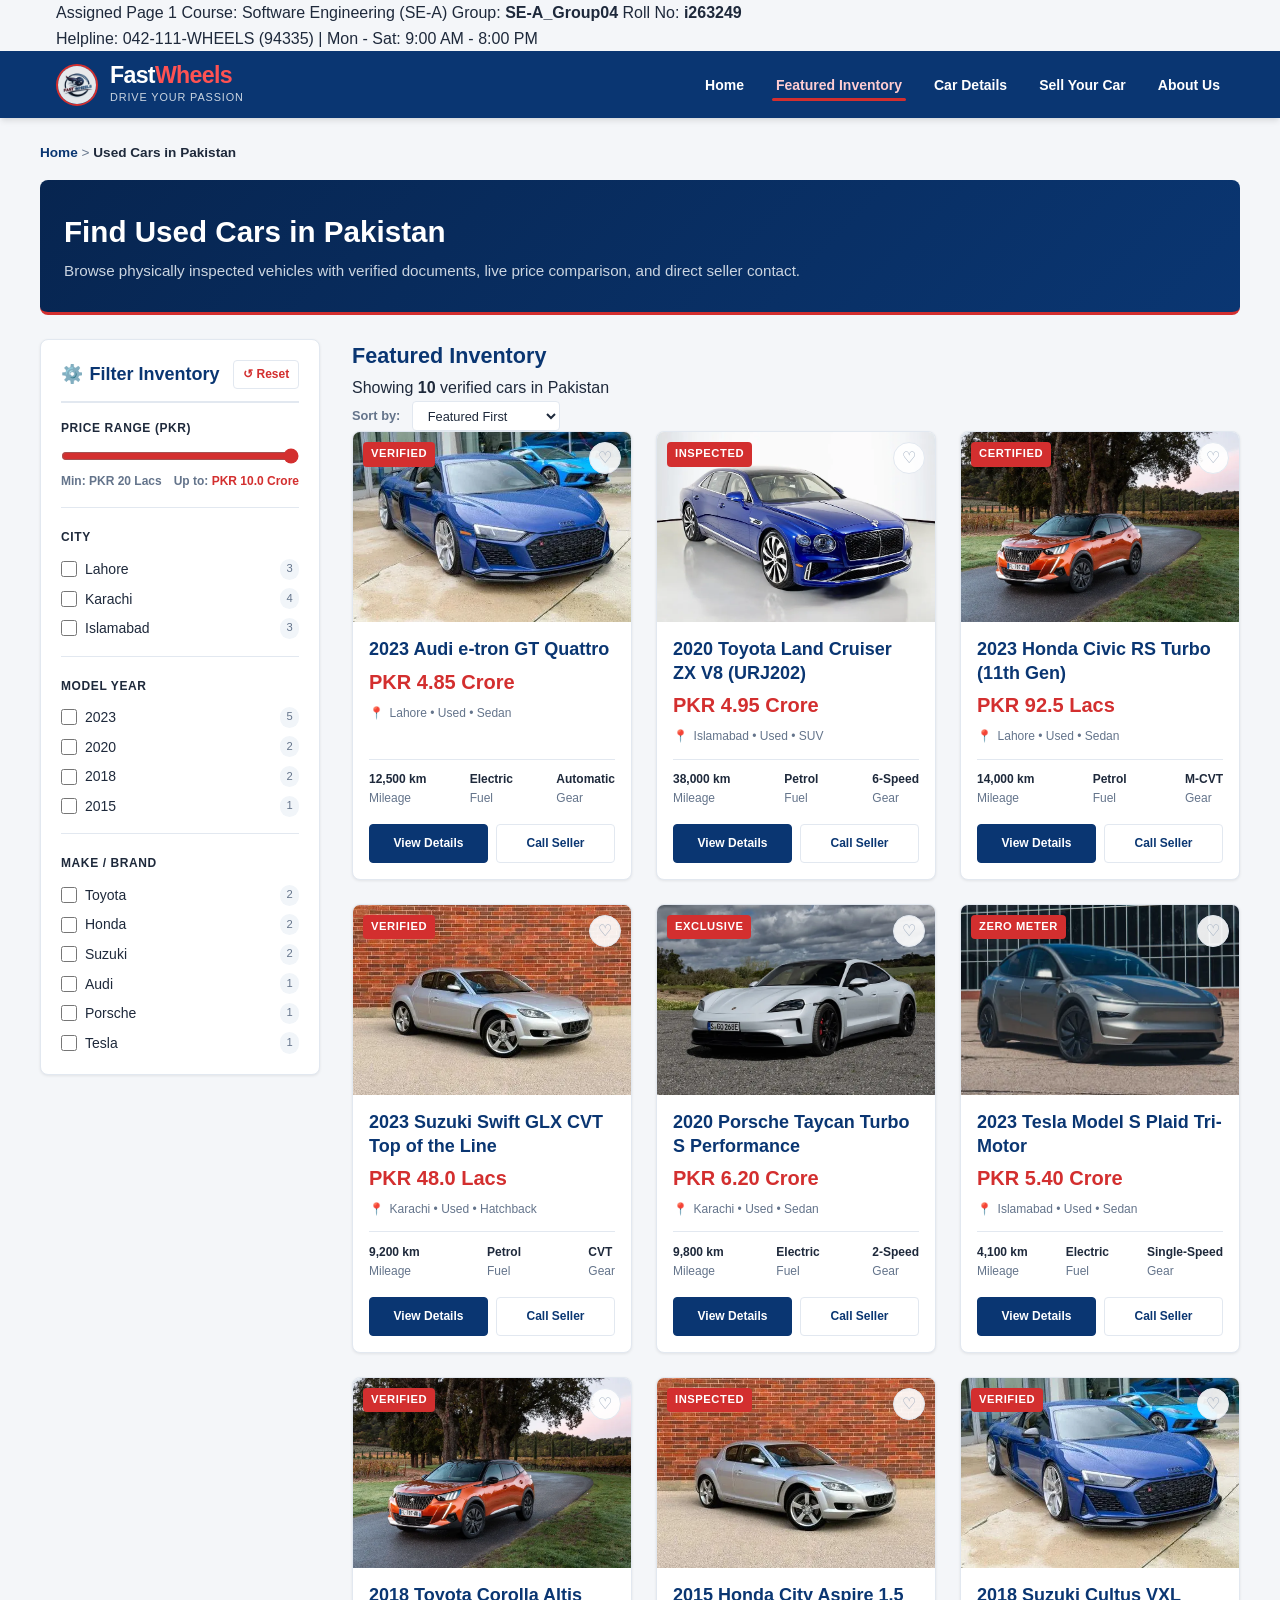
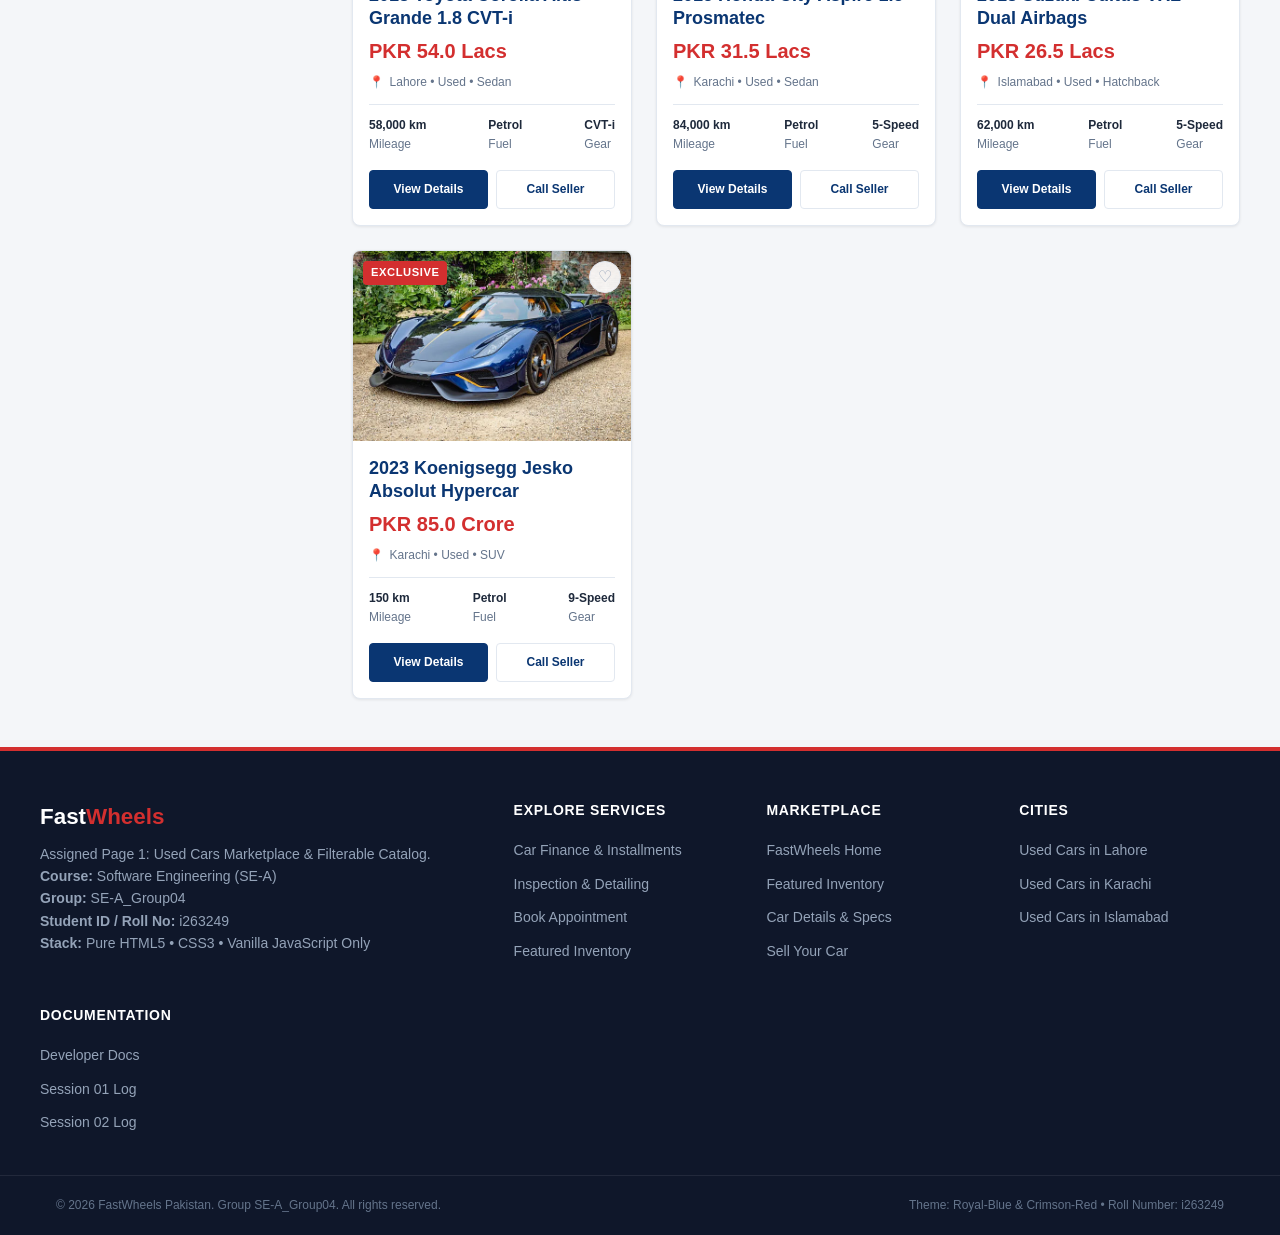
<file: pages/used-cars.html>
<!DOCTYPE html>
<html lang="en">
<head>
  <meta charset="UTF-8">
  <meta name="viewport" content="width=device-width, initial-scale=1.0">
  <meta name="description" content="Browse verified used cars for sale in Pakistan on FastWheels. Pure HTML5, CSS3, and vanilla JS. Group SE-A_Group04, Roll No. i263249.">
  <title>Used Cars for Sale in Pakistan | FastWheels</title>

  <!-- Shared Stylesheet -->
  <link rel="stylesheet" href="../css/styles.css">
  <link rel="icon" type="image/jpeg" href="../images/logo.jpeg">
</head>
<body>

  <!-- Accessible Skip Link for Keyboard Navigation -->
  <a href="#main-content" class="skip-link">Skip to main content</a>

  <!-- Top Academic Metadata Bar -->
  <aside class="top-bar" aria-label="Course and Academic Information">
    <div class="container top-bar-inner">
      <div class="top-bar-meta">
        <span class="top-bar-badge">Assigned Page 1</span>
        <span>Course: Software Engineering (SE-A)</span>
        <span>Group: <strong>SE-A_Group04</strong></span>
        <span>Roll No: <strong>i263249</strong></span>
      </div>
      <div>
        <span>Helpline: 042-111-WHEELS (94335) | Mon - Sat: 9:00 AM - 8:00 PM</span>
      </div>
    </div>
  </aside>

  <!-- Semantic Header (Clean navigation links without external teammate feature logic) -->
  <header class="site-header" role="banner">
    <div class="container header-inner">

      <!-- Mobile Hamburger Toggle (Left on Mobile <768px via CSS order: 1) -->
      <button class="mobile-nav-toggle" aria-label="Toggle navigation menu" aria-expanded="false" aria-controls="primary-navigation">
        <svg fill="currentColor" viewBox="0 0 20 20" aria-hidden="true" width="24" height="24">
          <path fill-rule="evenodd" d="M3 5a1 1 0 011-1h12a1 1 0 110 2H4a1 1 0 01-1-1zM3 10a1 1 0 011-1h12a1 1 0 110 2H4a1 1 0 01-1-1zM3 15a1 1 0 011-1h12a1 1 0 110 2H4a1 1 0 01-1-1z" clip-rule="evenodd"></path>
        </svg>
      </button>

      <!-- FastWheels Brand Identity (Left on Desktop, Centered on Mobile <768px) -->
      <a href="../index.html" class="brand" aria-label="FastWheels Home">
        <img src="../images/logo.jpeg" alt="FastWheels Official Logo" class="brand-logo-img">
        <div class="brand-text">
          <span class="brand-name">Fast<span>Wheels</span></span>
          <span class="brand-tagline">Drive Your Passion</span>
        </div>
      </a>

      <!-- Clean Semantic Navigation Links -->
      <nav id="primary-navigation" class="main-nav" role="navigation" aria-label="Main Navigation">
        <ul class="nav-list">
          <li><a href="../index.html" class="nav-link">Home</a></li>
          <li><a href="used-cars.html" class="nav-link active" aria-current="page">Featured Inventory</a></li>
          <li><a href="car-details.html" class="nav-link">Car Details</a></li>
          <li><a href="post-ad.html" class="nav-link">Sell Your Car</a></li>
          <li><a href="../index.html#about-section" class="nav-link">About Us</a></li>
        </ul>
      </nav>

    </div>
  </header>

  <!-- Semantic Main Content -->
  <main id="main-content" class="container section" style="padding-top: 1.5rem;">

    <!-- Breadcrumb -->
    <nav aria-label="Breadcrumbs" style="font-size: 0.85rem; margin-bottom: 1rem; color: var(--color-text-muted);">
      <a href="../index.html" style="color: var(--color-primary); font-weight: 600;">Home</a> &gt; 
      <span style="color: var(--color-text-main); font-weight: 600;">Used Cars in Pakistan</span>
    </nav>

    <!-- Page Header Banner -->
    <div style="background: linear-gradient(135deg, var(--color-primary-dark), var(--color-primary)); color: #fff; padding: 1.75rem 1.5rem; border-radius: var(--border-radius-md); margin-bottom: 1.5rem; border-bottom: 3px solid var(--color-accent);">
      <h1 style="font-size: 1.85rem; font-weight: 800; margin-bottom: 0.25rem;">Find Used Cars in Pakistan</h1>
      <p style="color: #cbd5e1; font-size: 0.95rem;">Browse physically inspected vehicles with verified documents, live price comparison, and direct seller contact.</p>
    </div>

    <!-- Mobile Filter Toggle Button (<900px) -->
    <button type="button" class="mobile-filter-trigger" id="mobile-filter-btn" onclick="toggleMobileSidebar()" aria-expanded="false" aria-controls="filters-sidebar-panel">
      <span>☰ Filter Vehicles</span> (<span id="mobile-filter-count-label">All Active</span>)
    </button>

    <!-- Two-Column Layout: Left Filters + Featured Inventory -->
    <div class="catalog-layout">

      <!-- ===================================================================
           LEFT FILTERS SIDEBAR
           (Price Range, City, Year, Make, and One-Click Reset Button)
           =================================================================== -->
      <aside class="filters-sidebar" id="filters-sidebar-panel" aria-label="Vehicle Filters">
        <div class="sidebar-header">
          <div class="sidebar-title">
            <span>⚙️</span> Filter Inventory
          </div>
          <button type="button" class="btn-small-reset" id="btn-sidebar-reset" onclick="resetAllSidebarFilters()" title="Clear all selected filters">
            ↺ Reset
          </button>
        </div>

        <form id="sidebar-filters-form" onsubmit="event.preventDefault();">

          <!-- 1. Price Range Filter -->
          <div class="filter-group">
            <div class="filter-group-title">Price Range (PKR)</div>
            <div class="price-slider-box">
              <input type="range" id="filter-price-slider" class="price-range-slider" min="2000000" max="100000000" step="1000000" value="100000000" oninput="handlePriceSliderChange(this.value)">
              <div class="price-display-label">
                <span>Min: PKR 20 Lacs</span>
                <span id="price-slider-val">Up to: <strong>PKR 10.0 Crore</strong></span>
              </div>
            </div>
          </div>

          <!-- 2. City Checkboxes (Lahore, Karachi, Islamabad) -->
          <div class="filter-group">
            <div class="filter-group-title">City</div>
            <div class="filter-checkbox-list">
              <label class="checkbox-label">
                <span class="checkbox-custom-item">
                  <input type="checkbox" name="city-filter" value="Lahore" onchange="handleFilterChange()">
                  <span>Lahore</span>
                </span>
                <span class="checkbox-count-badge" id="count-city-lahore">3</span>
              </label>

              <label class="checkbox-label">
                <span class="checkbox-custom-item">
                  <input type="checkbox" name="city-filter" value="Karachi" onchange="handleFilterChange()">
                  <span>Karachi</span>
                </span>
                <span class="checkbox-count-badge" id="count-city-karachi">4</span>
              </label>

              <label class="checkbox-label">
                <span class="checkbox-custom-item">
                  <input type="checkbox" name="city-filter" value="Islamabad" onchange="handleFilterChange()">
                  <span>Islamabad</span>
                </span>
                <span class="checkbox-count-badge" id="count-city-islamabad">3</span>
              </label>
            </div>
          </div>

          <!-- 3. Year Checkboxes (2015, 2018, 2020, 2023) -->
          <div class="filter-group">
            <div class="filter-group-title">Model Year</div>
            <div class="filter-checkbox-list">
              <label class="checkbox-label">
                <span class="checkbox-custom-item">
                  <input type="checkbox" name="year-filter" value="2023" onchange="handleFilterChange()">
                  <span>2023</span>
                </span>
                <span class="checkbox-count-badge">5</span>
              </label>

              <label class="checkbox-label">
                <span class="checkbox-custom-item">
                  <input type="checkbox" name="year-filter" value="2020" onchange="handleFilterChange()">
                  <span>2020</span>
                </span>
                <span class="checkbox-count-badge">2</span>
              </label>

              <label class="checkbox-label">
                <span class="checkbox-custom-item">
                  <input type="checkbox" name="year-filter" value="2018" onchange="handleFilterChange()">
                  <span>2018</span>
                </span>
                <span class="checkbox-count-badge">2</span>
              </label>

              <label class="checkbox-label">
                <span class="checkbox-custom-item">
                  <input type="checkbox" name="year-filter" value="2015" onchange="handleFilterChange()">
                  <span>2015</span>
                </span>
                <span class="checkbox-count-badge">1</span>
              </label>
            </div>
          </div>

          <!-- 4. Make Checkboxes (Toyota, Honda, Suzuki, etc.) -->
          <div class="filter-group">
            <div class="filter-group-title">Make / Brand</div>
            <div class="filter-checkbox-list">
              <label class="checkbox-label">
                <span class="checkbox-custom-item">
                  <input type="checkbox" name="make-filter" value="Toyota" onchange="handleFilterChange()">
                  <span>Toyota</span>
                </span>
                <span class="checkbox-count-badge">2</span>
              </label>

              <label class="checkbox-label">
                <span class="checkbox-custom-item">
                  <input type="checkbox" name="make-filter" value="Honda" onchange="handleFilterChange()">
                  <span>Honda</span>
                </span>
                <span class="checkbox-count-badge">2</span>
              </label>

              <label class="checkbox-label">
                <span class="checkbox-custom-item">
                  <input type="checkbox" name="make-filter" value="Suzuki" onchange="handleFilterChange()">
                  <span>Suzuki</span>
                </span>
                <span class="checkbox-count-badge">2</span>
              </label>

              <label class="checkbox-label">
                <span class="checkbox-custom-item">
                  <input type="checkbox" name="make-filter" value="Audi" onchange="handleFilterChange()">
                  <span>Audi</span>
                </span>
                <span class="checkbox-count-badge">1</span>
              </label>

              <label class="checkbox-label">
                <span class="checkbox-custom-item">
                  <input type="checkbox" name="make-filter" value="Porsche" onchange="handleFilterChange()">
                  <span>Porsche</span>
                </span>
                <span class="checkbox-count-badge">1</span>
              </label>

              <label class="checkbox-label">
                <span class="checkbox-custom-item">
                  <input type="checkbox" name="make-filter" value="Tesla" onchange="handleFilterChange()">
                  <span>Tesla</span>
                </span>
                <span class="checkbox-count-badge">1</span>
              </label>
            </div>
          </div>

        </form>
      </aside>

      <!-- ===================================================================
           FEATURED INVENTORY SECTION
           =================================================================== -->
      <section class="inventory-main-content" aria-labelledby="featured-inventory-title">
        
        <!-- Results Status Bar -->
        <div class="results-header-bar">
          <div>
            <h2 id="featured-inventory-title" style="font-size: 1.35rem; font-weight: 800; color: var(--color-primary); margin-bottom: 0.15rem;">
              Featured Inventory
            </h2>
            <div class="results-count-text">
              Showing <strong id="results-count">10</strong> verified cars in Pakistan
            </div>
          </div>

          <div style="display: flex; align-items: center; gap: 0.75rem;">
            <label for="sort-select" style="font-size: 0.8rem; font-weight: 600; color: var(--color-text-muted);">Sort by:</label>
            <select id="sort-select" class="form-control" style="width: auto; padding: 0.35rem 0.65rem; font-size: 0.8rem;" onchange="handleSortChange(this.value)">
              <option value="featured">Featured First</option>
              <option value="price-asc">Price: Low to High</option>
              <option value="price-desc">Price: High to Low</option>
              <option value="year-desc">Year: Newest First</option>
            </select>
          </div>
        </div>

        <!-- Cards Grid Container (Populated dynamically via Vanilla JS) -->
        <div id="featured-cars-container" class="cars-grid">
          <!-- Populated by renderInventoryCards() -->
        </div>

      </section>

    </div>

  </main>

  <!-- Semantic Footer -->
  <footer class="site-footer" role="contentinfo">
    <div class="container footer-top">
      <div class="footer-grid">
        <div class="footer-brand">
          <h3>Fast<span>Wheels</span></h3>
          <p>Assigned Page 1: Used Cars Marketplace &amp; Filterable Catalog.</p>
          <div class="footer-meta-box">
            <p><strong>Course:</strong> Software Engineering (SE-A)</p>
            <p><strong>Group:</strong> SE-A_Group04</p>
            <p><strong>Student ID / Roll No:</strong> i263249</p>
            <p><strong>Stack:</strong> Pure HTML5 &bull; CSS3 &bull; Vanilla JavaScript Only</p>
          </div>
        </div>

        <div class="footer-col">
          <h4>Explore Services</h4>
          <ul class="footer-links">
            <li><a href="car-finance.html">Car Finance &amp; Installments</a></li>
            <li><a href="inspection-detailing.html">Inspection &amp; Detailing</a></li>
            <li><a href="book-appointment.html">Book Appointment</a></li>
            <li><a href="used-cars.html">Featured Inventory</a></li>
          </ul>
        </div>

        <div class="footer-col">
          <h4>Marketplace</h4>
          <ul class="footer-links">
            <li><a href="../index.html">FastWheels Home</a></li>
            <li><a href="used-cars.html">Featured Inventory</a></li>
            <li><a href="car-details.html">Car Details &amp; Specs</a></li>
            <li><a href="post-ad.html">Sell Your Car</a></li>
          </ul>
        </div>

        <div class="footer-col">
          <h4>Cities</h4>
          <ul class="footer-links">
            <li><a href="javascript:void(0)" onclick="quickSelectCity('Lahore')">Used Cars in Lahore</a></li>
            <li><a href="javascript:void(0)" onclick="quickSelectCity('Karachi')">Used Cars in Karachi</a></li>
            <li><a href="javascript:void(0)" onclick="quickSelectCity('Islamabad')">Used Cars in Islamabad</a></li>
          </ul>
        </div>

        <div class="footer-col">
          <h4>Documentation</h4>
          <ul class="footer-links">
            <li><a href="../docs/README.md">Developer Docs</a></li>
            <li><a href="../docs/ai-logs/26i-3249/session-01-base-setup.md">Session 01 Log</a></li>
            <li><a href="../docs/ai-logs/26i-3249/session-02-used-cars.md">Session 02 Log</a></li>
          </ul>
        </div>
      </div>
    </div>

    <div class="footer-bottom">
      <div class="container footer-bottom-inner">
        <div>&copy; 2026 FastWheels Pakistan. Group SE-A_Group04. All rights reserved.</div>
        <div>Theme: Royal-Blue &amp; Crimson-Red &bull; Roll Number: i263249</div>
      </div>
    </div>
  </footer>

  <!-- Shared Vanilla JavaScript -->
  <script src="../js/main.js"></script>

  <!-- Page-Specific Controller for Left Sidebar Filters & Inventory Grid -->
  <script>
    /**
     * FASTWHEELS USED CARS CONTROLLER
     * Group: SE-A_Group04 | Student Roll Number: i263249
     * Clean, modular, viva-ready vanilla JavaScript.
     */
    'use strict';

    // State object holding the active filters
    const activeFilters = {
      maxPrice: 100000000,
      cities: [],
      years: [],
      makes: [],
      sortBy: 'featured'
    };

    /**
     * Initialize on DOM Load
     */
    document.addEventListener('DOMContentLoaded', () => {
      // Check URL parameters (e.g. ?city=Lahore)
      const urlParams = new URLSearchParams(window.location.search);
      const cityQuery = urlParams.get('city');
      if (cityQuery) {
        const matchingCheck = document.querySelector(`input[name="city-filter"][value="${cityQuery}"]`);
        if (matchingCheck) {
          matchingCheck.checked = true;
          activeFilters.cities.push(cityQuery);
        }
      }

      applyFilters();
    });

    /**
     * Handle mobile sidebar collapse toggle (<900px)
     */
    function toggleMobileSidebar() {
      const panel = document.getElementById('filters-sidebar-panel');
      const btn = document.getElementById('mobile-filter-btn');
      if (panel) {
        const isShown = panel.classList.toggle('is-visible');
        if (btn) btn.setAttribute('aria-expanded', String(isShown));
      }
    }

    /**
     * Handle Price Slider Drag / Input
     */
    function handlePriceSliderChange(val) {
      const num = Number(val);
      activeFilters.maxPrice = num;
      const displayEl = document.getElementById('price-slider-val');
      if (displayEl) {
        let label = '';
        if (num >= 100000000) {
          label = 'Up to: <strong>PKR 10.0+ Crore</strong>';
        } else if (num >= 10000000) {
          label = `Up to: <strong>PKR ${(num / 10000000).toFixed(1)} Crore</strong>`;
        } else {
          label = `Up to: <strong>PKR ${(num / 100000).toFixed(0)} Lacs</strong>`;
        }
        displayEl.innerHTML = label;
      }
      applyFilters();
    }

    /**
     * Handle Checkbox Changes (Cities, Years, Makes)
     */
    function handleFilterChange() {
      // Gather checked cities
      activeFilters.cities = Array.from(document.querySelectorAll('input[name="city-filter"]:checked')).map(el => el.value);

      // Gather checked years
      activeFilters.years = Array.from(document.querySelectorAll('input[name="year-filter"]:checked')).map(el => Number(el.value));

      // Gather checked makes
      activeFilters.makes = Array.from(document.querySelectorAll('input[name="make-filter"]:checked')).map(el => el.value);

      applyFilters();
    }

    /**
     * Handle Sorting Dropdown Change
     */
    function handleSortChange(sortVal) {
      activeFilters.sortBy = sortVal;
      applyFilters();
    }

    /**
     * Reset All Sidebar Filters in One Click
     */
    function resetAllSidebarFilters() {
      // Reset checkboxes
      document.querySelectorAll('#sidebar-filters-form input[type="checkbox"]').forEach(ch => ch.checked = false);

      // Reset slider
      const slider = document.getElementById('filter-price-slider');
      if (slider) {
        slider.value = 100000000;
        const displayEl = document.getElementById('price-slider-val');
        if (displayEl) displayEl.innerHTML = 'Up to: <strong>PKR 10.0 Crore</strong>';
      }

      // Reset state
      activeFilters.maxPrice = 100000000;
      activeFilters.cities = [];
      activeFilters.years = [];
      activeFilters.makes = [];
      activeFilters.sortBy = 'featured';

      const sortSelect = document.getElementById('sort-select');
      if (sortSelect) sortSelect.value = 'featured';

      applyFilters();
    }

    /**
     * Quick filter by city link
     */
    function quickSelectCity(cityName) {
      resetAllSidebarFilters();
      const ch = document.querySelector(`input[name="city-filter"][value="${cityName}"]`);
      if (ch) ch.checked = true;
      activeFilters.cities = [cityName];
      applyFilters();
      window.scrollTo({ top: 200, behavior: 'smooth' });
    }

    /**
     * Filter & Render Logic
     */
    function applyFilters() {
      if (!window.FastWheels || !window.FastWheels.inventory) return;

      let list = [...window.FastWheels.inventory];

      // 1. Filter by Max Price
      if (activeFilters.maxPrice && activeFilters.maxPrice < 100000000) {
        list = list.filter(car => car.pricePKR <= activeFilters.maxPrice);
      }

      // 2. Filter by Selected Cities (if any checked)
      if (activeFilters.cities.length > 0) {
        list = list.filter(car => activeFilters.cities.some(c => c.toLowerCase() === car.city.toLowerCase()));
      }

      // 3. Filter by Selected Years (if any checked)
      if (activeFilters.years.length > 0) {
        list = list.filter(car => activeFilters.years.includes(car.year));
      }

      // 4. Filter by Selected Makes (if any checked)
      if (activeFilters.makes.length > 0) {
        list = list.filter(car => activeFilters.makes.some(m => m.toLowerCase() === car.make.toLowerCase()));
      }

      // 5. Apply Sorting
      if (activeFilters.sortBy === 'price-asc') {
        list.sort((a, b) => a.pricePKR - b.pricePKR);
      } else if (activeFilters.sortBy === 'price-desc') {
        list.sort((a, b) => b.pricePKR - a.pricePKR);
      } else if (activeFilters.sortBy === 'year-desc') {
        list.sort((a, b) => b.year - a.year);
      }

      // Update count display
      const countEl = document.getElementById('results-count');
      if (countEl) countEl.textContent = list.length;

      // Render cards
      renderInventoryCards(list);
    }

    /**
     * Render Vehicle Cards into Grid with Favorite Toggle & Relative Links
     */
    function renderInventoryCards(cars) {
      const container = document.getElementById('featured-cars-container');
      if (!container) return;

      if (cars.length === 0) {
        container.innerHTML = `
          <div style="grid-column: 1 / -1; text-align: center; padding: 3rem 1.5rem; background: #ffffff; border-radius: 8px; border: 1px solid var(--color-border); box-shadow: var(--shadow-sm);">
            <div style="font-size: 2.5rem; margin-bottom: 0.5rem;" aria-hidden="true">🔍</div>
            <h3 style="font-size: 1.25rem; font-weight: 700; color: var(--color-primary); margin-bottom: 0.5rem;">No Matching Cars Found</h3>
            <p style="color: var(--color-text-muted); font-size: 0.95rem; max-width: 480px; margin: 0 auto 1.25rem;">
              No vehicles match the selected combination of City, Year, Make, or Price. Click below to clear all filters.
            </p>
            <button type="button" class="btn-search-action" style="padding: 0.6rem 1.5rem;" onclick="resetAllSidebarFilters()">Reset Filters</button>
          </div>
        `;
        return;
      }

      const favs = window.FastWheels.getFavorites();

      container.innerHTML = cars.map(car => {
        const isFav = favs.includes(car.id);
        return `
          <article class="car-card" data-id="${car.id}">
            <div class="car-card-media">
              <img src="../${car.image}" alt="${car.make} ${car.model}" class="car-card-img" loading="lazy">
              <span class="car-card-tag">${car.badge}</span>
              
              <!-- Favorite Toggle Heart Button -->
              <button type="button" class="btn-favorite ${isFav ? 'active' : ''}" data-id="${car.id}" onclick="window.FastWheels.toggleCarFavorite('${car.id}', event)" aria-label="${isFav ? 'Remove from favorites' : 'Add to favorites'}" title="Toggle Favorite">
                ${isFav ? '♥' : '♡'}
              </button>
            </div>
            
            <div class="car-card-body">
              <h3 class="car-card-title">${car.year} ${car.make} ${car.model}</h3>
              <div class="car-card-price">${car.priceDisplay}</div>
              <div class="car-card-location">
                <span>📍</span> ${car.city} &bull; ${car.condition} &bull; ${car.bodyType}
              </div>
              
              <div class="car-card-specs">
                <div class="car-card-spec-item">
                  <span>${car.mileage}</span>
                  <span>Mileage</span>
                </div>
                <div class="car-card-spec-item">
                  <span>${car.fuel}</span>
                  <span>Fuel</span>
                </div>
                <div class="car-card-spec-item">
                  <span>${car.transmission.split(' ')[0]}</span>
                  <span>Gear</span>
                </div>
              </div>
            </div>

            <div class="car-card-actions">
              <a href="car-details.html?id=${car.id}" class="btn-card btn-card-primary" style="display:inline-flex;align-items:center;justify-content:center;">View Details</a>
              <button type="button" class="btn-card btn-card-outline" onclick="contactDealer('${car.id}')">Call Seller</button>
            </div>
          </article>
        `;
      }).join('');
    }

    /**
     * Contact Dealer helper
     */
    function contactDealer(carId) {
      const car = window.FastWheels.inventory.find(c => c.id === carId);
      if (car) {
        alert(`FastWheels Verified Seller:\n${car.sellerName} (${car.city})\nContact: ${car.sellerPhone}\nVehicle: ${car.year} ${car.make} ${car.model}`);
      }
    }
  </script>
</body>
</html>
</file>
<file: css/styles.css>
/* ==========================================================================
   FASTWHEELS - Shared Stylesheet
   Automotive Marketplace (PakWheels Style)
   Theme: Royal-Blue & Crimson-Red Theme
   ========================================================================== */

/* --------------------------------------------------------------------------
   1. CSS Custom Properties (Theme Variables)
   -------------------------------------------------------------------------- */
:root {
  /* Color Palette */
  --color-primary: #0a3672;         /* Deep Royal Blue */
  --color-primary-light: #164e96;   /* Medium Royal Blue */
  --color-primary-dark: #072550;    /* Dark Royal Blue */
  --color-accent: #d32f2f;          /* FastWheels Crimson Red */
  --color-accent-hover: #b71c1c;    /* Deep Red Hover */
  --color-accent-soft: #ffebee;     /* Soft Red Tint */

  /* Neutral Shades */
  --color-bg: #f4f6f9;              /* Page Background */
  --color-surface: #ffffff;         /* Card & Container Background */
  --color-text-main: #1e293b;       /* Charcoal Text */
  --color-text-muted: #64748b;      /* Secondary Text */
  --color-border: #e2e8f0;          /* Dividers and borders */
  --color-border-hover: #cbd5e1;
  --color-success: #15803d;         /* Green badge */

  /* Typography */
  --font-family-base: -apple-system, BlinkMacSystemFont, 'Segoe UI', Roboto, Helvetica, Arial, sans-serif;
  --font-size-xs: 0.75rem;
  --font-size-sm: 0.875rem;
  --font-size-base: 1rem;
  --font-size-md: 1.125rem;
  --font-size-lg: 1.25rem;
  --font-size-xl: 1.5rem;
  --font-size-2xl: 1.875rem;
  --font-size-3xl: 2.25rem;

  /* Spacing */
  --spacing-2xs: 0.25rem;
  --spacing-xs: 0.5rem;
  --spacing-sm: 0.75rem;
  --spacing-md: 1rem;
  --spacing-lg: 1.5rem;
  --spacing-xl: 2rem;
  --spacing-2xl: 3rem;

  /* Layout */
  --container-max-width: 1200px;
  --border-radius-sm: 4px;
  --border-radius-md: 8px;
  --border-radius-lg: 12px;
  --shadow-sm: 0 1px 3px rgba(0, 0, 0, 0.08);
  --shadow-md: 0 4px 6px -1px rgba(0, 0, 0, 0.1), 0 2px 4px -2px rgba(0, 0, 0, 0.06);
  --shadow-lg: 0 10px 15px -3px rgba(0, 0, 0, 0.1), 0 4px 6px -4px rgba(0, 0, 0, 0.08);

  /* Accessible Focus Ring */
  --focus-outline: 3px solid #d32f2f;
  --focus-outline-offset: 2px;
  --transition-fast: 0.2s ease-in-out;
}

/* --------------------------------------------------------------------------
   2. Reset & Base Styles
   -------------------------------------------------------------------------- */
*,
*::before,
*::after {
  box-sizing: border-box;
  margin: 0;
  padding: 0;
}

html, body {
  overflow-x: hidden;
  max-width: 100vw;
  width: 100%;
}

html {
  font-size: 16px;
  scroll-behavior: smooth;
  -webkit-text-size-adjust: 100%;
}

body {
  font-family: var(--font-family-base);
  font-size: var(--font-size-base);
  line-height: 1.6;
  color: var(--color-text-main);
  background-color: var(--color-bg);
  min-height: 100vh;
  display: flex;
  flex-direction: column;
}

img {
  max-width: 100%;
  height: auto;
  display: block;
}

a {
  color: inherit;
  text-decoration: none;
  transition: color var(--transition-fast);
}

ul, ol {
  list-style: none;
}

button, input, select, textarea {
  font: inherit;
}

/* --------------------------------------------------------------------------
   3. Accessibility & Focus States
   -------------------------------------------------------------------------- */
.skip-link {
  position: absolute;
  top: -999px;
  left: 1rem;
  background-color: var(--color-accent);
  color: #ffffff;
  padding: 0.5rem 1rem;
  font-weight: 600;
  border-radius: var(--border-radius-sm);
  z-index: 10000;
  text-decoration: none;
}

.skip-link:focus {
  top: 1rem;
  outline: 3px solid #ffffff;
}

a:focus-visible,
button:focus-visible,
input:focus-visible,
select:focus-visible,
textarea:focus-visible {
  outline: var(--focus-outline);
  outline-offset: var(--focus-outline-offset);
}

/* --------------------------------------------------------------------------
   4. Layout Utilities
   -------------------------------------------------------------------------- */
.container {
  width: 100%;
  max-width: var(--container-max-width);
  margin-left: auto;
  margin-right: auto;
  padding-left: var(--spacing-md);
  padding-right: var(--spacing-md);
}

.section {
  padding: var(--spacing-2xl) 0;
}

.section-title-wrap {
  text-align: center;
  margin-bottom: var(--spacing-xl);
}

.section-title {
  font-size: var(--font-size-2xl);
  font-weight: 700;
  color: var(--color-primary);
  margin-bottom: var(--spacing-xs);
  letter-spacing: -0.02em;
}

.section-subtitle {
  color: var(--color-text-muted);
  font-size: var(--font-size-md);
  max-width: 600px;
  margin-left: auto;
  margin-right: auto;
}

/* --------------------------------------------------------------------------
   5. Unified Header Across All Pages
   -------------------------------------------------------------------------- */
.site-header {
  background-color: var(--color-primary);
  color: #ffffff;
  position: sticky;
  top: 0;
  z-index: 999;
  box-shadow: var(--shadow-md);
  width: 100%;
}

.header-inner {
  display: flex;
  align-items: center;
  justify-content: space-between;
  padding: 0.75rem var(--spacing-md);
  position: relative;
}

/* Brand Identity */
.brand {
  display: flex;
  align-items: center;
  gap: var(--spacing-sm);
  text-decoration: none;
}

.brand-logo-img {
  width: 42px;
  height: 42px;
  border-radius: 50%;
  object-fit: cover;
  border: 2px solid var(--color-accent);
}

.brand-text {
  display: flex;
  flex-direction: column;
}

.brand-name {
  font-size: 1.45rem;
  font-weight: 900;
  letter-spacing: -0.03em;
  color: #ffffff;
  line-height: 1.1;
}

.brand-name span {
  color: #ff5252;
}

.brand-tagline {
  font-size: 0.68rem;
  color: #cbd5e1;
  text-transform: uppercase;
  letter-spacing: 0.08em;
}

/* Desktop Navigation */
.main-nav {
  display: flex;
  align-items: center;
}

.nav-list {
  display: flex;
  align-items: center;
  gap: 1.5rem;
}

.nav-link {
  color: #ffffff;
  font-weight: 600;
  font-size: var(--font-size-sm);
  padding: 0.5rem 0.25rem;
  position: relative;
  transition: color var(--transition-fast);
}

.nav-link:hover,
.nav-link.active {
  color: #ffcdd2;
}

.nav-link.active::after {
  content: '';
  position: absolute;
  bottom: 0;
  left: 0;
  width: 100%;
  height: 3px;
  background-color: var(--color-accent);
  border-radius: 2px;
}

.header-cta-group {
  display: flex;
  align-items: center;
  gap: var(--spacing-sm);
}

.btn-post-ad {
  background-color: var(--color-accent);
  color: #ffffff;
  font-weight: 700;
  font-size: var(--font-size-sm);
  padding: 0.55rem 1.1rem;
  border-radius: var(--border-radius-sm);
  display: inline-flex;
  align-items: center;
  gap: 0.35rem;
  border: 1px solid var(--color-accent);
  transition: background-color var(--transition-fast), transform var(--transition-fast);
  white-space: nowrap;
}

.btn-post-ad:hover {
  background-color: var(--color-accent-hover);
  transform: translateY(-1px);
}

/* Hamburger Toggle Button */
.mobile-nav-toggle {
  display: none;
  background: none;
  border: 1px solid rgba(255, 255, 255, 0.3);
  color: #ffffff;
  padding: 0.4rem 0.6rem;
  border-radius: var(--border-radius-sm);
  cursor: pointer;
  font-size: 1.3rem;
  line-height: 1;
}

/* --------------------------------------------------------------------------
   6. Hero & Search Section (index.html)
   -------------------------------------------------------------------------- */
.hero-section {
  background: linear-gradient(135deg, var(--color-primary-dark) 0%, var(--color-primary) 70%, #0d47a1 100%);
  color: #ffffff;
  padding: 3.5rem 0 4rem;
  position: relative;
  overflow: hidden;
}

.hero-content {
  text-align: center;
  max-width: 800px;
  margin: 0 auto var(--spacing-xl);
}

.hero-badge {
  display: inline-block;
  background-color: rgba(211, 47, 47, 0.25);
  border: 1px solid var(--color-accent);
  color: #ff8a80;
  font-size: var(--font-size-xs);
  font-weight: 700;
  padding: 0.25rem 0.85rem;
  border-radius: 9999px;
  text-transform: uppercase;
  letter-spacing: 0.05em;
  margin-bottom: var(--spacing-sm);
}

.hero-title {
  font-size: var(--font-size-3xl);
  font-weight: 800;
  line-height: 1.2;
  margin-bottom: var(--spacing-sm);
}

.hero-subtitle {
  font-size: var(--font-size-md);
  color: #cbd5e1;
}

/* Search Widget Container */
.search-widget {
  background-color: var(--color-surface);
  border-radius: var(--border-radius-lg);
  padding: var(--spacing-lg);
  box-shadow: var(--shadow-lg);
  max-width: 960px;
  margin: 0 auto;
}

.search-tabs {
  display: flex;
  gap: var(--spacing-xs);
  margin-bottom: var(--spacing-md);
  border-bottom: 2px solid var(--color-border);
  padding-bottom: var(--spacing-xs);
}

.search-tab-btn {
  background: none;
  border: none;
  padding: 0.5rem 1.2rem;
  font-weight: 700;
  font-size: var(--font-size-sm);
  color: var(--color-text-muted);
  cursor: pointer;
  border-radius: var(--border-radius-sm);
  transition: all var(--transition-fast);
}

.search-tab-btn.active,
.search-tab-btn:hover {
  background-color: var(--color-accent-soft);
  color: var(--color-accent);
}

.search-tab-btn.active {
  border-bottom: 2px solid var(--color-accent);
}

.search-form-grid {
  display: grid;
  grid-template-columns: repeat(auto-fit, minmax(200px, 1fr)) 140px;
  gap: var(--spacing-md);
  align-items: flex-end;
}

.form-group {
  display: flex;
  flex-direction: column;
  gap: 0.35rem;
  text-align: left;
}

.form-group label {
  font-size: var(--font-size-xs);
  font-weight: 700;
  text-transform: uppercase;
  color: var(--color-text-main);
  letter-spacing: 0.04em;
}

.form-control {
  width: 100%;
  padding: 0.65rem 0.85rem;
  border: 1px solid var(--color-border);
  border-radius: var(--border-radius-sm);
  background-color: #ffffff;
  color: var(--color-text-main);
  font-size: var(--font-size-sm);
  transition: border-color var(--transition-fast), box-shadow var(--transition-fast);
}

.form-control:focus {
  border-color: var(--color-primary);
}

.btn-search {
  background-color: var(--color-accent);
  color: #ffffff;
  font-weight: 700;
  border: none;
  padding: 0.72rem 1.2rem;
  border-radius: var(--border-radius-sm);
  cursor: pointer;
  transition: background-color var(--transition-fast);
  height: 44px;
  display: inline-flex;
  align-items: center;
  justify-content: center;
  gap: 0.4rem;
}

.btn-search:hover {
  background-color: var(--color-accent-hover);
}

/* --------------------------------------------------------------------------
   7. Highlights Strip
   -------------------------------------------------------------------------- */
.highlights-bar {
  background-color: #ffffff;
  border-bottom: 1px solid var(--color-border);
  padding: 1rem 0;
}

.highlights-grid {
  display: grid;
  grid-template-columns: repeat(auto-fit, minmax(220px, 1fr));
  gap: var(--spacing-md);
  text-align: center;
}

.highlight-item {
  display: flex;
  align-items: center;
  justify-content: center;
  gap: var(--spacing-sm);
}

.highlight-icon {
  width: 40px;
  height: 40px;
  border-radius: 50%;
  background-color: var(--color-accent-soft);
  color: var(--color-accent);
  display: flex;
  align-items: center;
  justify-content: center;
  font-weight: 800;
  font-size: 1.1rem;
}

.highlight-text h4 {
  font-size: var(--font-size-sm);
  font-weight: 700;
  color: var(--color-primary);
  margin-bottom: 2px;
}

.highlight-text p {
  font-size: var(--font-size-xs);
  color: var(--color-text-muted);
}

/* --------------------------------------------------------------------------
   8. Categories ("Browse Used Cars by Category")
   -------------------------------------------------------------------------- */
.categories-desktop-row {
  display: grid;
  grid-template-columns: repeat(4, 1fr);
  gap: var(--spacing-lg);
}

.categories-mobile-grid {
  display: none;
}

.category-tile {
  background-color: var(--color-surface);
  border: 1px solid var(--color-border);
  border-radius: var(--border-radius-md);
  padding: 1.5rem 1rem;
  text-align: center;
  cursor: pointer;
  transition: all var(--transition-fast);
  display: flex;
  flex-direction: column;
  align-items: center;
  justify-content: center;
  box-shadow: var(--shadow-sm);
}

.category-tile:hover,
.category-tile.active {
  border-color: var(--color-accent);
  box-shadow: var(--shadow-md);
  transform: translateY(-3px);
  background-color: #fff9f9;
}

.category-tile-icon {
  font-size: 2.25rem;
  margin-bottom: 0.5rem;
  line-height: 1;
}

.category-tile-name {
  font-size: var(--font-size-md);
  font-weight: 700;
  color: var(--color-primary);
  margin-bottom: 0.25rem;
}

.category-tile-count {
  font-size: var(--font-size-xs);
  color: var(--color-text-muted);
}

/* --------------------------------------------------------------------------
   9. Car Cards Grid (Vehicle Listings)
   -------------------------------------------------------------------------- */
.cars-grid {
  display: grid;
  grid-template-columns: repeat(auto-fill, minmax(280px, 1fr));
  gap: var(--spacing-lg);
}

.car-card {
  background-color: var(--color-surface);
  border: 1px solid var(--color-border);
  border-radius: var(--border-radius-md);
  overflow: hidden;
  box-shadow: var(--shadow-sm);
  transition: transform var(--transition-fast), box-shadow var(--transition-fast), border-color var(--transition-fast);
  display: flex;
  flex-direction: column;
  position: relative;
}

.car-card:hover {
  transform: translateY(-4px);
  box-shadow: var(--shadow-md);
  border-color: var(--color-primary-light);
}

.car-card-media {
  position: relative;
  width: 100%;
  height: 190px;
  background-color: #e2e8f0;
  overflow: hidden;
}

.car-card-img {
  width: 100%;
  height: 100%;
  object-fit: cover;
  transition: transform 0.3s ease;
}

.car-card:hover .car-card-img {
  transform: scale(1.05);
}

.car-card-tag {
  position: absolute;
  top: 10px;
  left: 10px;
  background-color: var(--color-accent);
  color: #ffffff;
  font-size: 0.7rem;
  font-weight: 700;
  text-transform: uppercase;
  padding: 0.2rem 0.5rem;
  border-radius: var(--border-radius-sm);
  letter-spacing: 0.05em;
  z-index: 2;
}

/* Favorite Toggle Heart */
.btn-favorite {
  position: absolute;
  top: 10px;
  right: 10px;
  background: rgba(255, 255, 255, 0.9);
  border: 1px solid var(--color-border);
  border-radius: 50%;
  width: 32px;
  height: 32px;
  display: flex;
  align-items: center;
  justify-content: center;
  cursor: pointer;
  color: #94a3b8;
  font-size: 1rem;
  line-height: 1;
  transition: all var(--transition-fast);
  z-index: 2;
}

.btn-favorite:hover {
  transform: scale(1.15);
  color: var(--color-accent);
}

.btn-favorite.active {
  color: var(--color-accent);
  background: #ffffff;
  border-color: var(--color-accent);
}

.car-card-body {
  padding: var(--spacing-md);
  flex-grow: 1;
  display: flex;
  flex-direction: column;
}

.car-card-title {
  font-size: var(--font-size-md);
  font-weight: 700;
  color: var(--color-primary);
  margin-bottom: 0.25rem;
  line-height: 1.3;
}

.car-card-price {
  font-size: 1.25rem;
  font-weight: 800;
  color: var(--color-accent);
  margin-bottom: 0.4rem;
}

.car-card-location {
  font-size: var(--font-size-xs);
  color: var(--color-text-muted);
  margin-bottom: 0.75rem;
  display: flex;
  align-items: center;
  gap: 0.35rem;
}

.car-card-specs {
  display: flex;
  justify-content: space-between;
  border-top: 1px solid var(--color-border);
  padding-top: 0.65rem;
  margin-top: auto;
  font-size: var(--font-size-xs);
  color: var(--color-text-muted);
}

.car-card-spec-item {
  display: flex;
  flex-direction: column;
}

.car-card-spec-item span:first-child {
  font-weight: 700;
  color: var(--color-text-main);
}

.car-card-actions {
  padding: 0 var(--spacing-md) var(--spacing-md);
  display: flex;
  gap: var(--spacing-xs);
}

.btn-card {
  flex: 1;
  text-align: center;
  padding: 0.55rem;
  border-radius: var(--border-radius-sm);
  font-size: var(--font-size-xs);
  font-weight: 700;
  cursor: pointer;
  transition: all var(--transition-fast);
  display: inline-flex;
  align-items: center;
  justify-content: center;
}

.btn-card-primary {
  background-color: var(--color-primary);
  color: #ffffff;
  border: 1px solid var(--color-primary);
}

.btn-card-primary:hover {
  background-color: var(--color-primary-dark);
}

.btn-card-outline {
  background-color: transparent;
  color: var(--color-primary);
  border: 1px solid var(--color-border);
}

.btn-card-outline:hover {
  border-color: var(--color-accent);
  color: var(--color-accent);
}

/* --------------------------------------------------------------------------
   10. Left Sidebar Filters (used-cars.html)
   -------------------------------------------------------------------------- */
.catalog-layout {
  display: grid;
  grid-template-columns: 280px 1fr;
  gap: var(--spacing-xl);
  align-items: flex-start;
  margin-top: 1.5rem;
}

.filters-sidebar {
  background-color: var(--color-surface);
  border: 1px solid var(--color-border);
  border-radius: var(--border-radius-md);
  padding: 1.25rem;
  box-shadow: var(--shadow-sm);
  position: sticky;
  top: 80px;
}

.sidebar-header {
  display: flex;
  justify-content: space-between;
  align-items: center;
  padding-bottom: 0.75rem;
  border-bottom: 2px solid var(--color-border);
  margin-bottom: 1rem;
}

.sidebar-title {
  font-size: var(--font-size-md);
  font-weight: 700;
  color: var(--color-primary);
  display: flex;
  align-items: center;
  gap: 0.4rem;
}

.btn-small-reset {
  background: none;
  border: 1px solid var(--color-border);
  color: var(--color-accent);
  padding: 0.25rem 0.55rem;
  font-size: 0.75rem;
  font-weight: 700;
  border-radius: var(--border-radius-sm);
  cursor: pointer;
  transition: all var(--transition-fast);
}

.btn-small-reset:hover {
  background-color: var(--color-accent-soft);
  border-color: var(--color-accent);
}

.filter-group {
  margin-bottom: 1.25rem;
  padding-bottom: 1rem;
  border-bottom: 1px solid var(--color-border);
}

.filter-group:last-child {
  border-bottom: none;
  margin-bottom: 0;
  padding-bottom: 0;
}

.filter-group-title {
  font-size: var(--font-size-xs);
  font-weight: 800;
  text-transform: uppercase;
  color: var(--color-text-main);
  letter-spacing: 0.05em;
  margin-bottom: 0.65rem;
}

.filter-checkbox-list {
  display: flex;
  flex-direction: column;
  gap: 0.45rem;
}

.checkbox-label {
  display: flex;
  align-items: center;
  justify-content: space-between;
  font-size: var(--font-size-sm);
  color: var(--color-text-main);
  cursor: pointer;
  user-select: none;
}

.checkbox-label input[type="checkbox"] {
  accent-color: var(--color-accent);
  width: 16px;
  height: 16px;
  cursor: pointer;
}

.checkbox-custom-item {
  display: flex;
  align-items: center;
  gap: 0.5rem;
}

.checkbox-count-badge {
  font-size: 0.7rem;
  color: var(--color-text-muted);
  background: #f1f5f9;
  padding: 0.1rem 0.4rem;
  border-radius: 999px;
}

.price-slider-box {
  display: flex;
  flex-direction: column;
  gap: 0.5rem;
}

.price-range-slider {
  width: 100%;
  accent-color: var(--color-accent);
  cursor: pointer;
}

.price-display-label {
  display: flex;
  justify-content: space-between;
  font-size: var(--font-size-xs);
  color: var(--color-text-muted);
  font-weight: 600;
}

.price-display-label strong {
  color: var(--color-accent);
}

.mobile-filter-trigger {
  display: none;
  background-color: var(--color-surface);
  border: 1px solid var(--color-border);
  color: var(--color-primary);
  font-weight: 700;
  padding: 0.65rem 1rem;
  border-radius: var(--border-radius-sm);
  width: 100%;
  text-align: center;
  margin-bottom: 1rem;
  cursor: pointer;
}

/* --------------------------------------------------------------------------
   11. Car Details Page Components
   -------------------------------------------------------------------------- */
.car-slider-container {
  position: relative;
  background-color: #0f172a;
  border-radius: var(--border-radius-md);
  overflow: hidden;
  box-shadow: var(--shadow-md);
}

.slider-slide-img {
  width: 100%;
  height: 440px;
  object-fit: cover;
  display: block;
  transition: opacity 0.3s ease;
}

.slider-btn {
  position: absolute;
  top: 50%;
  transform: translateY(-50%);
  background-color: rgba(10, 54, 114, 0.75);
  color: #ffffff;
  border: 1px solid rgba(255, 255, 255, 0.3);
  width: 42px;
  height: 42px;
  border-radius: 50%;
  display: flex;
  align-items: center;
  justify-content: center;
  font-size: 1.25rem;
  cursor: pointer;
  transition: all var(--transition-fast);
  z-index: 5;
}

.slider-btn:hover {
  background-color: var(--color-accent);
}

.slider-btn-prev {
  left: 14px;
}

.slider-btn-next {
  right: 14px;
}

.slider-dots {
  position: absolute;
  bottom: 14px;
  left: 50%;
  transform: translateX(-50%);
  display: flex;
  gap: 8px;
  z-index: 5;
}

.slider-dot {
  width: 10px;
  height: 10px;
  border-radius: 50%;
  background-color: rgba(255, 255, 255, 0.5);
  border: 1px solid rgba(0, 0, 0, 0.3);
  cursor: pointer;
  transition: all var(--transition-fast);
}

.slider-dot.active {
  background-color: var(--color-accent);
  width: 24px;
  border-radius: 5px;
}

/* Seller Actions */
.seller-action-group {
  display: flex;
  gap: 0.75rem;
  margin-top: 1rem;
}

.btn-call-seller {
  flex: 1;
  background-color: var(--color-accent);
  color: #ffffff;
  font-weight: 700;
  font-size: var(--font-size-sm);
  padding: 0.8rem;
  border-radius: var(--border-radius-sm);
  border: none;
  cursor: pointer;
  display: flex;
  align-items: center;
  justify-content: center;
  gap: 0.4rem;
  transition: all var(--transition-fast);
  white-space: nowrap;
}

.btn-call-seller:hover {
  background-color: var(--color-accent-hover);
}

.btn-send-message {
  flex: 1;
  background-color: var(--color-primary);
  color: #ffffff;
  font-weight: 700;
  font-size: var(--font-size-sm);
  padding: 0.8rem;
  border-radius: var(--border-radius-sm);
  border: none;
  cursor: pointer;
  display: flex;
  align-items: center;
  justify-content: center;
  gap: 0.4rem;
  transition: all var(--transition-fast);
  white-space: nowrap;
}

.btn-send-message:hover {
  background-color: var(--color-primary-dark);
}

/* Secondary Actions: Request Inspection & Make Offer */
.btn-request-inspection {
  width: 100%;
  background-color: #f8fafc;
  border: 2px solid var(--color-primary);
  color: var(--color-primary);
  font-weight: 700;
  font-size: var(--font-size-sm);
  padding: 0.75rem 1rem;
  border-radius: var(--border-radius-sm);
  cursor: pointer;
  display: flex;
  align-items: center;
  justify-content: center;
  gap: 0.5rem;
  transition: all var(--transition-fast);
  margin-top: 0.75rem;
}

.btn-request-inspection:hover {
  background-color: var(--color-primary);
  color: #ffffff;
}

.btn-make-offer {
  width: 100%;
  background-color: #fff9f5;
  border: 2px solid #e65100;
  color: #c64200;
  font-weight: 700;
  font-size: var(--font-size-sm);
  padding: 0.75rem 1rem;
  border-radius: var(--border-radius-sm);
  cursor: pointer;
  display: flex;
  align-items: center;
  justify-content: center;
  gap: 0.5rem;
  transition: all var(--transition-fast);
  margin-top: 0.5rem;
}

.btn-make-offer:hover {
  background-color: #e65100;
  color: #ffffff;
}

/* Key Specifications Grid & Comments */
.specs-card-box {
  background-color: var(--color-surface);
  border: 1px solid var(--color-border);
  border-radius: var(--border-radius-md);
  padding: 1.5rem;
  margin-top: 1.5rem;
}

.specs-grid-table {
  width: 100%;
  border-collapse: collapse;
}

.specs-grid-table tr {
  border-bottom: 1px solid var(--color-border);
}

.specs-grid-table th {
  padding: 0.75rem 0.5rem;
  font-size: var(--font-size-sm);
  color: var(--color-text-muted);
  text-align: left;
  font-weight: 600;
  width: 40%;
}

.specs-grid-table td {
  padding: 0.75rem 0.5rem;
  font-size: var(--font-size-sm);
  font-weight: 700;
  color: var(--color-text-main);
}

.seller-comments-box {
  background-color: #f8fafc;
  border-left: 4px solid var(--color-primary);
  padding: 1.25rem;
  border-radius: 0 var(--border-radius-sm) var(--border-radius-sm) 0;
  margin-top: 1.5rem;
  font-size: var(--font-size-sm);
  line-height: 1.7;
  color: var(--color-text-main);
}

/* 4-State Inquiry Form */
.inquiry-card {
  background-color: var(--color-surface);
  border: 1px solid var(--color-border);
  border-radius: var(--border-radius-md);
  padding: 1.5rem;
  margin-top: 1.5rem;
  box-shadow: var(--shadow-sm);
  position: relative;
}

.inquiry-header-status {
  display: flex;
  justify-content: space-between;
  align-items: center;
  margin-bottom: 1rem;
  padding-bottom: 0.5rem;
  border-bottom: 1px solid var(--color-border);
  flex-wrap: wrap;
  gap: 0.5rem;
}

.inquiry-state-badge {
  font-size: 0.75rem;
  font-weight: 700;
  padding: 0.25rem 0.65rem;
  border-radius: var(--border-radius-sm);
  text-transform: uppercase;
  letter-spacing: 0.04em;
}

.badge-state-empty {
  background-color: #f1f5f9;
  color: var(--color-text-muted);
  border: 1px solid var(--color-border);
}

.badge-state-filling {
  background-color: #e0f2fe;
  color: #0369a1;
  border: 1px solid #bae6fd;
}

.badge-state-error {
  background-color: #fee2e2;
  color: #b91c1c;
  border: 1px solid #fecaca;
}

.badge-state-success {
  background-color: #dcfce7;
  color: #15803d;
  border: 1px solid #bbf7d0;
}

.form-input-error {
  border-color: #dc2626 !important;
  background-color: #fff5f5 !important;
}

.field-error-msg {
  color: #dc2626;
  font-size: 0.75rem;
  font-weight: 600;
  margin-top: 0.25rem;
  display: none;
}

.field-error-msg.visible {
  display: block;
}

.inquiry-success-view {
  display: none;
  text-align: center;
  padding: 2.5rem 1.5rem;
}

.inquiry-success-icon {
  font-size: 3rem;
  color: #15803d;
  margin-bottom: 0.75rem;
}

.inquiry-success-title {
  font-size: 1.5rem;
  font-weight: 800;
  color: #15803d;
  margin-bottom: 0.5rem;
}

.inquiry-success-text {
  color: var(--color-text-muted);
  font-size: 0.95rem;
  max-width: 500px;
  margin: 0 auto 1.5rem;
  line-height: 1.6;
}

/* --------------------------------------------------------------------------
   12. Unified Footer Across All Pages
   -------------------------------------------------------------------------- */
.site-footer {
  background-color: #0f172a;
  color: #94a3b8;
  margin-top: auto;
  border-top: 4px solid var(--color-accent);
  width: 100%;
}

.footer-top {
  padding: var(--spacing-2xl) 0 var(--spacing-xl);
}

.footer-grid {
  display: grid;
  grid-template-columns: 2fr 1fr 1fr 1fr;
  gap: var(--spacing-xl);
}

.footer-brand h3 {
  color: #ffffff;
  font-size: 1.4rem;
  font-weight: 800;
  margin-bottom: 0.5rem;
}

.footer-brand h3 span {
  color: var(--color-accent);
}

.footer-brand p {
  font-size: var(--font-size-sm);
  line-height: 1.6;
}

.footer-col h4 {
  color: #ffffff;
  font-size: var(--font-size-sm);
  font-weight: 700;
  text-transform: uppercase;
  letter-spacing: 0.05em;
  margin-bottom: 1rem;
}

.footer-links li {
  margin-bottom: 0.5rem;
}

.footer-links a {
  font-size: var(--font-size-sm);
  color: #94a3b8;
  transition: color var(--transition-fast);
}

.footer-links a:hover {
  color: #ffffff;
  padding-left: 4px;
}

.footer-bottom {
  border-top: 1px solid rgba(255, 255, 255, 0.08);
  padding: 1.25rem 0;
  font-size: var(--font-size-xs);
  color: #64748b;
}

.footer-bottom-inner {
  display: flex;
  justify-content: space-between;
  align-items: center;
  flex-wrap: wrap;
  gap: var(--spacing-sm);
}

/* --------------------------------------------------------------------------
   13. Responsive Mobile View Rules (max-width: 768px)
   -------------------------------------------------------------------------- */
@media (max-width: 992px) {
  .footer-grid {
    grid-template-columns: 1fr 1fr;
    gap: var(--spacing-lg);
  }
}

@media (max-width: 768px) {
  /* Zero horizontal overflow */
  body, html {
    overflow-x: hidden !important;
  }

  /* Compact Mobile Header: Hamburger Left, Logo Center, Action Button Right */
  .header-inner {
    display: flex;
    align-items: center;
    justify-content: space-between;
    position: relative;
    padding: 0.6rem var(--spacing-md);
  }

  .mobile-nav-toggle {
    order: 1;
    display: inline-flex;
    align-items: center;
    justify-content: center;
    margin: 0;
  }

  .brand {
    order: 2;
    margin: 0 auto;
    text-align: center;
  }

  .brand-logo-img {
    width: 36px;
    height: 36px;
  }

  .brand-name {
    font-size: 1.25rem;
  }

  .brand-tagline {
    display: none;
  }

  .header-cta-group {
    order: 3;
    display: flex !important;
    margin: 0;
  }

  .btn-post-ad {
    padding: 0.4rem 0.75rem;
    font-size: 0.8rem;
  }

  .btn-post-ad .desktop-text {
    display: none;
  }

  /* Dropdown Navigation Menu */
  .main-nav {
    display: none;
    position: absolute;
    top: 100%;
    left: 0;
    width: 100%;
    background-color: var(--color-primary-dark);
    border-top: 1px solid rgba(255, 255, 255, 0.1);
    box-shadow: var(--shadow-lg);
    padding: var(--spacing-md);
    z-index: 9999;
  }

  .main-nav.is-open {
    display: block;
  }

  .nav-list {
    flex-direction: column;
    align-items: flex-start;
    gap: 0.75rem;
  }

  .nav-link {
    display: block;
    width: 100%;
    padding: 0.5rem 0;
  }

  /* ------------------------------------------------------------------------
     Mobile index.html Specifics
     ------------------------------------------------------------------------ */
  .hero-section {
    padding: 2rem 0 2.5rem;
  }

  .hero-title {
    font-size: var(--font-size-2xl);
  }

  /* Stack search inputs vertically */
  .search-widget {
    padding: var(--spacing-md);
  }

  .search-form-grid {
    grid-template-columns: 1fr !important;
    gap: 0.65rem;
  }

  .btn-search {
    width: 100%;
  }

  /* 2x2 Categories Grid on Mobile */
  .categories-desktop-row {
    display: none !important;
  }

  .categories-mobile-grid {
    display: grid !important;
    grid-template-columns: repeat(2, 1fr) !important;
    gap: 0.75rem !important;
  }

  .category-tile {
    padding: 1rem 0.5rem;
  }

  .category-tile-icon {
    font-size: 1.75rem;
  }

  .category-tile-name {
    font-size: var(--font-size-sm);
  }

  /* Single Column Vertical Stack for Featured Car Cards on index.html */
  .cars-grid {
    grid-template-columns: 1fr !important;
  }

  /* ------------------------------------------------------------------------
     Mobile pages/used-cars.html Specifics (Horizontal-Style Cards)
     ------------------------------------------------------------------------ */
  .catalog-layout {
    grid-template-columns: 1fr !important;
  }

  .mobile-filter-trigger {
    display: block;
  }

  .filters-sidebar {
    display: none;
    position: static;
    margin-bottom: 1.5rem;
  }

  .filters-sidebar.is-visible {
    display: block;
  }

  /* Single-column horizontal-style car cards on mobile used-cars */
  .used-cars-page #featured-cars-container {
    display: flex;
    flex-direction: column;
    gap: 1rem;
  }

  .used-cars-page .car-card {
    display: flex !important;
    flex-direction: row !important;
    align-items: stretch;
    min-height: 140px;
    border-radius: var(--border-radius-md);
  }

  .used-cars-page .car-card-media {
    flex: 0 0 125px !important;
    width: 125px !important;
    height: auto !important;
    min-height: 100%;
  }

  .used-cars-page .car-card-body {
    padding: 0.65rem;
    flex: 1;
    display: flex;
    flex-direction: column;
    justify-content: space-between;
  }

  .used-cars-page .car-card-title {
    font-size: 0.9rem;
    line-height: 1.25;
    margin-bottom: 0.2rem;
  }

  .used-cars-page .car-card-price {
    font-size: 1.05rem;
    margin-bottom: 0.2rem;
  }

  .used-cars-page .car-card-location {
    font-size: 0.72rem;
    margin-bottom: 0.4rem;
  }

  .used-cars-page .car-card-specs {
    font-size: 0.68rem;
    padding-top: 0.3rem;
  }

  .used-cars-page .car-card-actions {
    padding: 0 0.65rem 0.65rem 0;
  }

  .used-cars-page .btn-card {
    padding: 0.35rem 0.5rem;
    font-size: 0.72rem;
  }

  /* ------------------------------------------------------------------------
     Mobile pages/car-details.html Specifics (Ordered Stack)
     Order:
     1. image carousel with dots/arrows
     2. car title & PKR price
     3. Call Seller (red) and Message (blue) buttons side by side
     4. Key Information grid (Reg Year, Mileage, Fuel, Engine)
     5. Seller Comments box
     6. Request Inspection button
     7. Make Offer button
     8. 4-State Inquiry / Message Form
     ------------------------------------------------------------------------ */
  .details-page-layout {
    display: flex !important;
    flex-direction: column !important;
  }

  .details-item-slider {
    order: 1 !important;
    width: 100%;
  }

  .slider-slide-img {
    height: 260px !important;
  }

  .details-item-price-card {
    order: 2 !important;
    width: 100%;
    margin-top: 1rem;
  }

  .details-item-call-msg-buttons {
    order: 3 !important;
    width: 100%;
    margin-top: 0.75rem;
  }

  .seller-action-group {
    display: flex !important;
    flex-direction: row !important;
    gap: 0.5rem !important;
    width: 100%;
  }

  .btn-call-seller, .btn-send-message {
    flex: 1 1 50% !important;
    font-size: 0.85rem !important;
    padding: 0.75rem 0.5rem !important;
  }

  .details-item-specs-grid {
    order: 4 !important;
    width: 100%;
    margin-top: 1rem;
  }

  .details-item-seller-comments {
    order: 5 !important;
    width: 100%;
    margin-top: 1rem;
  }

  .details-item-request-inspection {
    order: 6 !important;
    width: 100%;
    margin-top: 1rem;
  }

  .details-item-make-offer {
    order: 7 !important;
    width: 100%;
    margin-top: 0.5rem;
  }

  .details-item-inquiry-section {
    order: 8 !important;
    width: 100%;
    margin-top: 1.5rem;
  }

  /* Clean stacked mobile footer */
  .footer-grid {
    grid-template-columns: 1fr;
    gap: var(--spacing-lg);
  }

  .footer-bottom-inner {
    flex-direction: column;
    text-align: center;
  }
}
</file>
<file: css/services.css>
/* ==========================================================================
   FASTWHEELS - Member 4 Services Stylesheet
   Pages: Car Finance & Installments, Inspection & Detailing, Book Appointment
   Group: SE-A_Group04 | Member 4 (Roll No: i263151)
   Layered on top of ../css/styles.css using shared theme tokens.
   ========================================================================== */

/* --------------------------------------------------------------------------
   0. CSS Variable Fallbacks
   These ensure the stylesheet works even if styles.css hasn't declared them.
   -------------------------------------------------------------------------- */
:root {
  --color-accent-soft: #fff1f2;
  --color-primary-dark: #0f2a5c;
  --color-success: #15803d;
}

/* --------------------------------------------------------------------------
   0b. Top Academic Metadata Bar
   -------------------------------------------------------------------------- */
.top-bar {
  background-color: #0f172a;
  color: #cbd5e1;
  font-size: 0.75rem;
  padding: 0.4rem 0;
}

.top-bar-inner {
  display: flex;
  align-items: center;
  justify-content: space-between;
  flex-wrap: wrap;
  gap: 0.4rem;
}

.top-bar-meta {
  display: flex;
  align-items: center;
  flex-wrap: wrap;
  gap: 0.75rem;
}

.top-bar-badge {
  background-color: var(--color-accent, #e63946);
  color: #ffffff;
  font-size: 0.68rem;
  font-weight: 700;
  padding: 0.15rem 0.5rem;
  border-radius: 999px;
  text-transform: uppercase;
  letter-spacing: 0.04em;
}

/* --------------------------------------------------------------------------
   0c. Hero Highlights Strip (used on Car Finance & Inspection pages)
   -------------------------------------------------------------------------- */
.highlights-bar {
  background-color: var(--color-surface, #ffffff);
  border-bottom: 1px solid var(--color-border, #e2e8f0);
  padding: 1rem 0;
}

.highlights-grid {
  display: grid;
  grid-template-columns: repeat(auto-fit, minmax(200px, 1fr));
  gap: 1rem;
}

.highlight-item {
  display: flex;
  align-items: flex-start;
  gap: 0.75rem;
  padding: 0.5rem 0;
}

.highlight-icon {
  font-size: 1.5rem;
  line-height: 1;
  flex-shrink: 0;
  margin-top: 0.1rem;
}

.highlight-text h4 {
  font-size: 0.85rem;
  font-weight: 700;
  color: var(--color-primary, #1a3a6b);
  margin-bottom: 0.15rem;
}

.highlight-text p {
  font-size: 0.75rem;
  color: var(--color-text-muted, #64748b);
  margin: 0;
}

/* --------------------------------------------------------------------------
   0d. Section Title / Subtitle Wrapper (used in eligibility and service grids)
   -------------------------------------------------------------------------- */
.section-title-wrap {
  text-align: center;
  margin-bottom: 2rem;
}

.section-title {
  font-size: 1.5rem;
  font-weight: 800;
  color: var(--color-primary, #1a3a6b);
  margin-bottom: 0.5rem;
}

.section-subtitle {
  font-size: var(--font-size-sm, 0.9rem);
  color: var(--color-text-muted, #64748b);
  max-width: 640px;
  margin: 0 auto;
}

/* --------------------------------------------------------------------------
   0e. Value Props Grid (Eligibility cards on Car Finance page)
   -------------------------------------------------------------------------- */
.value-props-grid {
  display: grid;
  grid-template-columns: repeat(auto-fit, minmax(260px, 1fr));
  gap: var(--spacing-lg, 1.5rem);
}

/* --------------------------------------------------------------------------
   0f. Book Appointment Page — Inquiry Card & State Badges
   -------------------------------------------------------------------------- */
.inquiry-card {
  background-color: var(--color-surface, #ffffff);
  border: 1px solid var(--color-border, #e2e8f0);
  border-radius: var(--border-radius-md, 8px);
  padding: 1.5rem;
  box-shadow: var(--shadow-sm);
}

.inquiry-header-status {
  display: flex;
  align-items: center;
  justify-content: space-between;
  flex-wrap: wrap;
  gap: 0.5rem;
  margin-bottom: 1rem;
  padding-bottom: 0.75rem;
  border-bottom: 2px solid var(--color-border, #e2e8f0);
}

.inquiry-state-badge {
  display: inline-block;
  font-size: 0.72rem;
  font-weight: 700;
  padding: 0.25rem 0.65rem;
  border-radius: 999px;
  text-transform: uppercase;
  letter-spacing: 0.04em;
}

.badge-state-empty {
  background-color: #f1f5f9;
  color: #475569;
  border: 1px solid #cbd5e1;
}

.badge-state-filling {
  background-color: #dbeafe;
  color: #1d4ed8;
  border: 1px solid #93c5fd;
}

.badge-state-error {
  background-color: #fee2e2;
  color: #b91c1c;
  border: 1px solid #fca5a5;
}

.badge-state-success {
  background-color: #dcfce7;
  color: #15803d;
  border: 1px solid #86efac;
}

/* --------------------------------------------------------------------------
   0g. Appointment Success / Confirmation View (State 4)
   -------------------------------------------------------------------------- */
.inquiry-success-view {
  display: none;
  text-align: center;
  padding: 1.5rem 1rem;
}

.inquiry-success-icon {
  width: 64px;
  height: 64px;
  line-height: 64px;
  font-size: 2rem;
  background-color: #dcfce7;
  color: #15803d;
  border-radius: 50%;
  margin: 0 auto 1rem;
  font-weight: 800;
}

.inquiry-success-title {
  font-size: 1.35rem;
  font-weight: 800;
  color: #15803d;
  margin-bottom: 0.5rem;
}

.inquiry-success-text {
  font-size: var(--font-size-sm, 0.9rem);
  color: var(--color-text-main, #1e293b);
  margin-bottom: 1.25rem;
  max-width: 480px;
  margin-left: auto;
  margin-right: auto;
}

/* --------------------------------------------------------------------------
   0h. Seller / Booking Comments Box
   -------------------------------------------------------------------------- */
.seller-comments-box {
  background-color: #f8fafc;
  border: 1px solid var(--color-border, #e2e8f0);
  border-left: 3px solid var(--color-primary, #1a3a6b);
  border-radius: var(--border-radius-sm, 4px);
  padding: 0.85rem 1rem;
  font-size: var(--font-size-sm, 0.9rem);
  color: var(--color-text-main, #1e293b);
  margin-bottom: 1rem;
  line-height: 1.6;
}

/* --------------------------------------------------------------------------
   0i. Small Reset Button
   -------------------------------------------------------------------------- */
.btn-small-reset {
  background-color: #f8fafc;
  border: 1px solid var(--color-border, #e2e8f0);
  color: var(--color-text-muted, #64748b);
  font-size: var(--font-size-sm, 0.9rem);
  font-weight: 700;
  border-radius: var(--border-radius-sm, 4px);
  cursor: pointer;
  transition: all var(--transition-fast, 0.15s ease);
}

.btn-small-reset:hover {
  background-color: #fee2e2;
  border-color: var(--color-accent, #e63946);
  color: var(--color-accent, #e63946);
}

/* --------------------------------------------------------------------------
   0j. Field-level Validation Error Messages
   -------------------------------------------------------------------------- */
.field-error-msg {
  display: none;
  font-size: var(--font-size-xs, 0.78rem);
  color: var(--color-accent, #e63946);
  font-weight: 600;
  margin-top: 0.3rem;
}

.field-error-msg.visible {
  display: block;
}

.form-input-error {
  border-color: var(--color-accent, #e63946) !important;
  background-color: #fff5f5 !important;
}

/* --------------------------------------------------------------------------
   1. Shared Subpage Breadcrumb & Two-Column Layout
   -------------------------------------------------------------------------- */
.breadcrumb-nav {
  font-size: 0.85rem;
  margin-bottom: 1.25rem;
  color: var(--color-text-muted);
}

.breadcrumb-nav a {
  color: var(--color-primary);
  font-weight: 600;
}

.breadcrumb-nav a:hover {
  color: var(--color-accent);
}

.breadcrumb-current {
  color: var(--color-text-main);
  font-weight: 600;
}

.services-two-col {
  display: grid;
  grid-template-columns: 1.45fr 1fr;
  gap: var(--spacing-xl);
  align-items: flex-start;
}

.service-card-panel {
  background-color: var(--color-surface);
  border: 1px solid var(--color-border);
  border-radius: var(--border-radius-md);
  padding: 1.5rem;
  box-shadow: var(--shadow-sm);
}

.panel-heading {
  font-size: 1.2rem;
  font-weight: 700;
  color: var(--color-primary);
  margin-bottom: 1rem;
  padding-bottom: 0.5rem;
  border-bottom: 2px solid var(--color-border);
}

.panel-subheading {
  font-size: var(--font-size-sm);
  color: var(--color-text-muted);
  margin-bottom: 1.25rem;
}

.form-grid-2 {
  display: grid;
  grid-template-columns: 1fr 1fr;
  gap: 1rem;
  margin-bottom: 1rem;
}

.required-mark {
  color: var(--color-accent);
  font-weight: 700;
}

.helper-note {
  font-size: var(--font-size-xs);
  color: var(--color-text-muted);
  margin-top: 0.25rem;
}

/* --------------------------------------------------------------------------
   2. Mode / Category Tab Buttons (Reuses search-tabs visual language)
   -------------------------------------------------------------------------- */
.mode-tabs {
  display: flex;
  flex-wrap: wrap;
  gap: 0.5rem;
  margin-bottom: 1.25rem;
  border-bottom: 2px solid var(--color-border);
  padding-bottom: 0.5rem;
}

.mode-tab-btn {
  background-color: #f8fafc;
  border: 1px solid var(--color-border);
  color: var(--color-text-muted);
  font-size: var(--font-size-sm);
  font-weight: 700;
  padding: 0.5rem 1rem;
  border-radius: var(--border-radius-sm);
  cursor: pointer;
  transition: all var(--transition-fast);
}

.mode-tab-btn:hover {
  border-color: var(--color-primary-light);
  color: var(--color-primary);
}

.mode-tab-btn.active {
  background-color: var(--color-primary);
  border-color: var(--color-primary);
  color: #ffffff;
}

/* --------------------------------------------------------------------------
   3. Car Finance & Installment Calculator
   -------------------------------------------------------------------------- */
.range-field-header {
  display: flex;
  justify-content: space-between;
  align-items: center;
  margin-bottom: 0.25rem;
}

.range-value-pill {
  background-color: var(--color-accent-soft);
  color: var(--color-accent);
  font-size: var(--font-size-xs);
  font-weight: 700;
  padding: 0.15rem 0.55rem;
  border-radius: 999px;
}

.range-input {
  width: 100%;
  accent-color: var(--color-accent);
  cursor: pointer;
}

.range-scale-labels {
  display: flex;
  justify-content: space-between;
  font-size: var(--font-size-xs);
  color: var(--color-text-muted);
  margin-top: 0.2rem;
}

.finance-summary-sticky {
  position: sticky;
  top: 84px;
}

.emi-highlight-box {
  background: linear-gradient(135deg, var(--color-primary-dark) 0%, var(--color-primary) 100%);
  color: #ffffff;
  border-radius: var(--border-radius-md);
  padding: 1.35rem;
  text-align: center;
  margin-bottom: 1.25rem;
  border-bottom: 3px solid var(--color-accent);
}

.emi-highlight-label {
  font-size: var(--font-size-xs);
  text-transform: uppercase;
  letter-spacing: 0.06em;
  color: #cbd5e1;
  font-weight: 700;
  margin-bottom: 0.25rem;
}

.emi-highlight-amount {
  font-size: 2rem;
  font-weight: 800;
  line-height: 1.2;
  color: #ffffff;
  margin-bottom: 0.25rem;
}

.emi-highlight-note {
  font-size: var(--font-size-xs);
  color: #e2e8f0;
}

.finance-actions-stack {
  display: flex;
  flex-direction: column;
  gap: 0.65rem;
  margin-top: 1.25rem;
}

.btn-full-link {
  width: 100%;
  text-align: center;
  display: inline-flex;
  align-items: center;
  justify-content: center;
  padding: 0.78rem 1.2rem;
  border-radius: var(--border-radius-sm);
  font-size: var(--font-size-sm);
  font-weight: 700;
  transition: all var(--transition-fast);
}

.btn-outline-primary {
  background-color: #ffffff;
  color: var(--color-primary);
  border: 1px solid var(--color-primary);
}

.btn-outline-primary:hover {
  background-color: var(--color-primary);
  color: #ffffff;
}

.table-scroll-wrap {
  width: 100%;
  overflow-x: auto;
}

.comparison-table {
  width: 100%;
  border-collapse: collapse;
  min-width: 600px;
}

.comparison-table th,
.comparison-table td {
  padding: 0.85rem 0.75rem;
  text-align: left;
  border-bottom: 1px solid var(--color-border);
  font-size: var(--font-size-sm);
}

.comparison-table thead th {
  background-color: #f8fafc;
  color: var(--color-primary);
  font-weight: 700;
  font-size: var(--font-size-xs);
  text-transform: uppercase;
  letter-spacing: 0.04em;
}

.comparison-table tbody tr:hover {
  background-color: #f8fafc;
}

.plan-tag {
  display: inline-block;
  font-size: 0.7rem;
  font-weight: 700;
  padding: 0.15rem 0.5rem;
  border-radius: var(--border-radius-sm);
  text-transform: uppercase;
}

.plan-tag-islamic {
  background-color: #dcfce7;
  color: #15803d;
}

.plan-tag-conventional {
  background-color: #e0f2fe;
  color: #0369a1;
}

/* --------------------------------------------------------------------------
   4. Inspection & Detailing Packages & Checklist
   -------------------------------------------------------------------------- */
.packages-grid {
  display: grid;
  grid-template-columns: repeat(auto-fit, minmax(280px, 1fr));
  gap: var(--spacing-lg);
}

.package-card {
  background-color: var(--color-surface);
  border: 1px solid var(--color-border);
  border-radius: var(--border-radius-md);
  padding: 1.5rem;
  box-shadow: var(--shadow-sm);
  display: flex;
  flex-direction: column;
  position: relative;
  transition: transform var(--transition-fast), box-shadow var(--transition-fast), border-color var(--transition-fast);
}

.package-card:hover {
  transform: translateY(-3px);
  box-shadow: var(--shadow-md);
  border-color: var(--color-primary-light);
}

.package-card.featured {
  border: 2px solid var(--color-primary);
}

.package-badge {
  position: absolute;
  top: 14px;
  right: 14px;
  background-color: var(--color-accent);
  color: #ffffff;
  font-size: 0.7rem;
  font-weight: 700;
  text-transform: uppercase;
  padding: 0.2rem 0.55rem;
  border-radius: var(--border-radius-sm);
  letter-spacing: 0.04em;
}

.package-title {
  font-size: var(--font-size-lg);
  font-weight: 700;
  color: var(--color-primary);
  margin-bottom: 0.35rem;
  padding-right: 5rem;
}

.package-price {
  font-size: 1.5rem;
  font-weight: 800;
  color: var(--color-accent);
  margin-bottom: 0.25rem;
}

.package-duration {
  font-size: var(--font-size-xs);
  color: var(--color-text-muted);
  margin-bottom: 1rem;
  padding-bottom: 0.75rem;
  border-bottom: 1px solid var(--color-border);
}

.package-features {
  display: flex;
  flex-direction: column;
  gap: 0.55rem;
  margin-bottom: 1.5rem;
  flex-grow: 1;
}

.package-features li {
  font-size: var(--font-size-sm);
  color: var(--color-text-main);
  display: flex;
  align-items: flex-start;
  gap: 0.5rem;
}

.feature-check {
  color: var(--color-success);
  font-weight: 800;
  flex-shrink: 0;
}

.checklist-grid {
  display: grid;
  grid-template-columns: repeat(auto-fit, minmax(230px, 1fr));
  gap: 0.75rem;
}

.checklist-item {
  background-color: #f8fafc;
  border: 1px solid var(--color-border);
  border-left: 3px solid var(--color-primary);
  border-radius: var(--border-radius-sm);
  padding: 0.75rem 0.9rem;
}

.checklist-item strong {
  display: block;
  font-size: var(--font-size-sm);
  color: var(--color-primary);
  margin-bottom: 0.15rem;
}

.checklist-item span {
  font-size: var(--font-size-xs);
  color: var(--color-text-muted);
}

.centers-grid {
  display: grid;
  grid-template-columns: repeat(auto-fit, minmax(250px, 1fr));
  gap: var(--spacing-md);
}

.center-card {
  background-color: var(--color-surface);
  border: 1px solid var(--color-border);
  border-radius: var(--border-radius-md);
  padding: 1.25rem;
  box-shadow: var(--shadow-sm);
}

.center-card h3 {
  font-size: var(--font-size-md);
  font-weight: 700;
  color: var(--color-primary);
  margin-bottom: 0.35rem;
}

.center-card p {
  font-size: var(--font-size-xs);
  color: var(--color-text-muted);
  margin-bottom: 0.5rem;
}

.center-hours {
  font-size: var(--font-size-xs);
  font-weight: 700;
  color: var(--color-success);
}

/* --------------------------------------------------------------------------
   5. Book Appointment Page (4 Interface States)
   -------------------------------------------------------------------------- */
.state-preview-bar {
  display: flex;
  flex-wrap: wrap;
  align-items: center;
  gap: 0.5rem;
  background-color: #f8fafc;
  border: 1px solid var(--color-border);
  border-radius: var(--border-radius-sm);
  padding: 0.65rem 0.85rem;
  margin-bottom: 1.25rem;
}

.state-preview-label {
  font-size: var(--font-size-xs);
  font-weight: 700;
  color: var(--color-text-muted);
  text-transform: uppercase;
  margin-right: 0.25rem;
}

.state-pill-btn {
  background-color: #ffffff;
  border: 1px solid var(--color-border);
  color: var(--color-text-main);
  font-size: 0.72rem;
  font-weight: 700;
  padding: 0.25rem 0.6rem;
  border-radius: var(--border-radius-sm);
  cursor: pointer;
  transition: all var(--transition-fast);
}

.state-pill-btn:hover {
  border-color: var(--color-primary);
  color: var(--color-primary);
}

.state-pill-btn.active {
  background-color: var(--color-primary);
  border-color: var(--color-primary);
  color: #ffffff;
}

.time-slots-grid {
  display: grid;
  grid-template-columns: repeat(auto-fill, minmax(128px, 1fr));
  gap: 0.6rem;
  margin-top: 0.35rem;
}

.time-slot-btn {
  background-color: #ffffff;
  border: 1px solid var(--color-border);
  border-radius: var(--border-radius-sm);
  padding: 0.6rem 0.5rem;
  text-align: center;
  cursor: pointer;
  transition: all var(--transition-fast);
  display: flex;
  flex-direction: column;
  align-items: center;
  gap: 0.15rem;
}

.time-slot-btn:hover {
  border-color: var(--color-primary);
  background-color: #f8fafc;
}

.time-slot-time {
  font-size: var(--font-size-sm);
  font-weight: 700;
  color: var(--color-text-main);
}

.time-slot-status {
  font-size: 0.68rem;
  font-weight: 600;
  color: var(--color-success);
  text-transform: uppercase;
}

.time-slot-btn.is-selected {
  background-color: var(--color-primary);
  border-color: var(--color-primary);
  box-shadow: var(--shadow-sm);
}

.time-slot-btn.is-selected .time-slot-time,
.time-slot-btn.is-selected .time-slot-status {
  color: #ffffff;
}

.time-slot-btn.is-unavailable {
  background-color: #fff5f5;
  border-style: dashed;
  border-color: #fecaca;
}

.time-slot-btn.is-unavailable .time-slot-time {
  color: #991b1b;
  text-decoration: line-through;
}

.time-slot-btn.is-unavailable .time-slot-status {
  color: #b91c1c;
}

.time-slot-btn.is-unavailable:hover {
  border-color: var(--color-accent);
  background-color: #fee2e2;
}

.slot-alert-banner {
  display: none;
  background-color: #fff5f5;
  border: 1px solid #fecaca;
  border-left: 4px solid var(--color-accent);
  border-radius: var(--border-radius-sm);
  padding: 0.9rem 1rem;
  margin-bottom: 1.15rem;
  color: #991b1b;
  font-size: var(--font-size-sm);
}

.slot-alert-banner.visible {
  display: block;
}

.slot-alert-banner strong {
  display: block;
  margin-bottom: 0.25rem;
  color: #7f1d1d;
}

.slot-suggestions-row {
  display: flex;
  flex-wrap: wrap;
  gap: 0.45rem;
  margin-top: 0.6rem;
}

.btn-suggest-slot {
  background-color: #ffffff;
  border: 1px solid var(--color-primary);
  color: var(--color-primary);
  font-size: var(--font-size-xs);
  font-weight: 700;
  padding: 0.25rem 0.65rem;
  border-radius: var(--border-radius-sm);
  cursor: pointer;
}

.btn-suggest-slot:hover {
  background-color: var(--color-primary);
  color: #ffffff;
}

.confirmation-details-box {
  background-color: #f8fafc;
  border: 1px solid var(--color-border);
  border-radius: var(--border-radius-md);
  padding: 1rem 1.25rem;
  margin: 0 auto 1.5rem;
  max-width: 520px;
  text-align: left;
}

.confirmation-ref-badge {
  display: inline-block;
  background-color: #dcfce7;
  color: #15803d;
  border: 1px solid #bbf7d0;
  font-size: var(--font-size-sm);
  font-weight: 800;
  padding: 0.3rem 0.85rem;
  border-radius: 999px;
  margin-bottom: 1rem;
}

/* --------------------------------------------------------------------------
   6. Responsive Breakpoints (Matches css/styles.css)
   -------------------------------------------------------------------------- */
@media (max-width: 900px) {
  .services-two-col {
    grid-template-columns: 1fr;
  }

  .finance-summary-sticky {
    position: static;
  }
}

@media (max-width: 600px) {
  .form-grid-2 {
    grid-template-columns: 1fr;
  }

  .service-card-panel {
    padding: 1.15rem;
  }

  .emi-highlight-amount {
    font-size: 1.65rem;
  }
}
</file>
